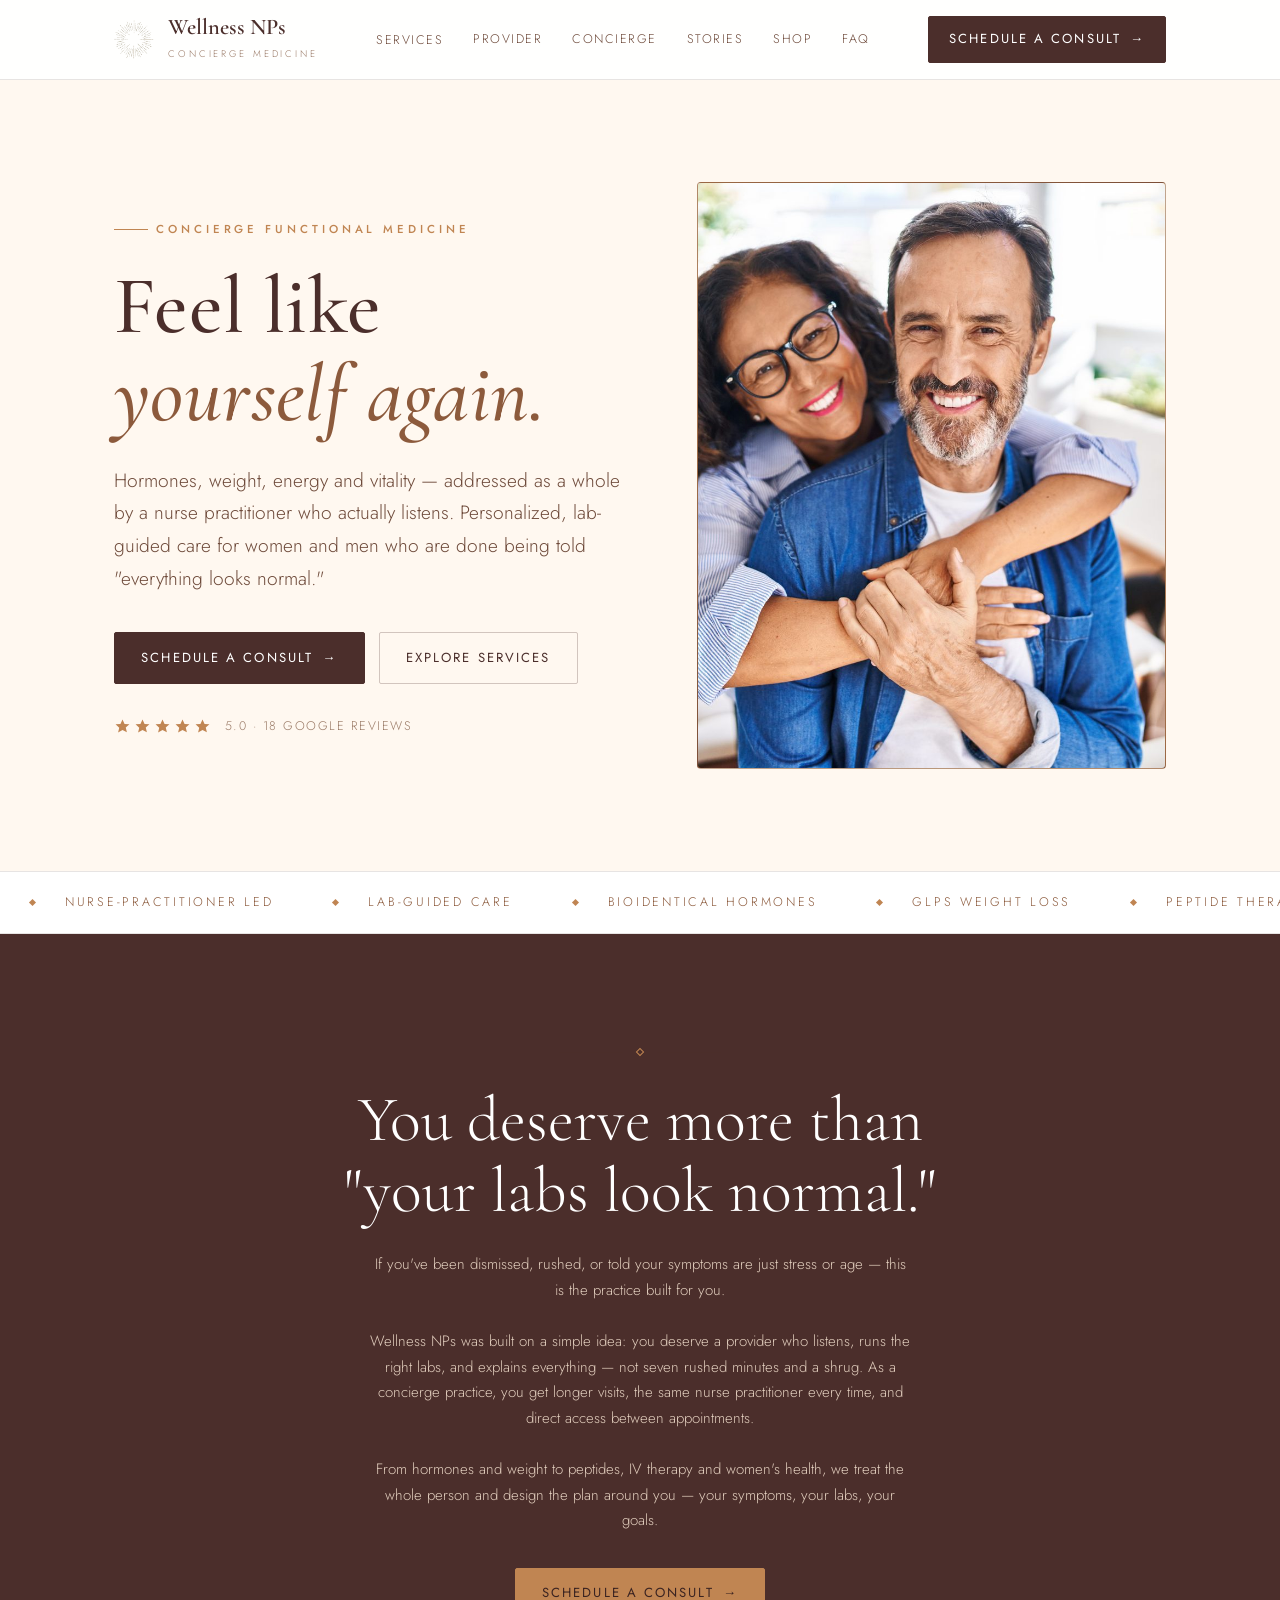
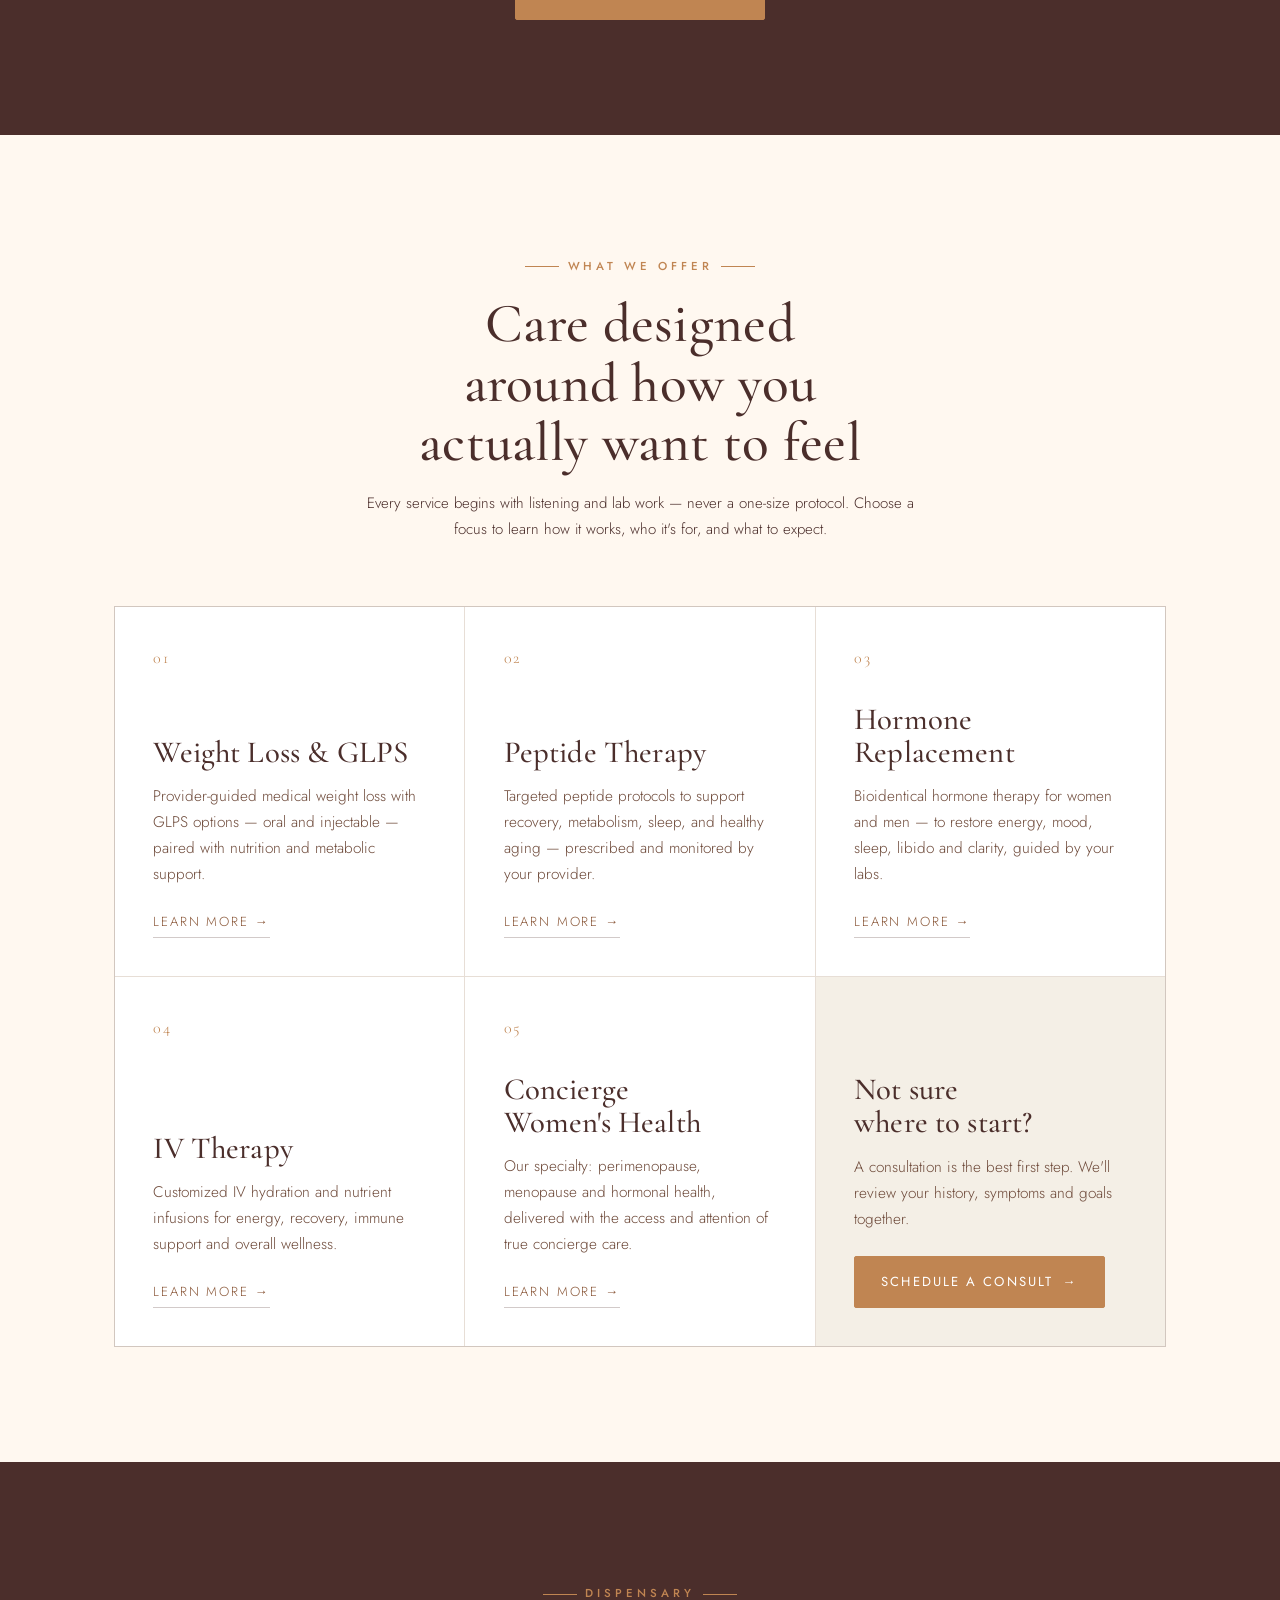
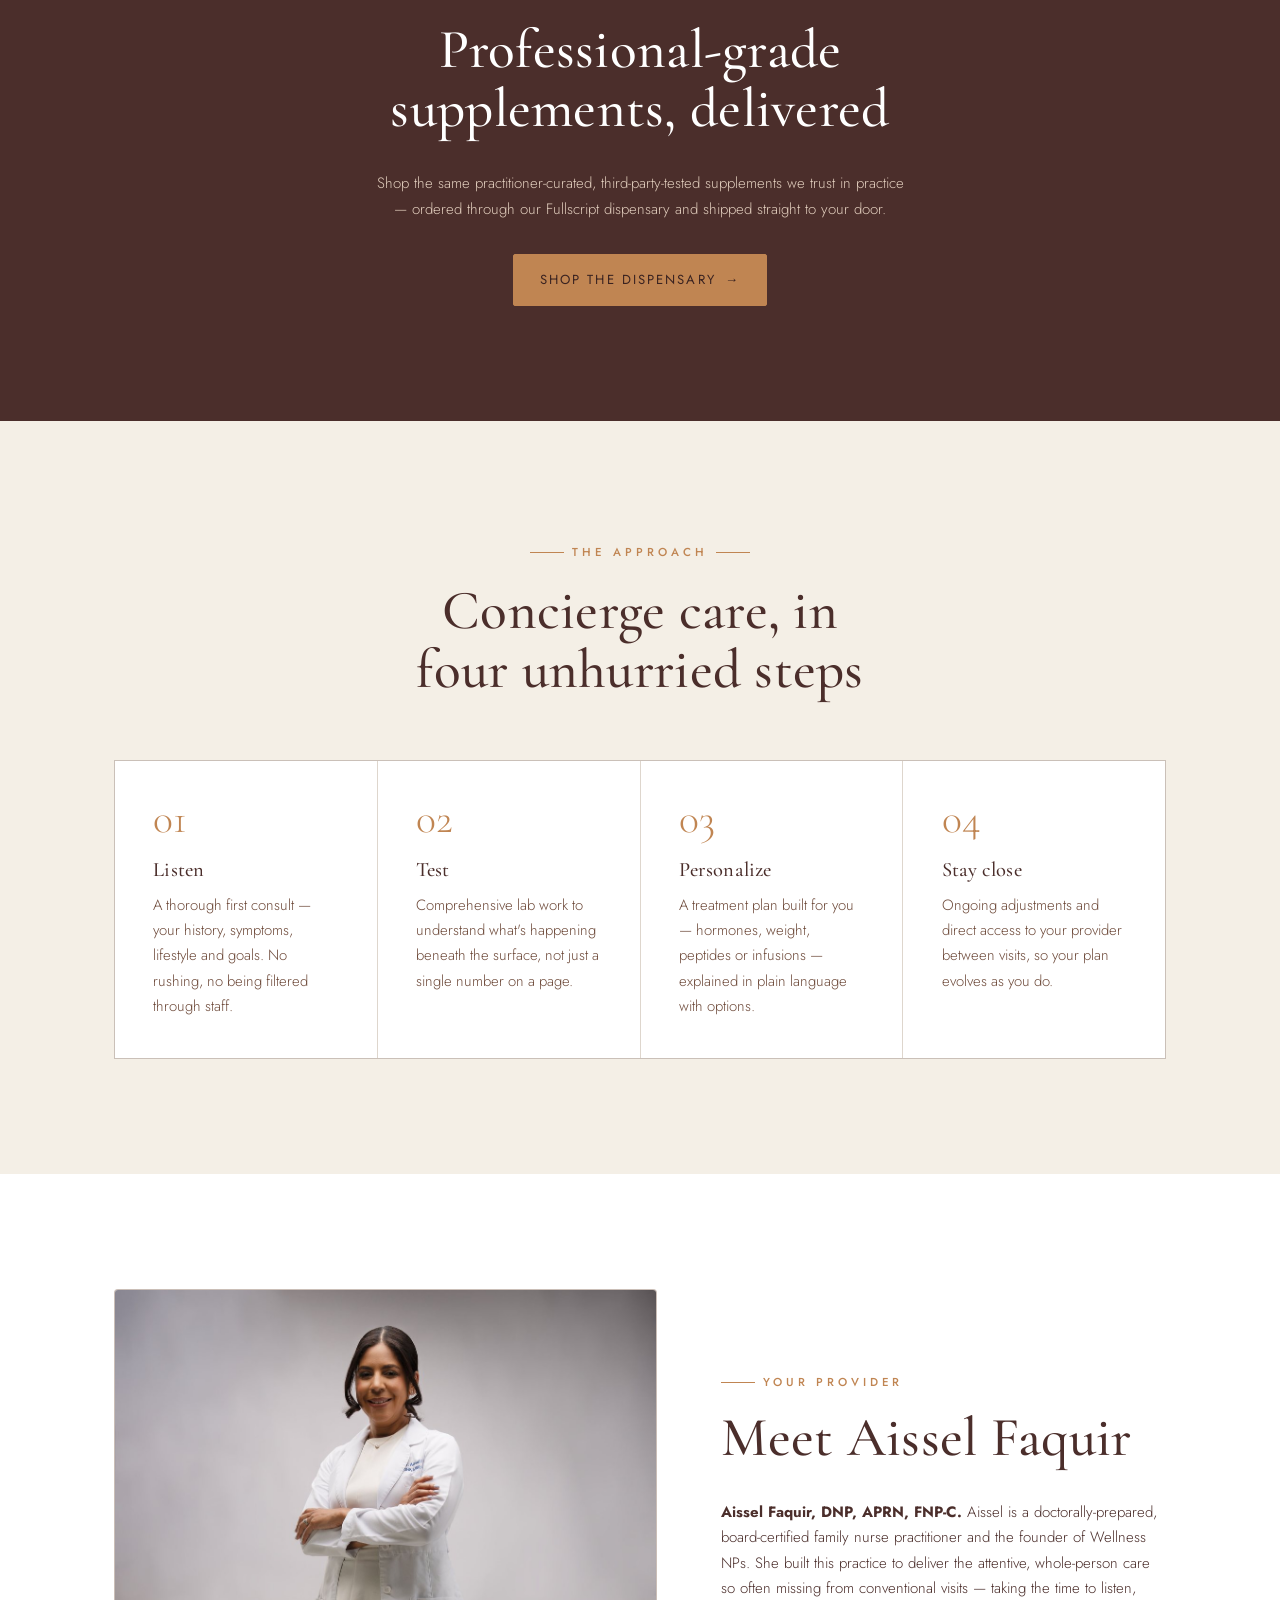
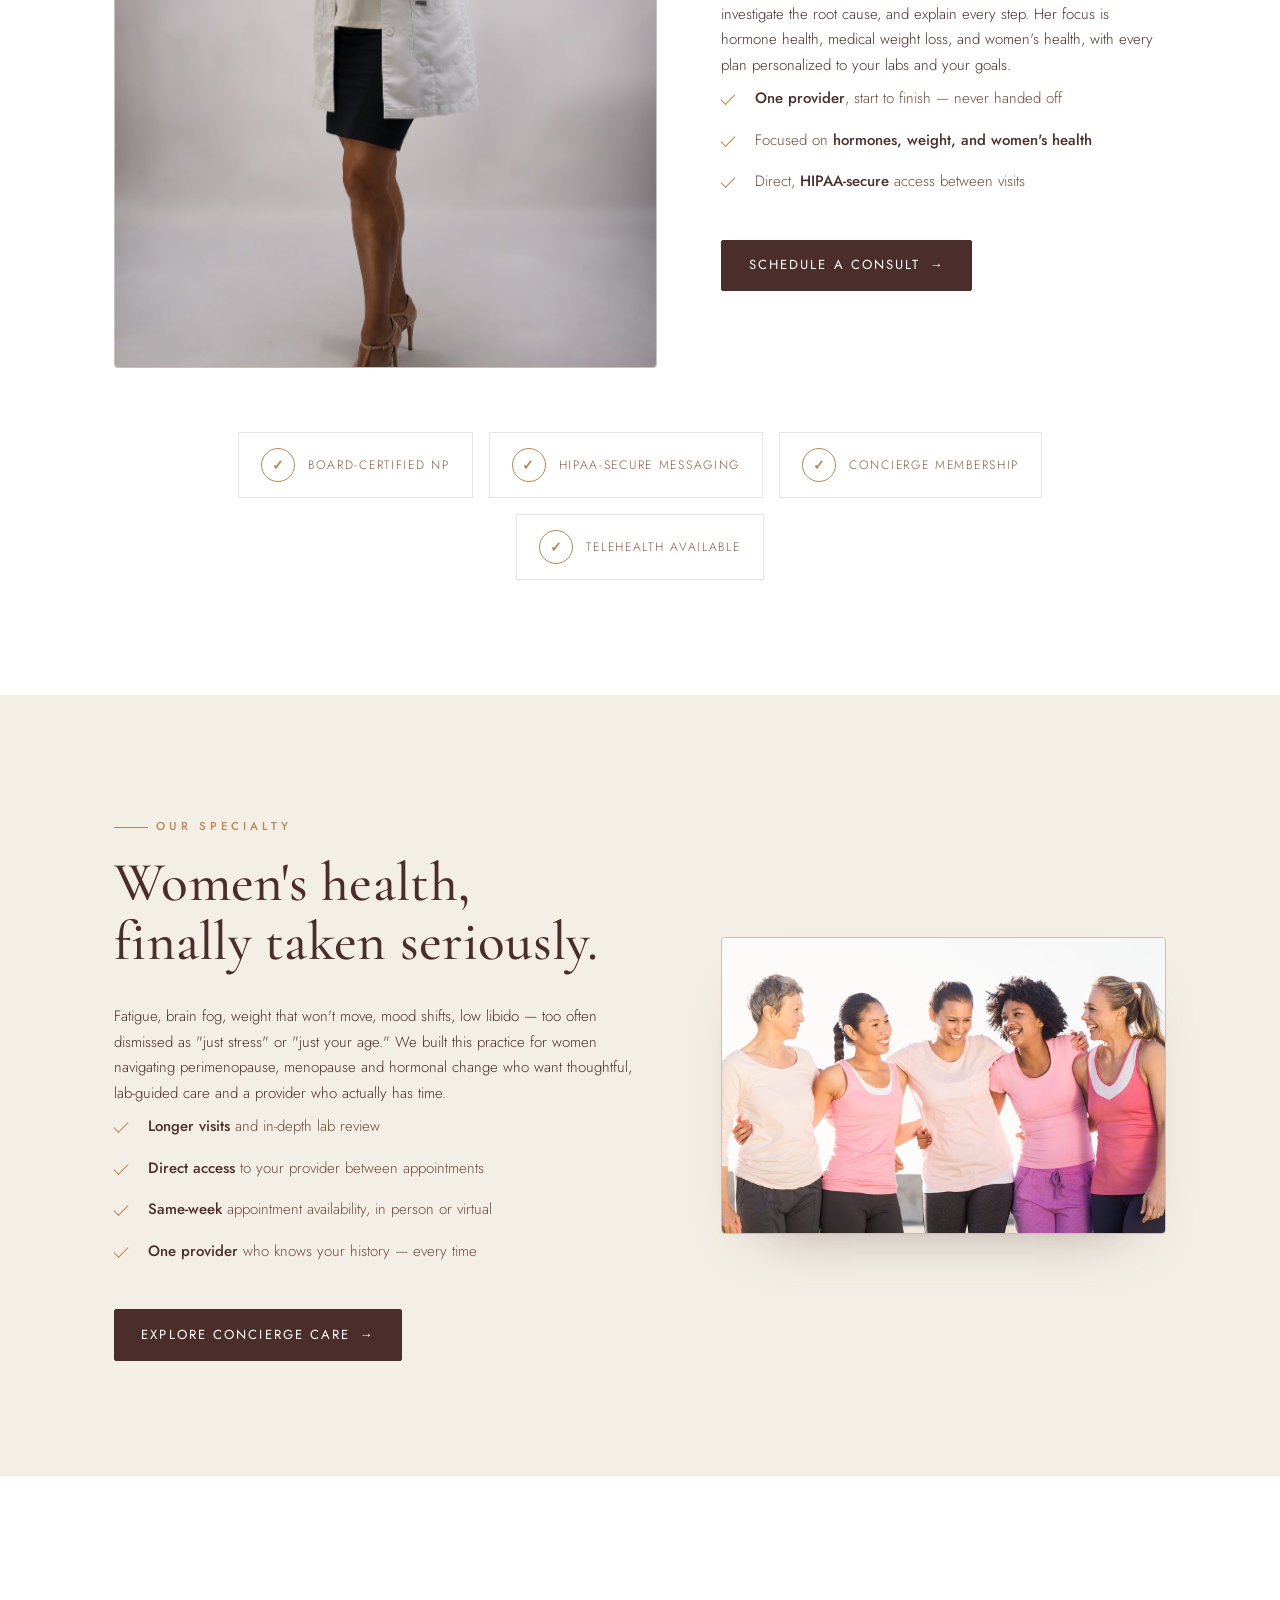
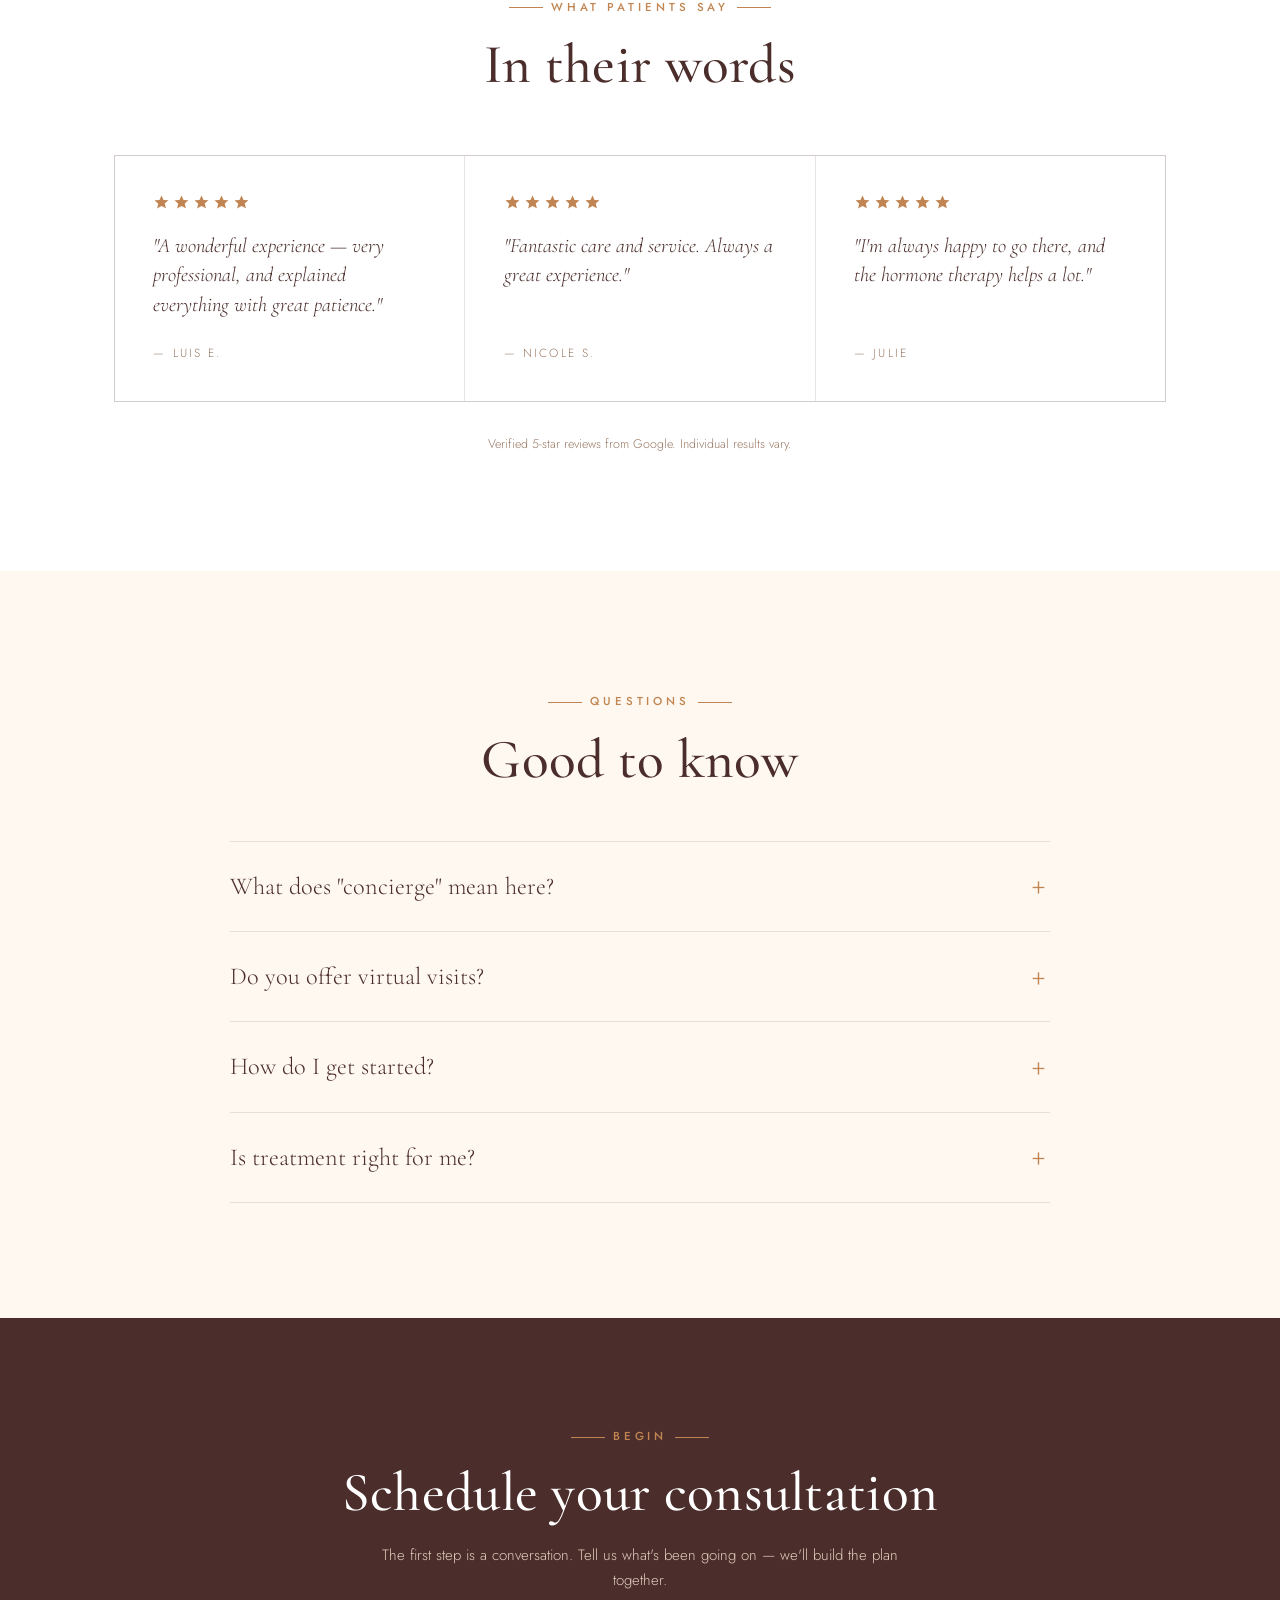
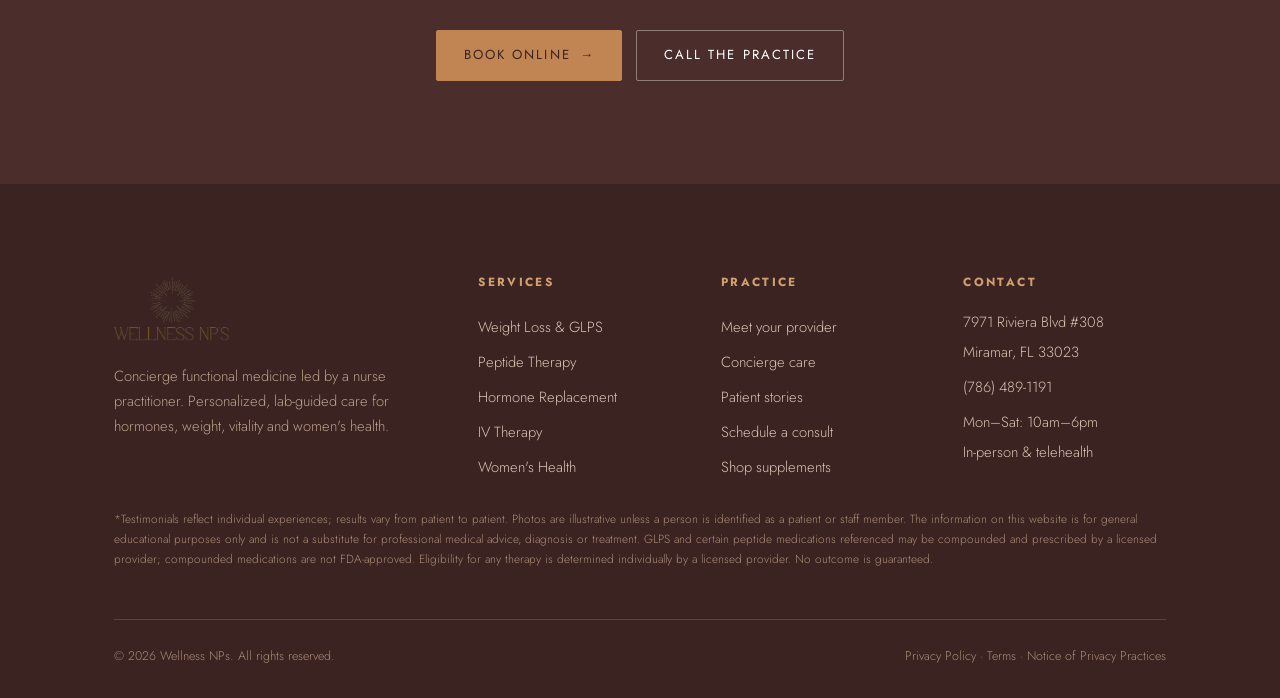
<file: index.html>
<!DOCTYPE html>
<html lang="en">
<head>
<meta charset="UTF-8" />
<meta name="viewport" content="width=device-width, initial-scale=1.0" />

<!-- ====== SEO ====== -->
<title>Wellness NPs | Concierge Hormone, Weight Loss & Women's Health Care</title>
<meta name="description" content="Wellness NPs is a concierge functional-medicine practice led by a nurse practitioner — hormone replacement, medical weight loss with GLPS (oral & injectable), peptide therapy, IV therapy, and women's health. Personalized, unrushed care." />
<meta name="keywords" content="concierge medicine, hormone replacement therapy, GLPS weight loss, semaglutide, tirzepatide, peptide therapy, IV therapy, women's health, perimenopause, menopause, functional medicine, nurse practitioner" />
<link rel="canonical" href="https://www.wellnessnps.com/" />
<meta name="robots" content="index,follow" />
<meta property="og:type" content="website" />
<meta property="og:title" content="Wellness NPs | Concierge Hormone, Weight Loss & Women's Health" />
<meta property="og:description" content="Personalized, unrushed concierge care: hormones, GLPS weight loss, peptides, IV therapy and women's health — led by a nurse practitioner." />
<meta property="og:url" content="https://www.wellnessnps.com/" />
<meta property="og:site_name" content="Wellness NPs" />
<meta name="twitter:card" content="summary_large_image" />

<link rel="icon" type="image/png" href="logo-mark.png" />
<link rel="preconnect" href="https://fonts.googleapis.com" />
<link rel="preconnect" href="https://fonts.gstatic.com" crossorigin />
<link href="https://fonts.googleapis.com/css2?family=Cormorant+Garamond:ital,wght@0,400;0,500;0,600;1,400;1,500&family=Jost:wght@300;400;500;600&display=swap" rel="stylesheet" />
<link rel="stylesheet" href="styles.css" />

<script type="application/ld+json">
{
  "@context":"https://schema.org",
  "@type":"MedicalClinic",
  "name":"Wellness NPs",
  "description":"Concierge functional-medicine practice led by a nurse practitioner, offering hormone replacement therapy, medical weight loss with GLPS medications, peptide therapy, IV therapy, and women's health care.",
  "url":"https://www.wellnessnps.com/",
  "logo":"https://www.wellnessnps.com/logo.png",
  "telephone":"(786) 489-1191",
  "priceRange":"$$$",
  "openingHours":"Mo-Sa 10:00-18:00",
  "image":"https://www.wellnessnps.com/og-image.jpg",
  "address":{"@type":"PostalAddress","streetAddress":"7971 Riviera Blvd #308","addressLocality":"Miramar","addressRegion":"FL","postalCode":"33023","addressCountry":"US"},
  "founder":{"@type":"Person","name":"Aissel Faquir","jobTitle":"DNP, APRN, FNP-C"},
  "aggregateRating":{"@type":"AggregateRating","ratingValue":"5.0","reviewCount":"18"},
  "medicalSpecialty":["Endocrine","PrimaryCare","Gynecologic"],
  "availableService":[
    {"@type":"MedicalProcedure","name":"Hormone Replacement Therapy"},
    {"@type":"MedicalProcedure","name":"Medical Weight Loss (GLPS)"},
    {"@type":"MedicalProcedure","name":"Peptide Therapy"},
    {"@type":"MedicalProcedure","name":"IV Therapy"},
    {"@type":"MedicalProcedure","name":"Concierge Women's Health"}
  ]
}
</script>
</head>
<body>

<!-- ============ HEADER ============ -->
<header class="site-header">
  <div class="container nav">
    <a class="brand" href="index.html" aria-label="Wellness NPs home">
      <img class="brand-logo-mark" src="logo-mark.png" alt="" />
      <span><span class="brand-name">Wellness NPs</span><span class="brand-sub">Concierge Medicine</span></span>
    </a>
    <nav class="nav-links" aria-label="Primary">
      <div class="has-sub">
        <a href="#services" aria-haspopup="true">Services</a>
        <div class="submenu" role="menu">
          <a href="weight-loss.html">Weight Loss &amp; GLPS</a>
          <a href="peptides.html">Peptide Therapy</a>
          <a href="hormone-replacement.html">Hormone Replacement</a>
          <a href="iv-therapy.html">IV Therapy</a>
          <a href="concierge-womens-health.html">Concierge Women's Health</a>
        </div>
      </div>
      <a href="#provider">Provider</a>
      <a href="#concierge">Concierge</a>
      <a href="#stories">Stories</a>
      <a href="#dispensary">Shop</a>
      <a href="#faq">FAQ</a>
    </nav>
    <div class="nav-cta">
      <a class="btn" href="#consult">Schedule a consult <span class="arrow">&rarr;</span></a>
      <button class="nav-toggle" aria-label="Menu" aria-expanded="false"><span></span><span></span><span></span></button>
    </div>
  </div>
</header>

<main>

<!-- ============ HERO ============ -->
<section class="hero">
  <div class="container hero-inner">
    <div class="reveal">
      <span class="eyebrow">Concierge Functional Medicine</span>
      <h1>Feel like<br><span class="serif-accent">yourself again.</span></h1>
      <p class="lede">Hormones, weight, energy and vitality — addressed as a whole by a nurse practitioner who actually listens. Personalized, lab-guided care for women and men who are done being told "everything looks normal."</p>
      <div class="btn-row">
        <a class="btn" href="#consult">Schedule a consult <span class="arrow">&rarr;</span></a>
        <a class="btn btn--ghost" href="#services">Explore services</a>
      </div>
      <div class="rating">
        <span class="stars" aria-hidden="true">
          <svg viewBox="0 0 24 24"><path d="M12 2l2.9 6.3 6.9.6-5.2 4.5 1.6 6.8L12 17l-6.2 3.5 1.6-6.8L2.2 8.9l6.9-.6z"/></svg>
          <svg viewBox="0 0 24 24"><path d="M12 2l2.9 6.3 6.9.6-5.2 4.5 1.6 6.8L12 17l-6.2 3.5 1.6-6.8L2.2 8.9l6.9-.6z"/></svg>
          <svg viewBox="0 0 24 24"><path d="M12 2l2.9 6.3 6.9.6-5.2 4.5 1.6 6.8L12 17l-6.2 3.5 1.6-6.8L2.2 8.9l6.9-.6z"/></svg>
          <svg viewBox="0 0 24 24"><path d="M12 2l2.9 6.3 6.9.6-5.2 4.5 1.6 6.8L12 17l-6.2 3.5 1.6-6.8L2.2 8.9l6.9-.6z"/></svg>
          <svg viewBox="0 0 24 24"><path d="M12 2l2.9 6.3 6.9.6-5.2 4.5 1.6 6.8L12 17l-6.2 3.5 1.6-6.8L2.2 8.9l6.9-.6z"/></svg>
        </span>
        <span class="rtext">5.0 &middot; 18 Google reviews</span>
      </div>
    </div>
    <div class="hero-figure reveal">
      <img class="ph-img" src="hero.jpg" alt="A happy mature couple embracing at home" style="object-position:50% 32%" />
    </div>
  </div>
</section>

<!-- ============ TRUST MARQUEE ============ -->
<section class="marquee" aria-label="What we offer">
  <div class="marquee-track">
    <span class="marquee-item">Nurse-Practitioner Led</span>
    <span class="marquee-item">Lab-Guided Care</span>
    <span class="marquee-item">Bioidentical Hormones</span>
    <span class="marquee-item">GLPS Weight Loss</span>
    <span class="marquee-item">Peptide Therapy</span>
    <span class="marquee-item">IV Therapy</span>
    <span class="marquee-item">HIPAA-Secure Messaging</span>
    <span class="marquee-item">Same-Week Appointments</span>
    <span class="marquee-item">Telehealth &amp; In-Person</span>
    <span class="marquee-item">Nurse-Practitioner Led</span>
    <span class="marquee-item">Lab-Guided Care</span>
    <span class="marquee-item">Bioidentical Hormones</span>
    <span class="marquee-item">GLPS Weight Loss</span>
    <span class="marquee-item">Peptide Therapy</span>
    <span class="marquee-item">IV Therapy</span>
    <span class="marquee-item">HIPAA-Secure Messaging</span>
    <span class="marquee-item">Same-Week Appointments</span>
    <span class="marquee-item">Telehealth &amp; In-Person</span>
  </div>
</section>

<!-- ============ STATEMENT ============ -->
<section class="section bg-dark">
  <div class="container statement reveal">
    <div class="rule" style="margin-bottom:30px"><span class="node"></span></div>
    <p class="big">You deserve more than<br>"your labs look normal."</p>
    <p class="measure">If you've been dismissed, rushed, or told your symptoms are just stress or age — this is the practice built for you.</p>
    <p class="measure">Wellness NPs was built on a simple idea: you deserve a provider who listens, runs the right labs, and explains everything — not seven rushed minutes and a shrug. As a concierge practice, you get longer visits, the same nurse practitioner every time, and direct access between appointments.</p>
    <p class="measure">From hormones and weight to peptides, IV therapy and women's health, we treat the whole person and design the plan around you — your symptoms, your labs, your goals.</p>
    <div class="btn-row" style="justify-content:center;margin-top:34px"><a class="btn btn--onDark" href="https://nzainadine.github.io/WellnessNPs/#consult">Schedule a consult <span class="arrow">&rarr;</span></a></div>
  </div>
</section>

<!-- ============ SERVICES ============ -->
<section class="section" id="services">
  <div class="container">
    <div class="sec-head center reveal">
      <span class="eyebrow center">What we offer</span>
      <h2>Care designed around how you actually want to feel</h2>
      <p>Every service begins with listening and lab work — never a one-size protocol. Choose a focus to learn how it works, who it's for, and what to expect.</p>
    </div>
    <div class="svc-grid">
      <a class="svc-card reveal" href="weight-loss.html"><span class="idx">01</span><h3>Weight Loss &amp; GLPS</h3><p>Provider-guided medical weight loss with GLPS options — oral and injectable — paired with nutrition and metabolic support.</p><span class="tlink">Learn more &rarr;</span></a>
      <a class="svc-card reveal" href="peptides.html"><span class="idx">02</span><h3>Peptide Therapy</h3><p>Targeted peptide protocols to support recovery, metabolism, sleep, and healthy aging — prescribed and monitored by your provider.</p><span class="tlink">Learn more &rarr;</span></a>
      <a class="svc-card reveal" href="hormone-replacement.html"><span class="idx">03</span><h3>Hormone Replacement</h3><p>Bioidentical hormone therapy for women and men — to restore energy, mood, sleep, libido and clarity, guided by your labs.</p><span class="tlink">Learn more &rarr;</span></a>
      <a class="svc-card reveal" href="iv-therapy.html"><span class="idx">04</span><h3>IV Therapy</h3><p>Customized IV hydration and nutrient infusions for energy, recovery, immune support and overall wellness.</p><span class="tlink">Learn more &rarr;</span></a>
      <a class="svc-card reveal" href="concierge-womens-health.html"><span class="idx">05</span><h3>Concierge Women's Health</h3><p>Our specialty: perimenopause, menopause and hormonal health, delivered with the access and attention of true concierge care.</p><span class="tlink">Learn more &rarr;</span></a>
      <div class="svc-card reveal" style="background:var(--cream-2);justify-content:center">
        <h3 style="padding-top:0">Not sure where to start?</h3>
        <p>A consultation is the best first step. We'll review your history, symptoms and goals together.</p>
        <a class="btn btn--gold" style="margin-top:24px;align-self:flex-start" href="#consult">Schedule a consult <span class="arrow">&rarr;</span></a>
      </div>
    </div>
  </div>
</section>

<!-- ============ DISPENSARY (FULLSCRIPT) ============ -->
<section class="section bg-dark" id="dispensary">
  <div class="container center">
    <div class="reveal" style="max-width:720px;margin-inline:auto">
      <span class="eyebrow center">Dispensary</span>
      <h2 class="mt-1">Professional-grade supplements, delivered</h2>
      <p class="measure mt-2" style="margin-inline:auto">Shop the same practitioner-curated, third-party-tested supplements we trust in practice — ordered through our Fullscript dispensary and shipped straight to your door.</p>
      <div class="btn-row" style="justify-content:center;margin-top:32px">
        <a class="btn btn--onDark" href="https://us.fullscript.com/welcome/afaquir" target="_blank" rel="noopener">Shop the dispensary <span class="arrow">&rarr;</span></a>
      </div>
    </div>
  </div>
</section>

<!-- ============ APPROACH ============ -->
<section class="section bg-cream2" id="approach">
  <div class="container">
    <div class="sec-head center reveal"><span class="eyebrow center">The approach</span><h2>Concierge care, in four unhurried steps</h2></div>
    <div class="steps">
      <div class="step reveal"><div class="s-no">01</div><h4>Listen</h4><p>A thorough first consult — your history, symptoms, lifestyle and goals. No rushing, no being filtered through staff.</p></div>
      <div class="step reveal"><div class="s-no">02</div><h4>Test</h4><p>Comprehensive lab work to understand what's happening beneath the surface, not just a single number on a page.</p></div>
      <div class="step reveal"><div class="s-no">03</div><h4>Personalize</h4><p>A treatment plan built for you — hormones, weight, peptides or infusions — explained in plain language with options.</p></div>
      <div class="step reveal"><div class="s-no">04</div><h4>Stay close</h4><p>Ongoing adjustments and direct access to your provider between visits, so your plan evolves as you do.</p></div>
    </div>
  </div>
</section>

<!-- ============ PROVIDER ============ -->
<section class="section bg-white" id="provider">
  <div class="container split split--narrow">
    <div class="provider-photo reveal">
      <img class="ph-img" src="provider.jpg" alt="Aissel Faquir, DNP, APRN, FNP-C — nurse practitioner and founder of Wellness NPs" />
    </div>
    <div class="reveal">
      <span class="eyebrow">Your provider</span>
      <h2 class="mt-1">Meet Aissel Faquir</h2>
      <p class="mt-2"><strong>Aissel Faquir, DNP, APRN, FNP-C.</strong> Aissel is a doctorally-prepared, board-certified family nurse practitioner and the founder of Wellness NPs. She built this practice to deliver the attentive, whole-person care so often missing from conventional visits — taking the time to listen, investigate the root cause, and explain every step. Her focus is hormone health, medical weight loss, and women's health, with every plan personalized to your labs and your goals.</p>
      <ul class="checks mt-2">
        <li><strong>One provider</strong>, start to finish &mdash; never handed off</li>
        <li>Focused on <strong>hormones, weight, and women's health</strong></li>
        <li>Direct, <strong>HIPAA-secure</strong> access between visits</li>
      </ul>
      <div class="btn-row mt-3"><a class="btn" href="#consult">Schedule a consult <span class="arrow">&rarr;</span></a></div>
    </div>
  </div>
  <div class="container">
    <div class="awards reveal" style="margin-top:clamp(40px,5vw,64px)">
      <div class="award"><span class="seal">&#10003;</span><span class="a-t">Board-Certified NP</span></div>
      <div class="award"><span class="seal">&#10003;</span><span class="a-t">HIPAA-Secure Messaging</span></div>
      <div class="award"><span class="seal">&#10003;</span><span class="a-t">Concierge Membership</span></div>
      <div class="award"><span class="seal">&#10003;</span><span class="a-t">Telehealth Available</span></div>
    </div>
  </div>
</section>

<!-- ============ CONCIERGE / WOMEN'S HEALTH ============ -->
<section class="section bg-cream2" id="concierge">
  <div class="container split split--narrow">
    <div class="reveal">
      <span class="eyebrow">Our specialty</span>
      <h2 class="mt-1">Women's health,<br>finally taken seriously.</h2>
      <p class="mt-2">Fatigue, brain fog, weight that won't move, mood shifts, low libido — too often dismissed as "just stress" or "just your age." We built this practice for women navigating perimenopause, menopause and hormonal change who want thoughtful, lab-guided care and a provider who actually has time.</p>
      <ul class="checks mt-2">
        <li><strong>Longer visits</strong> and in-depth lab review</li>
        <li><strong>Direct access</strong> to your provider between appointments</li>
        <li><strong>Same-week</strong> appointment availability, in person or virtual</li>
        <li><strong>One provider</strong> who knows your history — every time</li>
      </ul>
      <div class="btn-row mt-3"><a class="btn" href="concierge-womens-health.html">Explore concierge care <span class="arrow">&rarr;</span></a></div>
    </div>
    <div class="photo-frame reveal">
      <img src="womens-health.jpg" alt="Women's health and hormonal care at Wellness NPs" />
    </div>
  </div>
</section>

<!-- ============ STORIES / TESTIMONIALS ============ -->
<section class="section bg-white" id="stories">
  <div class="container">
    <div class="sec-head center reveal"><span class="eyebrow center">What patients say</span><h2>In their words</h2></div>
    <div class="tcards">
      <div class="tcard reveal">
        <span class="stars" aria-hidden="true">
          <svg viewBox="0 0 24 24"><path d="M12 2l2.9 6.3 6.9.6-5.2 4.5 1.6 6.8L12 17l-6.2 3.5 1.6-6.8L2.2 8.9l6.9-.6z"/></svg>
          <svg viewBox="0 0 24 24"><path d="M12 2l2.9 6.3 6.9.6-5.2 4.5 1.6 6.8L12 17l-6.2 3.5 1.6-6.8L2.2 8.9l6.9-.6z"/></svg>
          <svg viewBox="0 0 24 24"><path d="M12 2l2.9 6.3 6.9.6-5.2 4.5 1.6 6.8L12 17l-6.2 3.5 1.6-6.8L2.2 8.9l6.9-.6z"/></svg>
          <svg viewBox="0 0 24 24"><path d="M12 2l2.9 6.3 6.9.6-5.2 4.5 1.6 6.8L12 17l-6.2 3.5 1.6-6.8L2.2 8.9l6.9-.6z"/></svg>
          <svg viewBox="0 0 24 24"><path d="M12 2l2.9 6.3 6.9.6-5.2 4.5 1.6 6.8L12 17l-6.2 3.5 1.6-6.8L2.2 8.9l6.9-.6z"/></svg>
        </span>
        <blockquote>"A wonderful experience — very professional, and explained everything with great patience."</blockquote>
        <div class="who">&mdash; Luis E.</div>
      </div>
      <div class="tcard reveal">
        <span class="stars" aria-hidden="true">
          <svg viewBox="0 0 24 24"><path d="M12 2l2.9 6.3 6.9.6-5.2 4.5 1.6 6.8L12 17l-6.2 3.5 1.6-6.8L2.2 8.9l6.9-.6z"/></svg>
          <svg viewBox="0 0 24 24"><path d="M12 2l2.9 6.3 6.9.6-5.2 4.5 1.6 6.8L12 17l-6.2 3.5 1.6-6.8L2.2 8.9l6.9-.6z"/></svg>
          <svg viewBox="0 0 24 24"><path d="M12 2l2.9 6.3 6.9.6-5.2 4.5 1.6 6.8L12 17l-6.2 3.5 1.6-6.8L2.2 8.9l6.9-.6z"/></svg>
          <svg viewBox="0 0 24 24"><path d="M12 2l2.9 6.3 6.9.6-5.2 4.5 1.6 6.8L12 17l-6.2 3.5 1.6-6.8L2.2 8.9l6.9-.6z"/></svg>
          <svg viewBox="0 0 24 24"><path d="M12 2l2.9 6.3 6.9.6-5.2 4.5 1.6 6.8L12 17l-6.2 3.5 1.6-6.8L2.2 8.9l6.9-.6z"/></svg>
        </span>
        <blockquote>"Fantastic care and service. Always a great experience."</blockquote>
        <div class="who">&mdash; Nicole S.</div>
      </div>
      <div class="tcard reveal">
        <span class="stars" aria-hidden="true">
          <svg viewBox="0 0 24 24"><path d="M12 2l2.9 6.3 6.9.6-5.2 4.5 1.6 6.8L12 17l-6.2 3.5 1.6-6.8L2.2 8.9l6.9-.6z"/></svg>
          <svg viewBox="0 0 24 24"><path d="M12 2l2.9 6.3 6.9.6-5.2 4.5 1.6 6.8L12 17l-6.2 3.5 1.6-6.8L2.2 8.9l6.9-.6z"/></svg>
          <svg viewBox="0 0 24 24"><path d="M12 2l2.9 6.3 6.9.6-5.2 4.5 1.6 6.8L12 17l-6.2 3.5 1.6-6.8L2.2 8.9l6.9-.6z"/></svg>
          <svg viewBox="0 0 24 24"><path d="M12 2l2.9 6.3 6.9.6-5.2 4.5 1.6 6.8L12 17l-6.2 3.5 1.6-6.8L2.2 8.9l6.9-.6z"/></svg>
          <svg viewBox="0 0 24 24"><path d="M12 2l2.9 6.3 6.9.6-5.2 4.5 1.6 6.8L12 17l-6.2 3.5 1.6-6.8L2.2 8.9l6.9-.6z"/></svg>
        </span>
        <blockquote>"I'm always happy to go there, and the hormone therapy helps a lot."</blockquote>
        <div class="who">&mdash; Julie</div>
      </div>
    </div>
    <p class="center mt-2" style="font-size:.78rem;color:var(--text-muted);max-width:60ch;margin-inline:auto">Verified 5-star reviews from Google. Individual results vary.</p>
  </div>
</section>

<!-- ============ FAQ ============ -->
<section class="section" id="faq">
  <div class="container">
    <div class="sec-head center reveal"><span class="eyebrow center">Questions</span><h2>Good to know</h2></div>
    <div class="faq reveal">
      <details><summary>What does "concierge" mean here?</summary><div class="ans">It means time and access. You see the same provider each visit, your appointments aren't rushed, and you can message your provider directly between visits through a HIPAA-secure app.</div></details>
      <details><summary>Do you offer virtual visits?</summary><div class="ans">Yes. Many visits can be done virtually, with in-person options available. We'll confirm what's appropriate for your care and which states we're licensed to treat in during your consult.</div></details>
      <details><summary>How do I get started?</summary><div class="ans">Schedule a consultation. We'll review your symptoms, health history and goals, then order any labs needed to build your personalized plan.</div></details>
      <details><summary>Is treatment right for me?</summary><div class="ans">That's exactly what your consultation is for. Eligibility for any therapy is determined individually by a licensed provider based on your history, labs and goals.</div></details>
    </div>
  </div>
</section>

<!-- ============ CONSULT CTA ============ -->
<section class="consult" id="consult">
  <div class="container">
    <div class="reveal">
      <span class="eyebrow center">Begin</span>
      <h2 class="mt-1">Schedule your consultation</h2>
      <p class="measure">The first step is a conversation. Tell us what's been going on — we'll build the plan together.</p>
      <div class="btn-row">
        <a class="btn btn--onDark" href="https://wellnessnps.janeapp.com/locations/the-wellness-nps/book" target="_blank" rel="noopener">Book online <span class="arrow">&rarr;</span></a>
        <a class="btn btn--ghost" style="--fg:var(--ivory);--bd:rgba(251,246,238,.4)" href="tel:+17864891191">Call the practice</a>
      </div>
    </div>
  </div>
</section>

</main>

<!-- ============ FOOTER ============ -->
<footer class="site-footer">
  <div class="container">
    <div class="footer-grid">
      <div class="footer-about">
        <a href="index.html" aria-label="Wellness NPs home"><img class="footer-logo" src="logo.png" alt="Wellness NPs" /></a>
        <p>Concierge functional medicine led by a nurse practitioner. Personalized, lab-guided care for hormones, weight, vitality and women's health.</p>
      </div>
      <div>
        <h5>Services</h5>
        <a href="weight-loss.html">Weight Loss &amp; GLPS</a>
        <a href="peptides.html">Peptide Therapy</a>
        <a href="hormone-replacement.html">Hormone Replacement</a>
        <a href="iv-therapy.html">IV Therapy</a>
        <a href="concierge-womens-health.html">Women's Health</a>
      </div>
      <div>
        <h5>Practice</h5>
        <a href="#provider">Meet your provider</a>
        <a href="#concierge">Concierge care</a>
        <a href="#stories">Patient stories</a>
        <a href="#consult">Schedule a consult</a>
        <a href="https://us.fullscript.com/welcome/afaquir" target="_blank" rel="noopener">Shop supplements</a>
      </div>
      <div class="footer-contact">
        <h5>Contact</h5>
        <p>7971 Riviera Blvd #308</p>
        <p>Miramar, FL 33023</p>
        <p><a href="tel:+17864891191">(786) 489-1191</a></p>
        <p>Mon&ndash;Sat: 10am&ndash;6pm</p>
        <p>In-person &amp; telehealth</p>
      </div>
    </div>
    <p class="disclaimer">
      *Testimonials reflect individual experiences; results vary from patient to patient. Photos are illustrative unless a person is identified as a patient or staff member. The information on this website is for general educational purposes only and is not a substitute for professional medical advice, diagnosis or treatment. GLPS and certain peptide medications referenced may be compounded and prescribed by a licensed provider; compounded medications are not FDA-approved. Eligibility for any therapy is determined individually by a licensed provider. No outcome is guaranteed.
    </p>
    <div class="footer-bottom">
      <span>&copy; <span id="yr">2026</span> Wellness NPs. All rights reserved.</span>
      <span>Privacy Policy &middot; Terms &middot; Notice of Privacy Practices</span>
    </div>
  </div>
</footer>

<script src="main.js"></script>
</body>
</html>
</file>
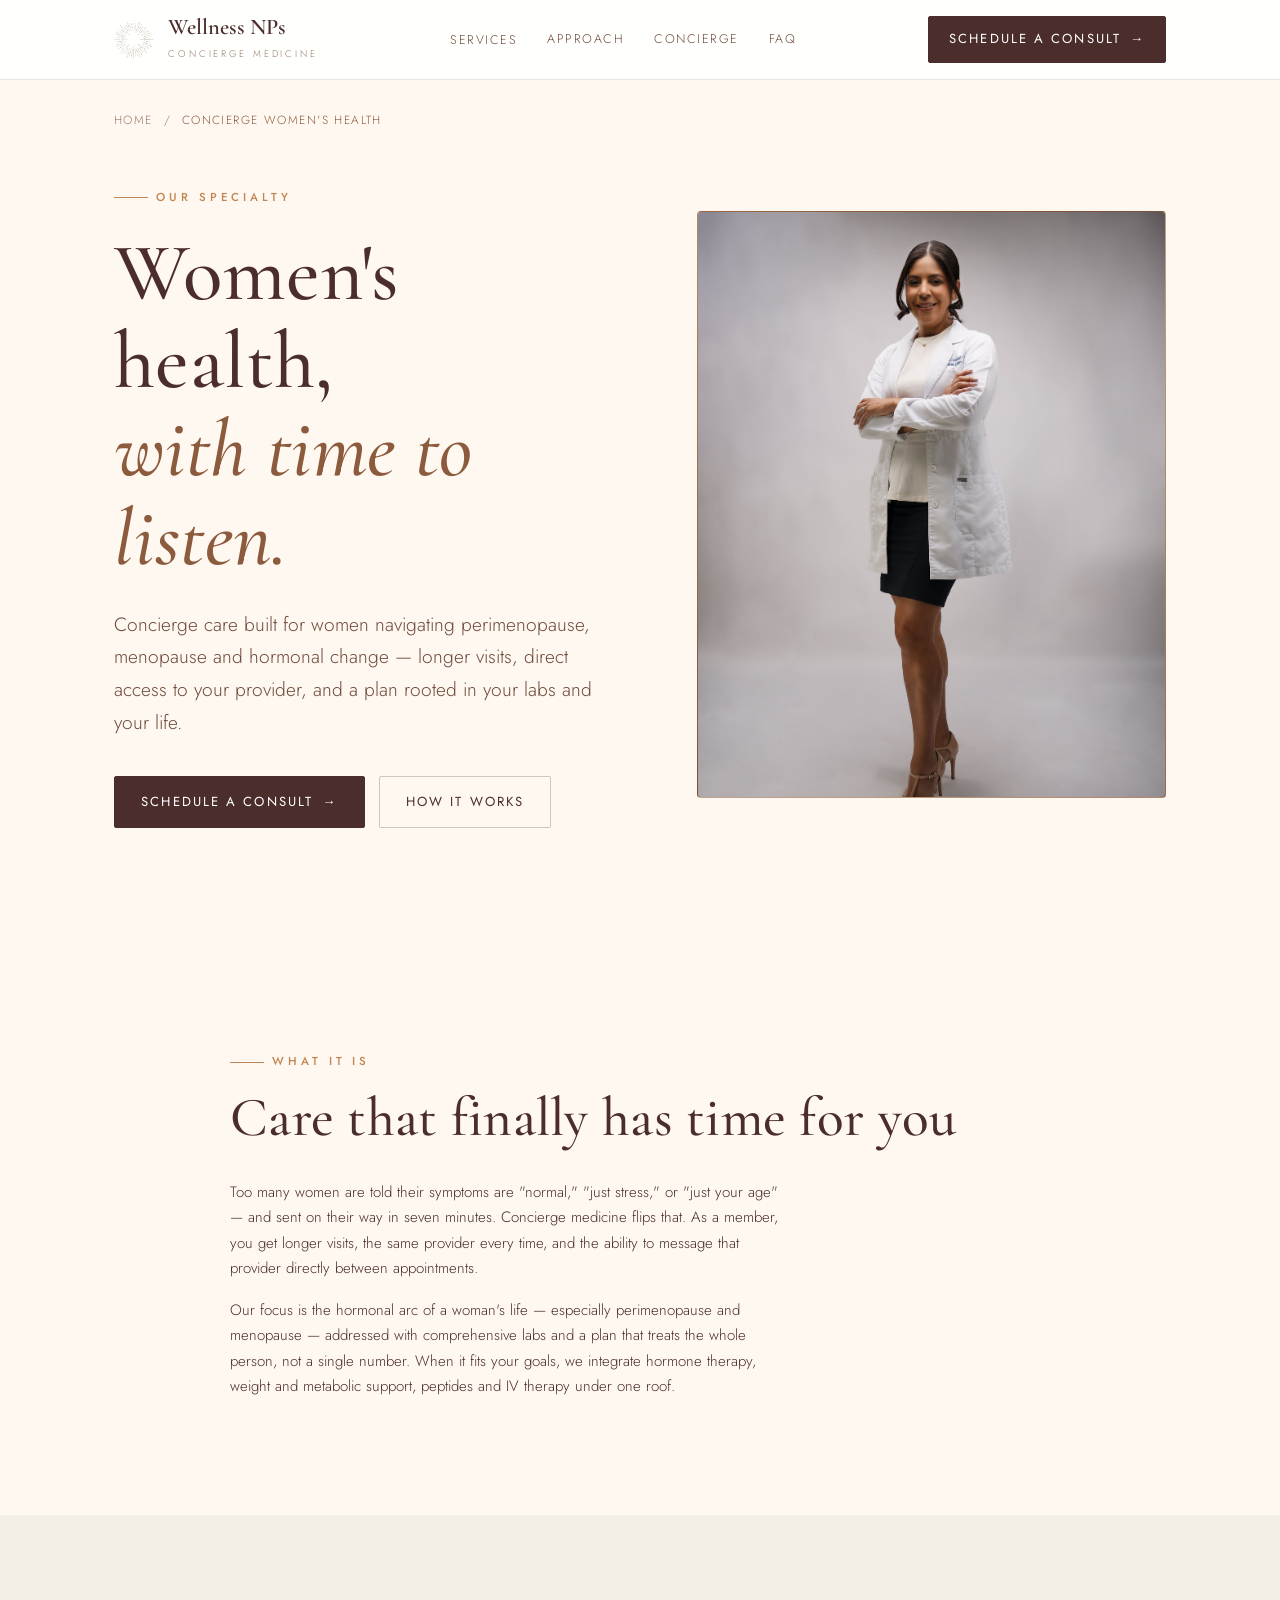
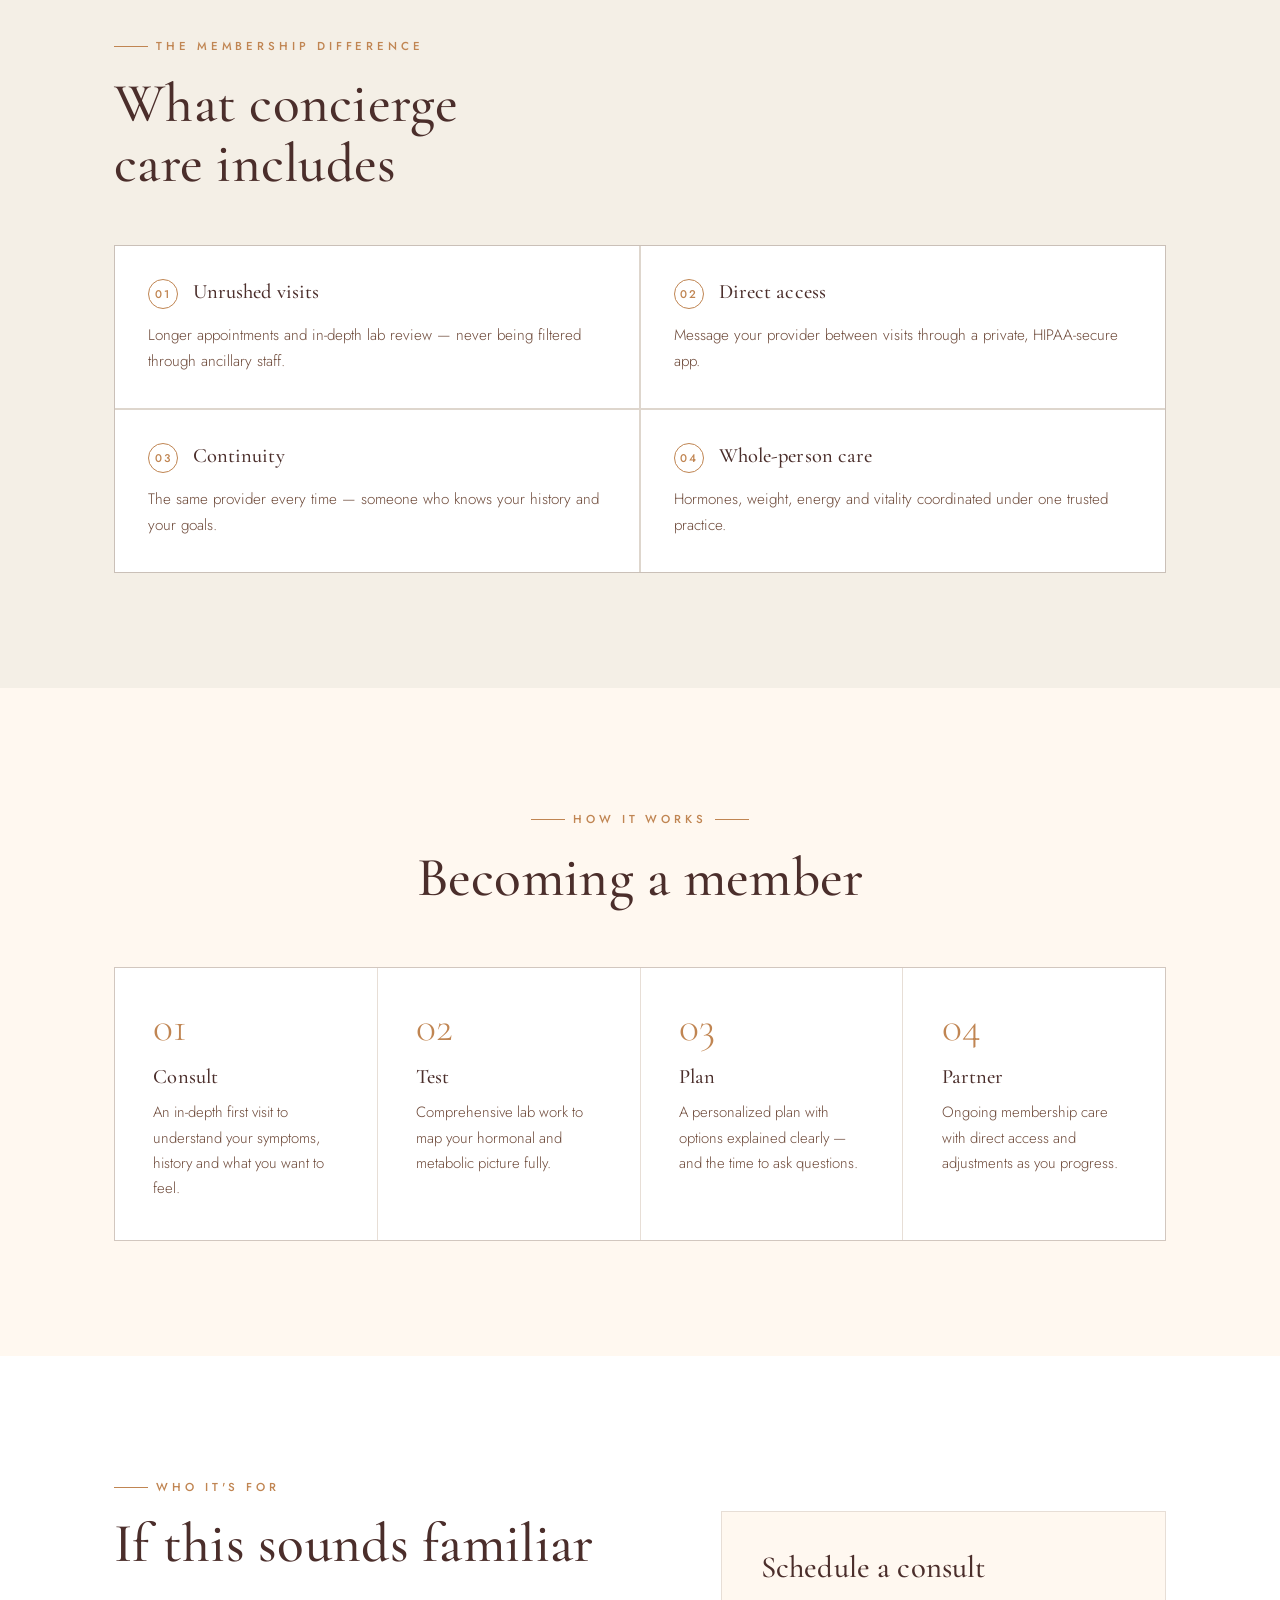
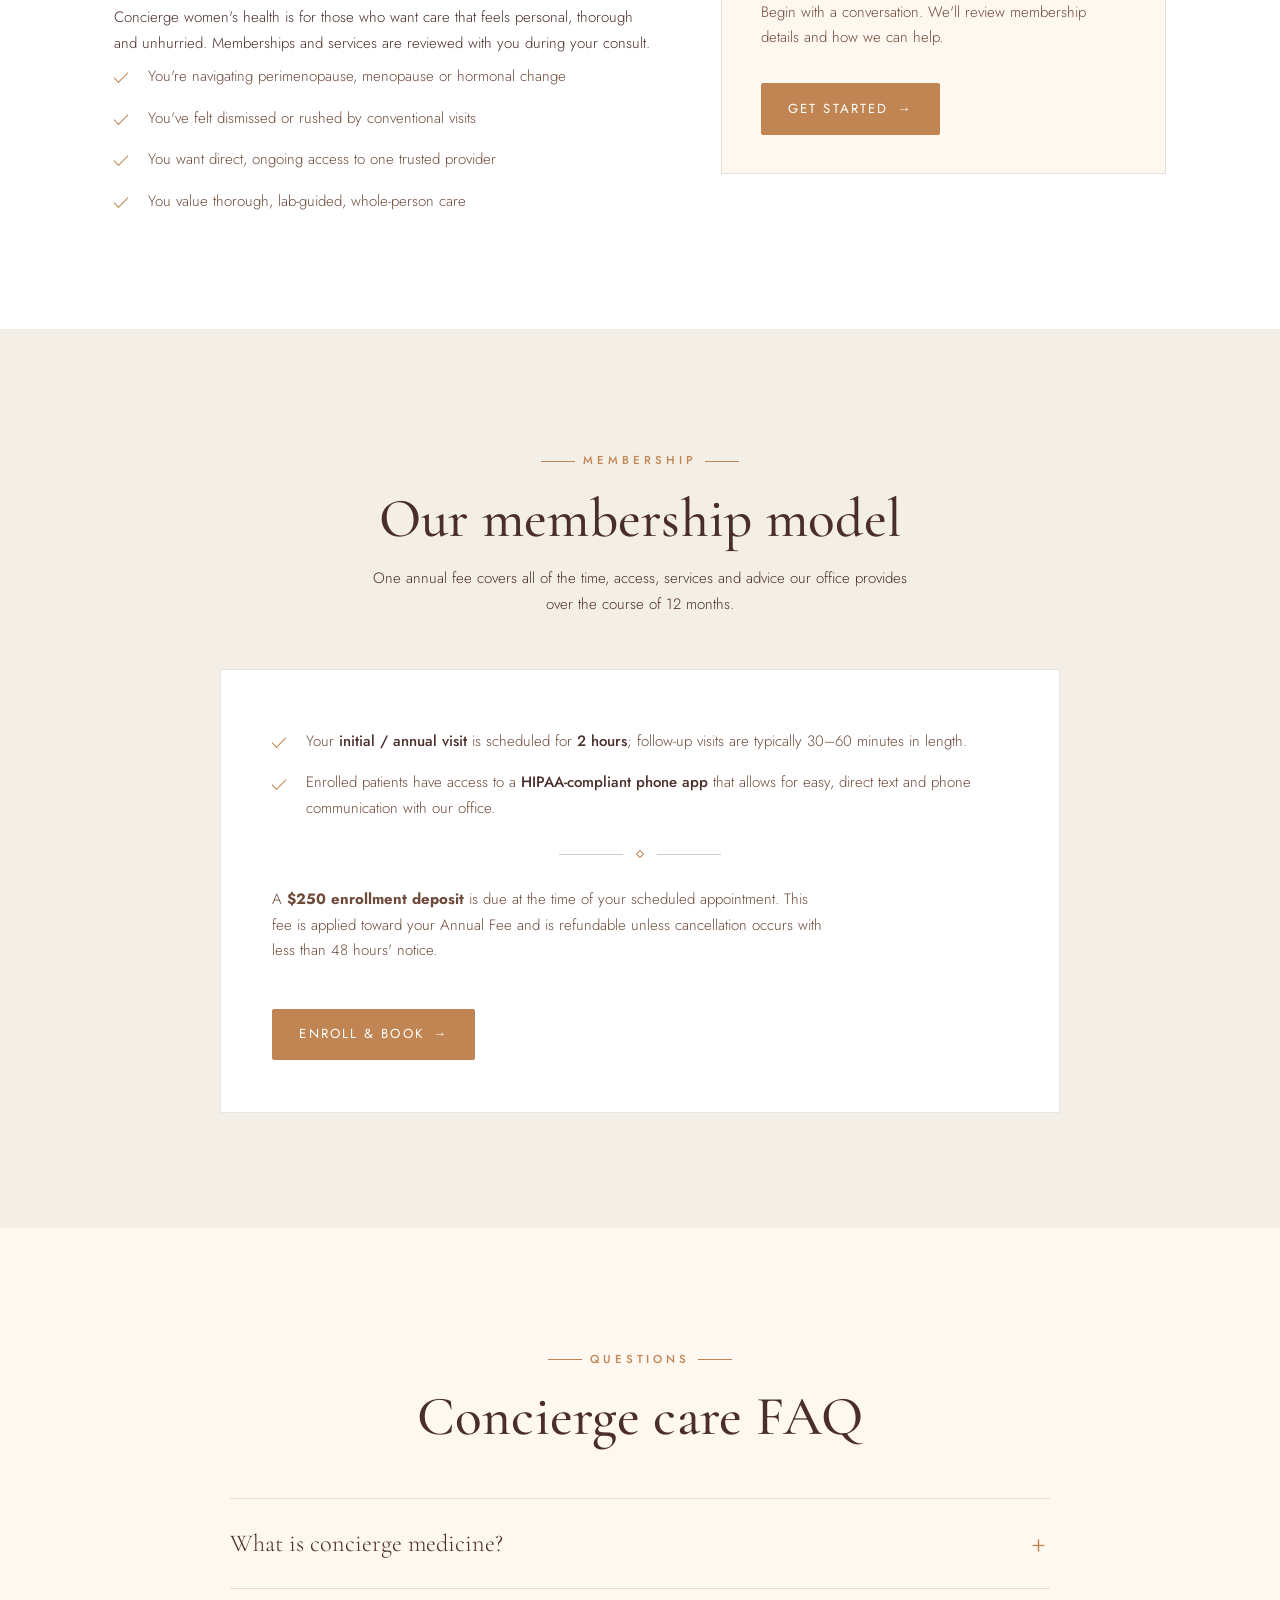
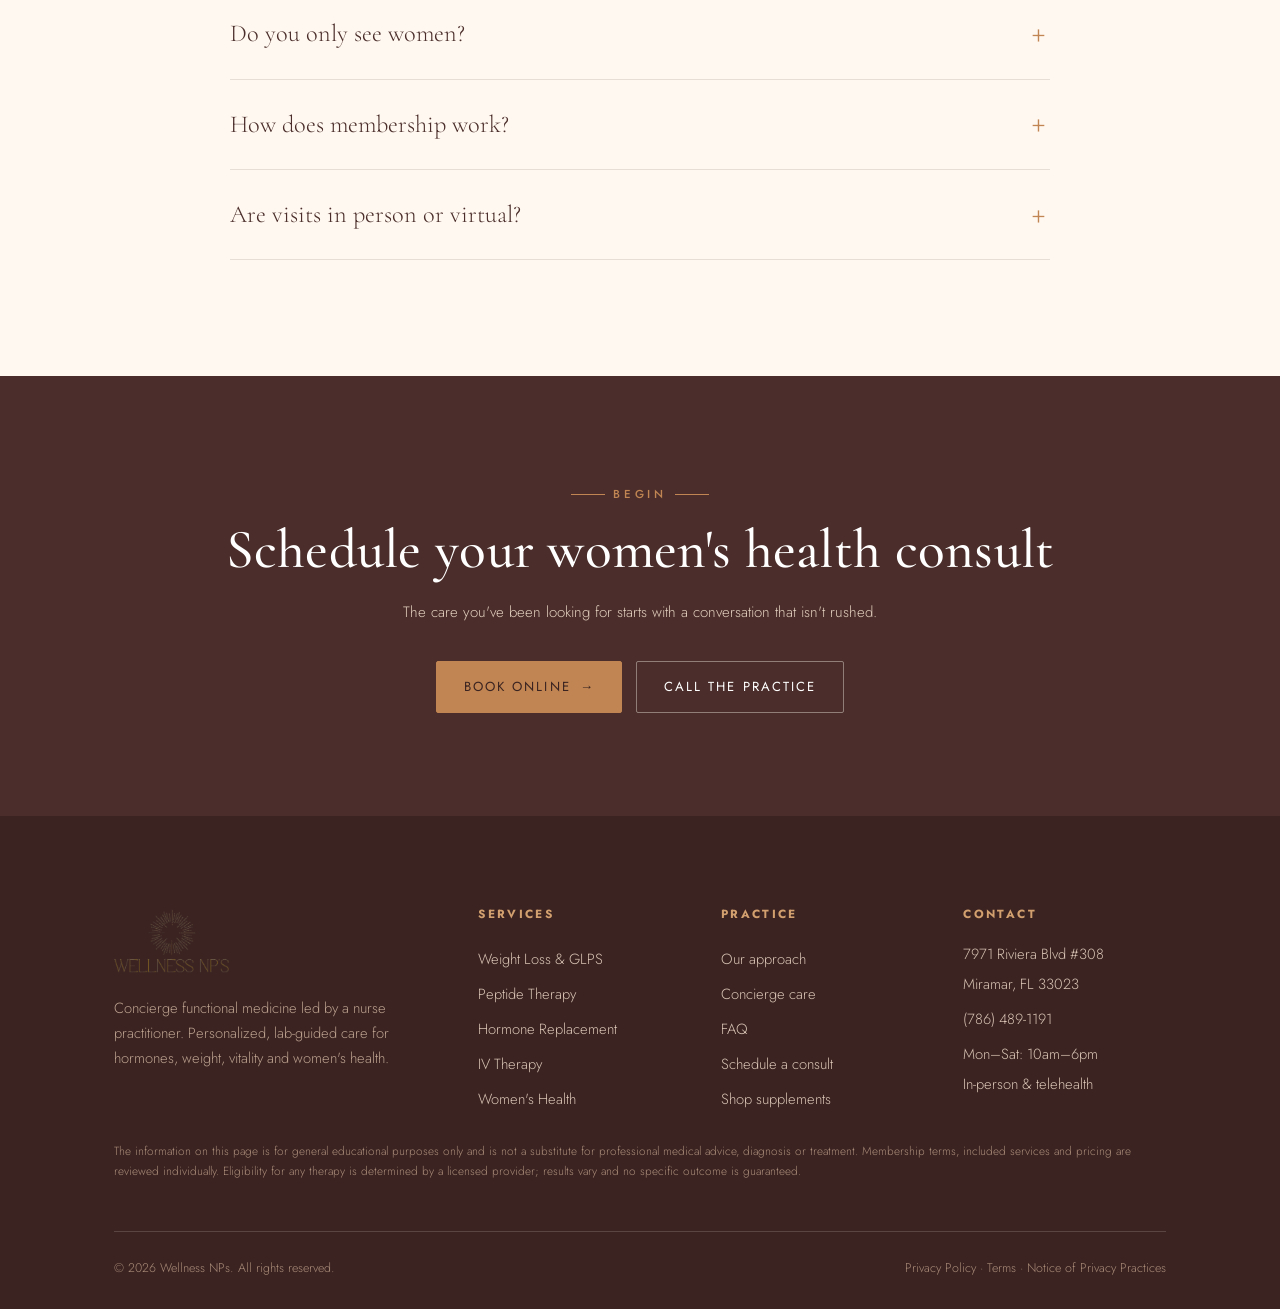
<file: concierge-womens-health.html>
<!DOCTYPE html>
<html lang="en">
<head>
<meta charset="UTF-8" />
<meta name="viewport" content="width=device-width, initial-scale=1.0" />

<title>Concierge Medicine for Women's Health | Perimenopause &amp; Menopause | Wellness NPs</title>
<meta name="description" content="Concierge medicine specializing in women's health — perimenopause, menopause and hormonal change — with longer visits, direct provider access and lab-guided, personalized care. Schedule a consult." />
<meta name="keywords" content="concierge medicine, women's health, perimenopause, menopause, hormonal health, concierge women's health, female hormone care, nurse practitioner women's health, membership medicine" />
<link rel="canonical" href="https://www.wellnessnps.com/concierge-womens-health.html" />
<meta property="og:type" content="article" />
<meta property="og:title" content="Concierge Women's Health | Wellness NPs" />
<meta property="og:description" content="Concierge medicine specializing in women's health — perimenopause, menopause and hormonal change, with time and access." />
<meta property="og:url" content="https://www.wellnessnps.com/concierge-womens-health.html" />

<link rel="preconnect" href="https://fonts.googleapis.com" />
<link rel="preconnect" href="https://fonts.gstatic.com" crossorigin />
<link href="https://fonts.googleapis.com/css2?family=Cormorant+Garamond:ital,wght@0,400;0,500;0,600;1,400;1,500&family=Jost:wght@300;400;500;600&display=swap" rel="stylesheet" />
<link rel="icon" type="image/png" href="logo-mark.png" />
<link rel="stylesheet" href="styles.css" />

<script type="application/ld+json">
{"@context":"https://schema.org","@type":"MedicalBusiness","name":"Wellness NPs — Concierge Women's Health","description":"Concierge medicine specializing in women's health, including perimenopause and menopause, with longer visits and direct provider access.","url":"https://www.wellnessnps.com/concierge-womens-health.html","medicalSpecialty":"Gynecologic","provider":{"@type":"MedicalClinic","name":"Wellness NPs"}}
</script>
<script type="application/ld+json">
{"@context":"https://schema.org","@type":"BreadcrumbList","itemListElement":[
{"@type":"ListItem","position":1,"name":"Home","item":"https://www.wellnessnps.com/"},
{"@type":"ListItem","position":2,"name":"Concierge Women's Health","item":"https://www.wellnessnps.com/concierge-womens-health.html"}]}
</script>
<script type="application/ld+json">
{"@context":"https://schema.org","@type":"FAQPage","mainEntity":[
{"@type":"Question","name":"What is concierge medicine?","acceptedAnswer":{"@type":"Answer","text":"Concierge medicine is a membership-based model offering longer, unrushed visits, the same provider each time, and direct access between appointments."}},
{"@type":"Question","name":"Do you specialize in women's health?","acceptedAnswer":{"@type":"Answer","text":"Yes. Women's health is our specialty, with particular focus on perimenopause, menopause and hormonal change, supported by comprehensive lab work."}}]}
</script>
</head>
<body>

<header class="site-header">
  <div class="container nav">
    <a class="brand" href="index.html" aria-label="Wellness NPs home"><img class="brand-logo-mark" src="logo-mark.png" alt="" /><span><span class="brand-name">Wellness NPs</span><span class="brand-sub">Concierge Medicine</span></span></a>
    <nav class="nav-links" aria-label="Primary">
      <div class="has-sub"><a href="index.html#services" aria-haspopup="true">Services</a>
        <div class="submenu" role="menu">
          <a href="weight-loss.html">Weight Loss &amp; GLPS</a>
          <a href="peptides.html">Peptide Therapy</a>
          <a href="hormone-replacement.html">Hormone Replacement</a>
          <a href="iv-therapy.html">IV Therapy</a>
          <a href="concierge-womens-health.html" aria-current="page">Concierge Women's Health</a>
        </div></div>
      <a href="index.html#approach">Approach</a><a href="index.html#concierge">Concierge</a><a href="index.html#faq">FAQ</a>
    </nav>
    <div class="nav-cta"><a class="btn" href="#consult">Schedule a consult <span class="arrow">&rarr;</span></a>
      <button class="nav-toggle" aria-label="Menu" aria-expanded="false"><span></span><span></span><span></span></button></div>
  </div>
</header>

<main>

<section class="hero">
  <div class="container"><nav class="crumb" aria-label="Breadcrumb"><a href="index.html">Home</a> &nbsp;/&nbsp; <span>Concierge Women's Health</span></nav></div>
  <div class="container hero-inner" style="padding-top:clamp(28px,4vw,52px)">
    <div class="reveal">
      <span class="eyebrow">Our Specialty</span>
      <h1>Women's health,<br><span class="serif-accent">with time to listen.</span></h1>
      <p class="lede">Concierge care built for women navigating perimenopause, menopause and hormonal change — longer visits, direct access to your provider, and a plan rooted in your labs and your life.</p>
      <div class="btn-row"><a class="btn" href="#consult">Schedule a consult <span class="arrow">&rarr;</span></a><a class="btn btn--ghost" href="#how">How it works</a></div>
    </div>
    <div class="hero-figure reveal">
      <img class="ph-img" src="provider.jpg" alt="Aissel Faquir, nurse practitioner specializing in women's health at Wellness NPs" />
    </div>
  </div>
</section>

<section class="section">
  <div class="container split solo">
    <div class="reveal">
      <span class="eyebrow">What it is</span>
      <h2 class="mt-1">Care that finally has time for you</h2>
      <p class="mt-2">Too many women are told their symptoms are "normal," "just stress," or "just your age" — and sent on their way in seven minutes. Concierge medicine flips that. As a member, you get longer visits, the same provider every time, and the ability to message that provider directly between appointments.</p>
      <p class="mt-1">Our focus is the hormonal arc of a woman's life — especially perimenopause and menopause — addressed with comprehensive labs and a plan that treats the whole person, not a single number. When it fits your goals, we integrate hormone therapy, weight and metabolic support, peptides and IV therapy under one roof.</p>
    </div>
  </div>
</section>

<section class="section bg-cream2">
  <div class="container">
    <div class="sec-head reveal"><span class="eyebrow">The membership difference</span><h2>What concierge care includes</h2></div>
    <div class="benefits">
      <div class="benefit reveal"><h4><span class="b-no">01</span>Unrushed visits</h4><p>Longer appointments and in-depth lab review — never being filtered through ancillary staff.</p></div>
      <div class="benefit reveal"><h4><span class="b-no">02</span>Direct access</h4><p>Message your provider between visits through a private, HIPAA-secure app.</p></div>
      <div class="benefit reveal"><h4><span class="b-no">03</span>Continuity</h4><p>The same provider every time — someone who knows your history and your goals.</p></div>
      <div class="benefit reveal"><h4><span class="b-no">04</span>Whole-person care</h4><p>Hormones, weight, energy and vitality coordinated under one trusted practice.</p></div>
    </div>
  </div>
</section>

<section class="section" id="how">
  <div class="container">
    <div class="sec-head center reveal"><span class="eyebrow center">How it works</span><h2>Becoming a member</h2></div>
    <div class="steps">
      <div class="step reveal"><div class="s-no">01</div><h4>Consult</h4><p>An in-depth first visit to understand your symptoms, history and what you want to feel.</p></div>
      <div class="step reveal"><div class="s-no">02</div><h4>Test</h4><p>Comprehensive lab work to map your hormonal and metabolic picture fully.</p></div>
      <div class="step reveal"><div class="s-no">03</div><h4>Plan</h4><p>A personalized plan with options explained clearly — and the time to ask questions.</p></div>
      <div class="step reveal"><div class="s-no">04</div><h4>Partner</h4><p>Ongoing membership care with direct access and adjustments as you progress.</p></div>
    </div>
  </div>
</section>

<section class="section bg-ivory">
  <div class="container split split--narrow">
    <div class="reveal">
      <span class="eyebrow">Who it's for</span>
      <h2 class="mt-1">If this sounds familiar</h2>
      <p class="mt-2">Concierge women's health is for those who want care that feels personal, thorough and unhurried. Memberships and services are reviewed with you during your consult.</p>
      <ul class="checks mt-2">
        <li>You're navigating perimenopause, menopause or hormonal change</li>
        <li>You've felt dismissed or rushed by conventional visits</li>
        <li>You want direct, ongoing access to one trusted provider</li>
        <li>You value thorough, lab-guided, whole-person care</li>
      </ul>
    </div>
    <div class="reveal" style="border:1px solid var(--line);background:var(--cream);padding:clamp(28px,3vw,44px)">
      <h3>Schedule a consult</h3>
      <p class="mt-1" style="color:var(--text-soft)">Begin with a conversation. We'll review membership details and how we can help.</p>
      <div class="btn-row mt-2"><a class="btn btn--gold" href="#consult">Get started <span class="arrow">&rarr;</span></a></div>
    </div>
  </div>
</section>

<section class="section bg-cream2" id="membership">
  <div class="container">
    <div class="sec-head center reveal">
      <span class="eyebrow center">Membership</span>
      <h2>Our membership model</h2>
      <p>One annual fee covers all of the time, access, services and advice our office provides over the course of 12 months.</p>
    </div>
    <div class="reveal" style="max-width:840px;margin:clamp(36px,4vw,54px) auto 0;background:var(--white);border:1px solid var(--line);padding:clamp(30px,4vw,54px)">
      <ul class="checks">
        <li>Your <strong>initial / annual visit</strong> is scheduled for <strong>2 hours</strong>; follow-up visits are typically 30&ndash;60 minutes in length.</li>
        <li>Enrolled patients have access to a <strong>HIPAA-compliant phone app</strong> that allows for easy, direct text and phone communication with our office.</li>
      </ul>
      <div class="rule" style="margin:30px 0"><span class="node"></span></div>
      <p style="color:var(--text-soft)">A <strong>$250 enrollment deposit</strong> is due at the time of your scheduled appointment. This fee is applied toward your Annual Fee and is refundable unless cancellation occurs with less than 48 hours' notice.</p>
      <div class="btn-row mt-3"><a class="btn btn--gold" href="https://wellnessnps.janeapp.com/locations/the-wellness-nps/book" target="_blank" rel="noopener">Enroll &amp; book <span class="arrow">&rarr;</span></a></div>
    </div>
  </div>
</section>

<section class="section">
  <div class="container">
    <div class="sec-head center reveal"><span class="eyebrow center">Questions</span><h2>Concierge care FAQ</h2></div>
    <div class="faq reveal">
      <details><summary>What is concierge medicine?</summary><div class="ans">A membership-based model offering longer, unrushed visits, the same provider each time, and direct access between appointments — care designed around you.</div></details>
      <details><summary>Do you only see women?</summary><div class="ans">Women's health is our specialty, with deep focus on perimenopause and menopause. We also care for men seeking hormone and wellness support.</div></details>
      <details><summary>How does membership work?</summary><div class="ans">One annual fee covers your visits, services and direct access for 12 months. A $250 enrollment deposit is collected at your first appointment and applied toward your annual fee (refundable unless you cancel with less than 48 hours' notice).</div></details>
      <details><summary>Are visits in person or virtual?</summary><div class="ans">Both. Many visits can be virtual, with in-person options available. We'll confirm what's appropriate and which states we're licensed to treat in.</div></details>
    </div>
  </div>
</section>

<section class="consult" id="consult">
  <div class="container"><div class="reveal">
    <span class="eyebrow center">Begin</span>
    <h2 class="mt-1">Schedule your women's health consult</h2>
    <p class="measure">The care you've been looking for starts with a conversation that isn't rushed.</p>
    <div class="btn-row">
      <a class="btn btn--onDark" href="https://wellnessnps.janeapp.com/locations/the-wellness-nps/book" target="_blank" rel="noopener">Book online <span class="arrow">&rarr;</span></a>
      <a class="btn btn--ghost" style="--fg:var(--ivory);--bd:rgba(251,246,238,.4)" href="tel:+17864891191">Call the practice</a>
    </div>
  </div></div>
</section>

</main>

<footer class="site-footer">
  <div class="container">
    <div class="footer-grid">
      <div class="footer-about"><a class="brand" href="index.html" aria-label="Wellness NPs home"><img class="footer-logo" src="logo.png" alt="Wellness NPs" /></a>
        <p>Concierge functional medicine led by a nurse practitioner. Personalized, lab-guided care for hormones, weight, vitality and women's health.</p></div>
      <div><h5>Services</h5><a href="weight-loss.html">Weight Loss &amp; GLPS</a><a href="peptides.html">Peptide Therapy</a>
        <a href="hormone-replacement.html">Hormone Replacement</a><a href="iv-therapy.html">IV Therapy</a><a href="concierge-womens-health.html">Women's Health</a></div>
      <div><h5>Practice</h5><a href="index.html#approach">Our approach</a><a href="index.html#concierge">Concierge care</a>
        <a href="index.html#faq">FAQ</a><a href="#consult">Schedule a consult</a>
        <a href="https://us.fullscript.com/welcome/afaquir" target="_blank" rel="noopener">Shop supplements</a></div>
      <div class="footer-contact"><h5>Contact</h5><p>7971 Riviera Blvd #308</p><p>Miramar, FL 33023</p>
        <p><a href="tel:+17864891191">(786) 489-1191</a></p><p>Mon&ndash;Sat: 10am&ndash;6pm</p>
        <p>In-person &amp; telehealth</p></div>
    </div>
    <p class="disclaimer">The information on this page is for general educational purposes only and is not a substitute for professional medical advice, diagnosis or treatment. Membership terms, included services and pricing are reviewed individually. Eligibility for any therapy is determined by a licensed provider; results vary and no specific outcome is guaranteed.</p>
    <div class="footer-bottom"><span>&copy; <span id="yr">2026</span> Wellness NPs. All rights reserved.</span><span>Privacy Policy &middot; Terms &middot; Notice of Privacy Practices</span></div>
  </div>
</footer>

<script src="main.js"></script>
</body>
</html>
</file>
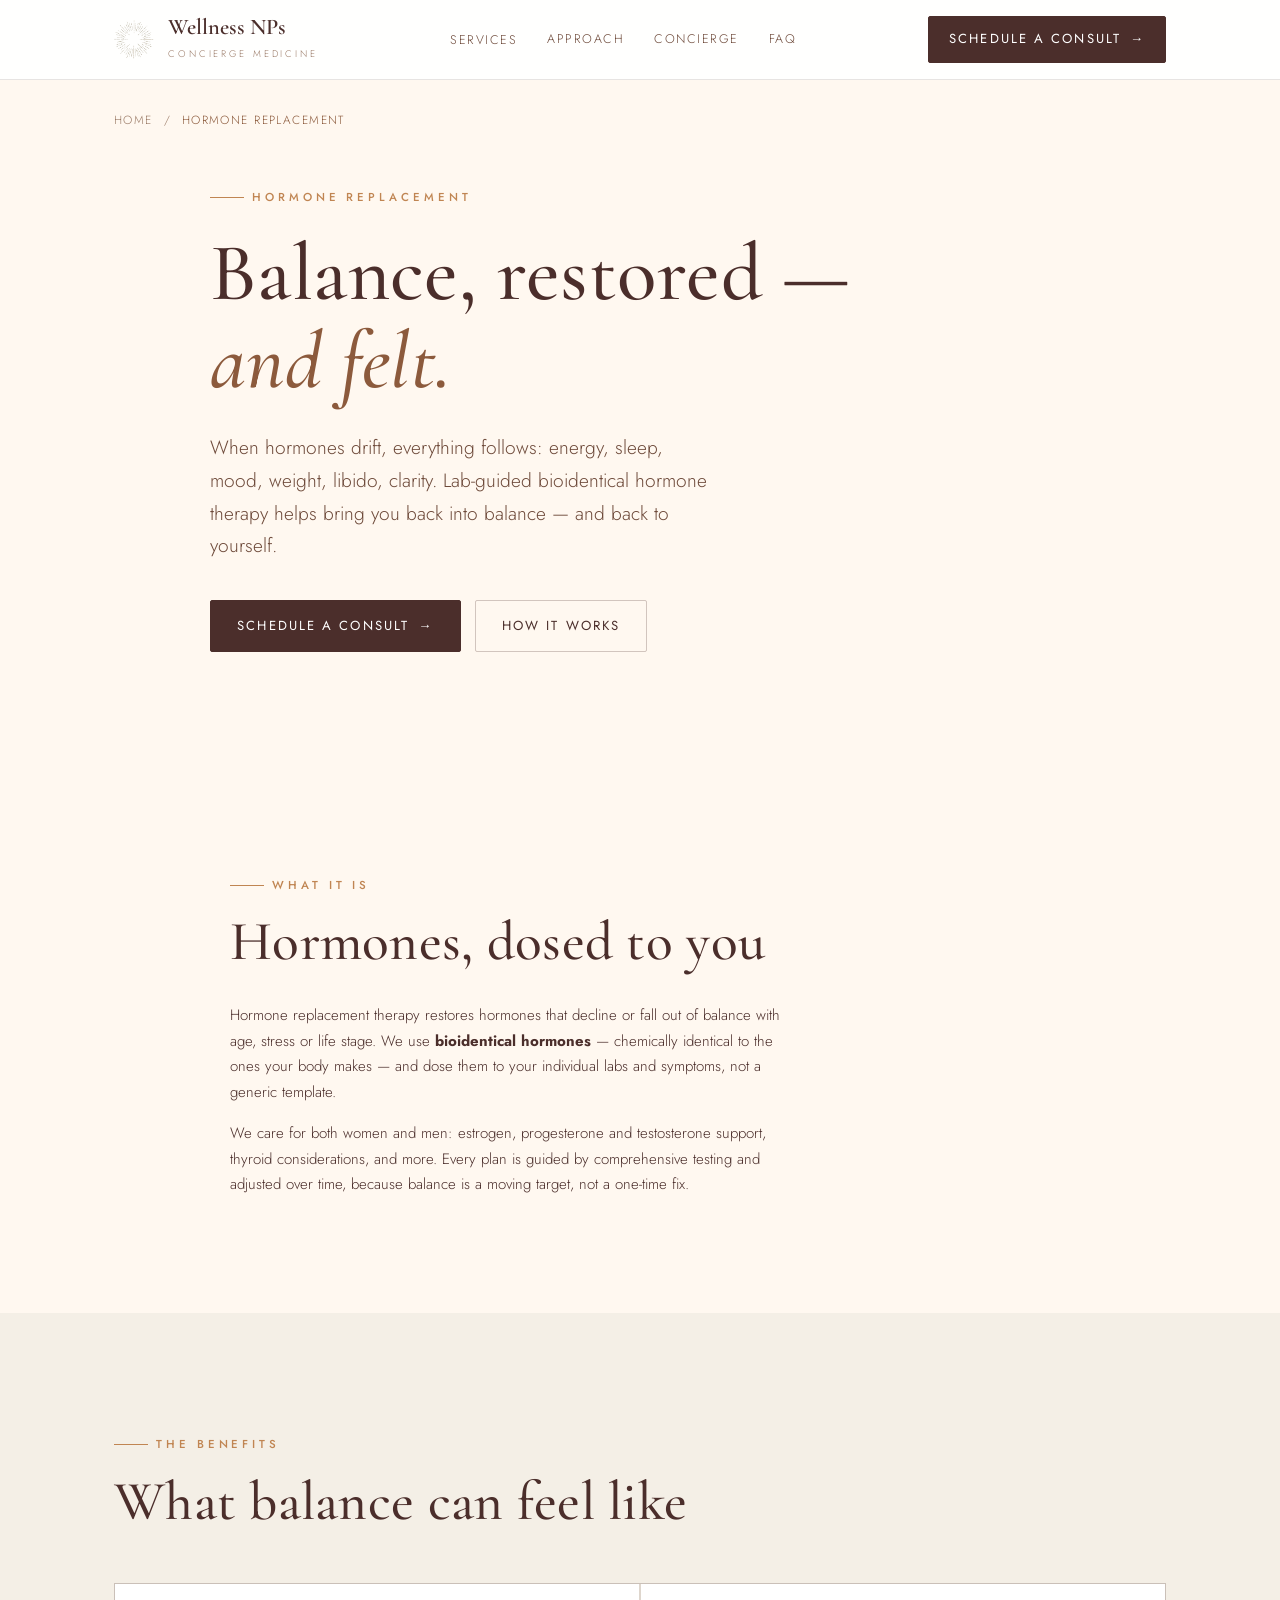
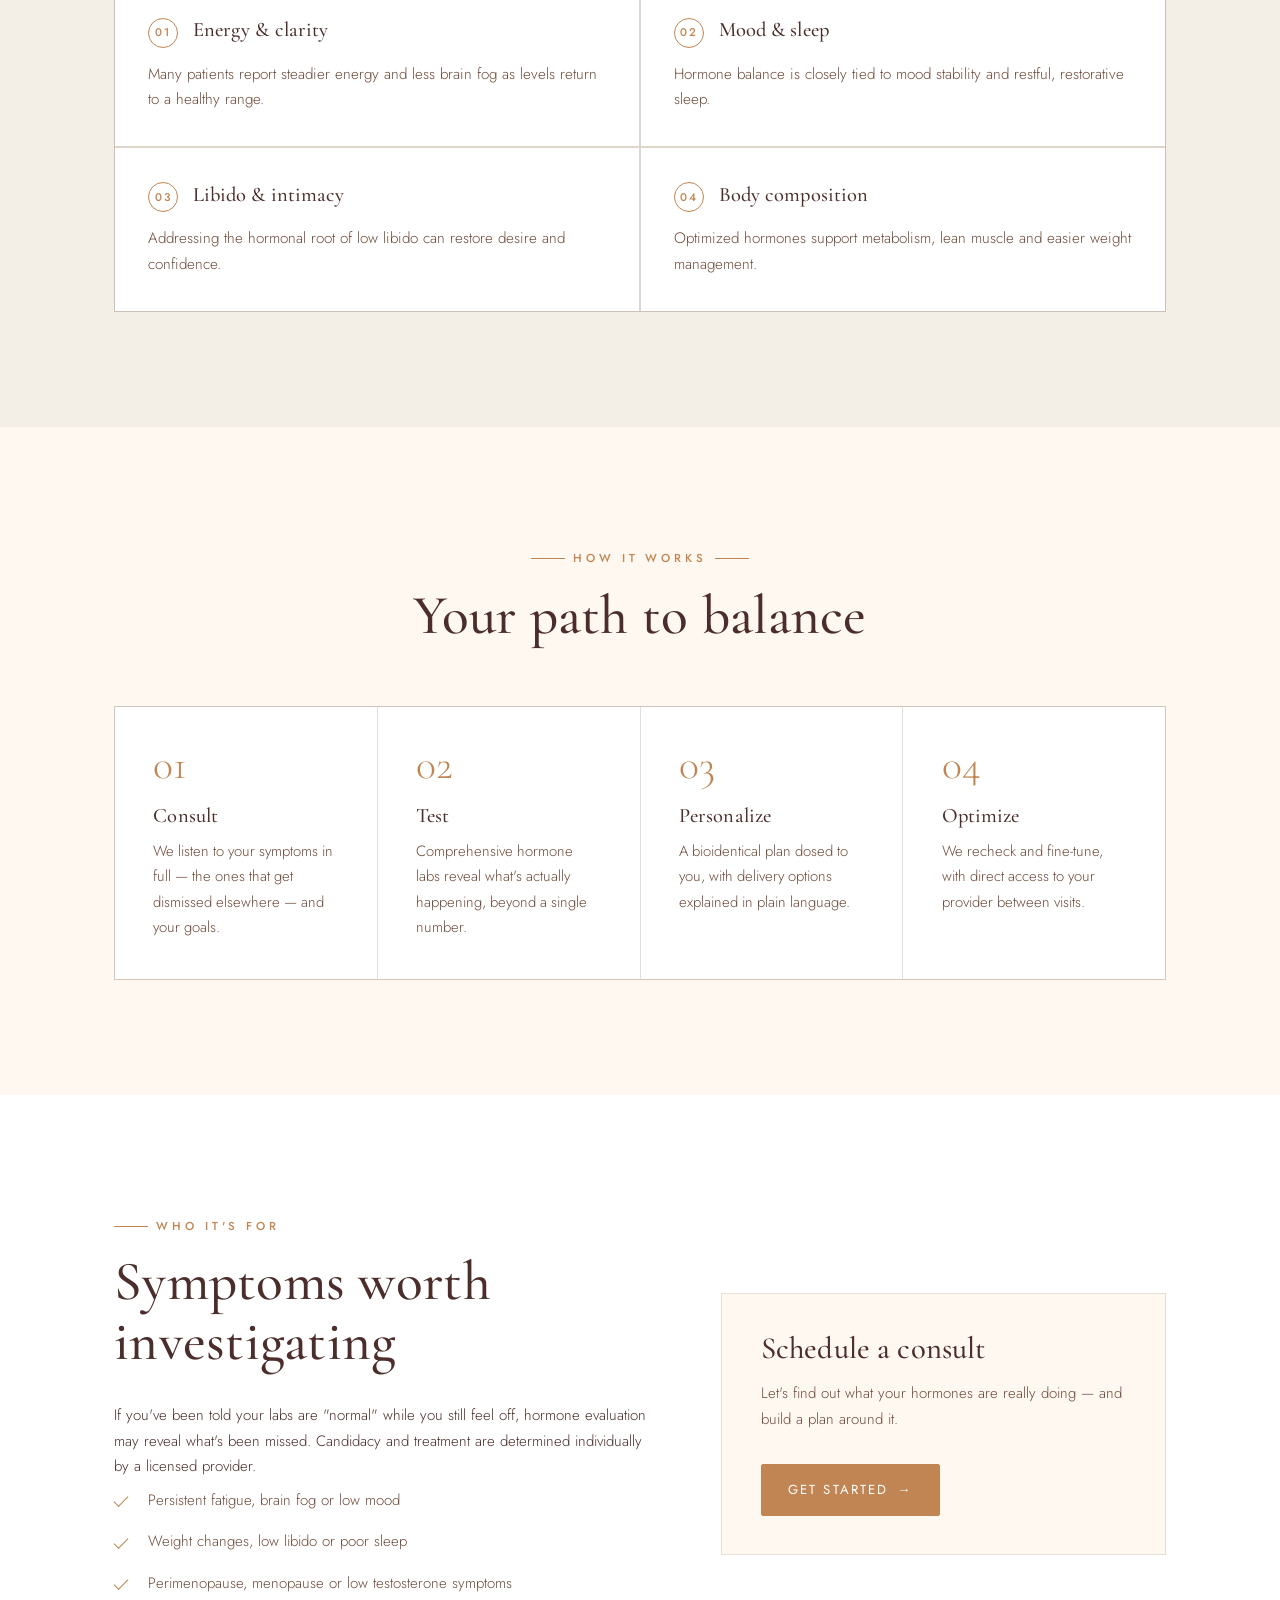
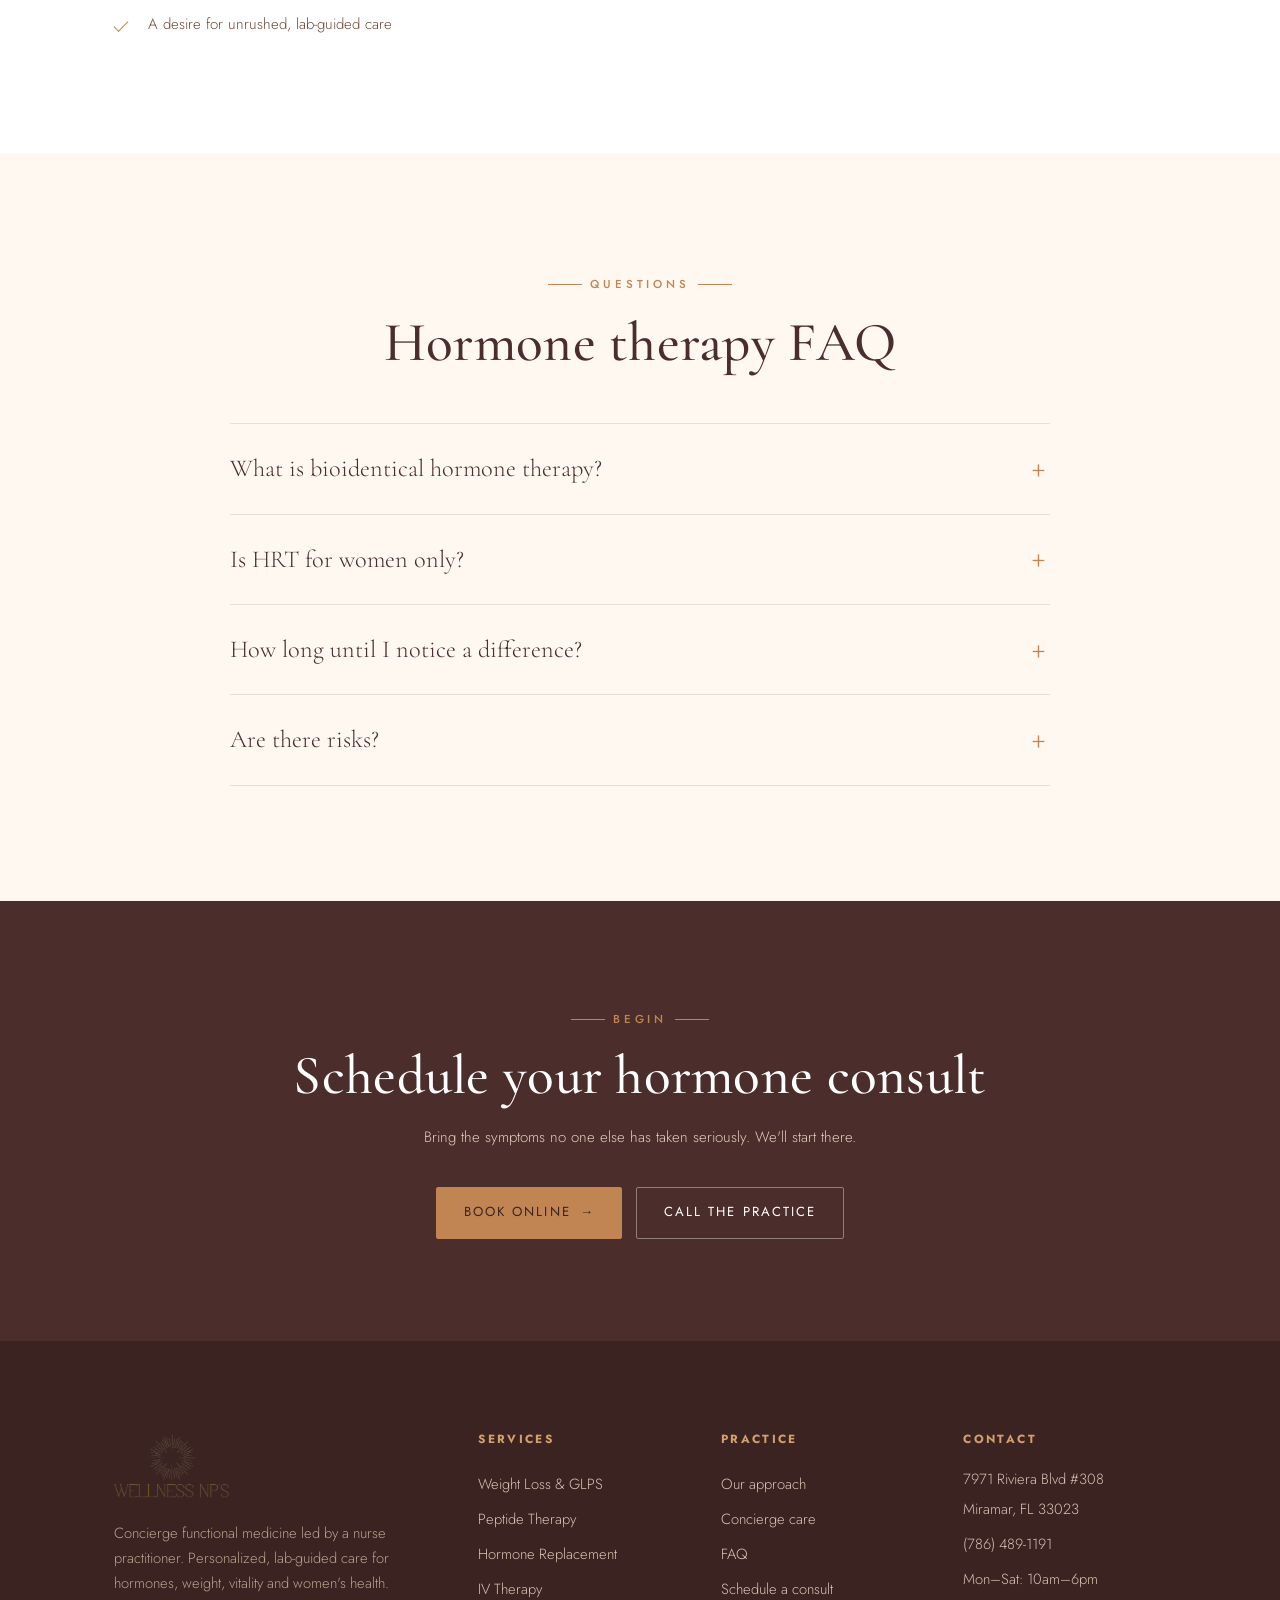
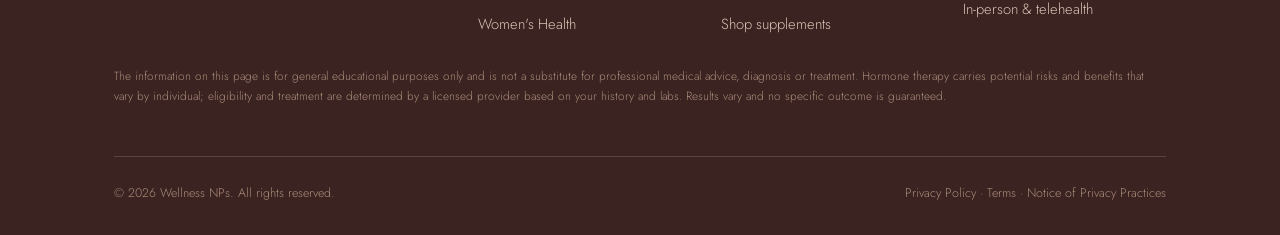
<file: hormone-replacement.html>
<!DOCTYPE html>
<html lang="en">
<head>
<meta charset="UTF-8" />
<meta name="viewport" content="width=device-width, initial-scale=1.0" />

<title>Hormone Replacement Therapy (BHRT) for Women &amp; Men | Wellness NPs</title>
<meta name="description" content="Bioidentical hormone replacement therapy for women and men — restore energy, mood, sleep, libido and clarity. Lab-guided, personalized HRT from a concierge nurse-practitioner practice. Schedule a consult." />
<meta name="keywords" content="hormone replacement therapy, HRT, BHRT, bioidentical hormones, testosterone therapy, estrogen, progesterone, perimenopause, menopause, low testosterone, thyroid, concierge hormone care" />
<link rel="canonical" href="https://www.wellnessnps.com/hormone-replacement.html" />
<meta property="og:type" content="article" />
<meta property="og:title" content="Hormone Replacement Therapy (BHRT) | Wellness NPs" />
<meta property="og:description" content="Lab-guided bioidentical hormone therapy for women and men — energy, mood, sleep, libido and clarity." />
<meta property="og:url" content="https://www.wellnessnps.com/hormone-replacement.html" />

<link rel="preconnect" href="https://fonts.googleapis.com" />
<link rel="preconnect" href="https://fonts.gstatic.com" crossorigin />
<link href="https://fonts.googleapis.com/css2?family=Cormorant+Garamond:ital,wght@0,400;0,500;0,600;1,400;1,500&family=Jost:wght@300;400;500;600&display=swap" rel="stylesheet" />
<link rel="icon" type="image/png" href="logo-mark.png" />
<link rel="stylesheet" href="styles.css" />

<script type="application/ld+json">
{"@context":"https://schema.org","@type":"MedicalProcedure","name":"Hormone Replacement Therapy","procedureType":"https://schema.org/TherapeuticProcedure","howPerformed":"Lab-guided bioidentical hormone replacement therapy for women and men, prescribed and monitored by a licensed provider.","provider":{"@type":"MedicalClinic","name":"Wellness NPs","url":"https://www.wellnessnps.com/"}}
</script>
<script type="application/ld+json">
{"@context":"https://schema.org","@type":"BreadcrumbList","itemListElement":[
{"@type":"ListItem","position":1,"name":"Home","item":"https://www.wellnessnps.com/"},
{"@type":"ListItem","position":2,"name":"Hormone Replacement","item":"https://www.wellnessnps.com/hormone-replacement.html"}]}
</script>
<script type="application/ld+json">
{"@context":"https://schema.org","@type":"FAQPage","mainEntity":[
{"@type":"Question","name":"What is bioidentical hormone replacement therapy?","acceptedAnswer":{"@type":"Answer","text":"BHRT uses hormones that are chemically identical to those your body produces, dosed to your individual labs and symptoms and monitored by a licensed provider."}},
{"@type":"Question","name":"Is hormone therapy for women only?","acceptedAnswer":{"@type":"Answer","text":"No. We provide hormone optimization for both women and men, including testosterone therapy for men with appropriate symptoms and labs."}}]}
</script>
</head>
<body>

<header class="site-header">
  <div class="container nav">
    <a class="brand" href="index.html" aria-label="Wellness NPs home"><img class="brand-logo-mark" src="logo-mark.png" alt="" /><span><span class="brand-name">Wellness NPs</span><span class="brand-sub">Concierge Medicine</span></span></a>
    <nav class="nav-links" aria-label="Primary">
      <div class="has-sub"><a href="index.html#services" aria-haspopup="true">Services</a>
        <div class="submenu" role="menu">
          <a href="weight-loss.html">Weight Loss &amp; GLPS</a>
          <a href="peptides.html">Peptide Therapy</a>
          <a href="hormone-replacement.html" aria-current="page">Hormone Replacement</a>
          <a href="iv-therapy.html">IV Therapy</a>
          <a href="concierge-womens-health.html">Concierge Women's Health</a>
        </div></div>
      <a href="index.html#approach">Approach</a><a href="index.html#concierge">Concierge</a><a href="index.html#faq">FAQ</a>
    </nav>
    <div class="nav-cta"><a class="btn" href="#consult">Schedule a consult <span class="arrow">&rarr;</span></a>
      <button class="nav-toggle" aria-label="Menu" aria-expanded="false"><span></span><span></span><span></span></button></div>
  </div>
</header>

<main>

<section class="hero">
  <div class="container"><nav class="crumb" aria-label="Breadcrumb"><a href="index.html">Home</a> &nbsp;/&nbsp; <span>Hormone Replacement</span></nav></div>
  <div class="container hero-inner solo" style="padding-top:clamp(28px,4vw,52px)">
    <div class="reveal">
      <span class="eyebrow">Hormone Replacement</span>
      <h1>Balance, restored —<br><span class="serif-accent">and felt.</span></h1>
      <p class="lede">When hormones drift, everything follows: energy, sleep, mood, weight, libido, clarity. Lab-guided bioidentical hormone therapy helps bring you back into balance — and back to yourself.</p>
      <div class="btn-row"><a class="btn" href="#consult">Schedule a consult <span class="arrow">&rarr;</span></a><a class="btn btn--ghost" href="#how">How it works</a></div>
    </div>
  </div>
</section>

<section class="section">
  <div class="container split solo">
    <div class="reveal">
      <span class="eyebrow">What it is</span>
      <h2 class="mt-1">Hormones, dosed to you</h2>
      <p class="mt-2">Hormone replacement therapy restores hormones that decline or fall out of balance with age, stress or life stage. We use <strong>bioidentical hormones</strong> — chemically identical to the ones your body makes — and dose them to your individual labs and symptoms, not a generic template.</p>
      <p class="mt-1">We care for both women and men: estrogen, progesterone and testosterone support, thyroid considerations, and more. Every plan is guided by comprehensive testing and adjusted over time, because balance is a moving target, not a one-time fix.</p>
    </div>
  </div>
</section>

<section class="section bg-cream2">
  <div class="container">
    <div class="sec-head reveal"><span class="eyebrow">The benefits</span><h2>What balance can feel like</h2></div>
    <div class="benefits">
      <div class="benefit reveal"><h4><span class="b-no">01</span>Energy &amp; clarity</h4><p>Many patients report steadier energy and less brain fog as levels return to a healthy range.</p></div>
      <div class="benefit reveal"><h4><span class="b-no">02</span>Mood &amp; sleep</h4><p>Hormone balance is closely tied to mood stability and restful, restorative sleep.</p></div>
      <div class="benefit reveal"><h4><span class="b-no">03</span>Libido &amp; intimacy</h4><p>Addressing the hormonal root of low libido can restore desire and confidence.</p></div>
      <div class="benefit reveal"><h4><span class="b-no">04</span>Body composition</h4><p>Optimized hormones support metabolism, lean muscle and easier weight management.</p></div>
    </div>
  </div>
</section>

<section class="section" id="how">
  <div class="container">
    <div class="sec-head center reveal"><span class="eyebrow center">How it works</span><h2>Your path to balance</h2></div>
    <div class="steps">
      <div class="step reveal"><div class="s-no">01</div><h4>Consult</h4><p>We listen to your symptoms in full — the ones that get dismissed elsewhere — and your goals.</p></div>
      <div class="step reveal"><div class="s-no">02</div><h4>Test</h4><p>Comprehensive hormone labs reveal what's actually happening, beyond a single number.</p></div>
      <div class="step reveal"><div class="s-no">03</div><h4>Personalize</h4><p>A bioidentical plan dosed to you, with delivery options explained in plain language.</p></div>
      <div class="step reveal"><div class="s-no">04</div><h4>Optimize</h4><p>We recheck and fine-tune, with direct access to your provider between visits.</p></div>
    </div>
  </div>
</section>

<section class="section bg-ivory">
  <div class="container split split--narrow">
    <div class="reveal">
      <span class="eyebrow">Who it's for</span>
      <h2 class="mt-1">Symptoms worth investigating</h2>
      <p class="mt-2">If you've been told your labs are "normal" while you still feel off, hormone evaluation may reveal what's been missed. Candidacy and treatment are determined individually by a licensed provider.</p>
      <ul class="checks mt-2">
        <li>Persistent fatigue, brain fog or low mood</li>
        <li>Weight changes, low libido or poor sleep</li>
        <li>Perimenopause, menopause or low testosterone symptoms</li>
        <li>A desire for unrushed, lab-guided care</li>
      </ul>
    </div>
    <div class="reveal" style="border:1px solid var(--line);background:var(--cream);padding:clamp(28px,3vw,44px)">
      <h3>Schedule a consult</h3>
      <p class="mt-1" style="color:var(--text-soft)">Let's find out what your hormones are really doing — and build a plan around it.</p>
      <div class="btn-row mt-2"><a class="btn btn--gold" href="#consult">Get started <span class="arrow">&rarr;</span></a></div>
    </div>
  </div>
</section>

<section class="section">
  <div class="container">
    <div class="sec-head center reveal"><span class="eyebrow center">Questions</span><h2>Hormone therapy FAQ</h2></div>
    <div class="faq reveal">
      <details><summary>What is bioidentical hormone therapy?</summary><div class="ans">BHRT uses hormones chemically identical to those your body produces, dosed to your individual labs and symptoms and monitored by a licensed provider.</div></details>
      <details><summary>Is HRT for women only?</summary><div class="ans">No. We provide hormone optimization for both women and men, including testosterone therapy for men with appropriate symptoms and labs.</div></details>
      <details><summary>How long until I notice a difference?</summary><div class="ans">It varies. Some changes appear within weeks; others take longer as levels stabilize. Your provider sets expectations and adjusts based on follow-up labs and how you feel.</div></details>
      <details><summary>Are there risks?</summary><div class="ans">As with any therapy, hormone treatment has potential risks and benefits that depend on your health profile. Your provider reviews these with you so you can make an informed decision.</div></details>
    </div>
  </div>
</section>

<section class="consult" id="consult">
  <div class="container"><div class="reveal">
    <span class="eyebrow center">Begin</span>
    <h2 class="mt-1">Schedule your hormone consult</h2>
    <p class="measure">Bring the symptoms no one else has taken seriously. We'll start there.</p>
    <div class="btn-row">
      <a class="btn btn--onDark" href="https://wellnessnps.janeapp.com/locations/the-wellness-nps/book" target="_blank" rel="noopener">Book online <span class="arrow">&rarr;</span></a>
      <a class="btn btn--ghost" style="--fg:var(--ivory);--bd:rgba(251,246,238,.4)" href="tel:+17864891191">Call the practice</a>
    </div>
  </div></div>
</section>

</main>

<footer class="site-footer">
  <div class="container">
    <div class="footer-grid">
      <div class="footer-about"><a class="brand" href="index.html" aria-label="Wellness NPs home"><img class="footer-logo" src="logo.png" alt="Wellness NPs" /></a>
        <p>Concierge functional medicine led by a nurse practitioner. Personalized, lab-guided care for hormones, weight, vitality and women's health.</p></div>
      <div><h5>Services</h5><a href="weight-loss.html">Weight Loss &amp; GLPS</a><a href="peptides.html">Peptide Therapy</a>
        <a href="hormone-replacement.html">Hormone Replacement</a><a href="iv-therapy.html">IV Therapy</a><a href="concierge-womens-health.html">Women's Health</a></div>
      <div><h5>Practice</h5><a href="index.html#approach">Our approach</a><a href="index.html#concierge">Concierge care</a>
        <a href="index.html#faq">FAQ</a><a href="#consult">Schedule a consult</a>
        <a href="https://us.fullscript.com/welcome/afaquir" target="_blank" rel="noopener">Shop supplements</a></div>
      <div class="footer-contact"><h5>Contact</h5><p>7971 Riviera Blvd #308</p><p>Miramar, FL 33023</p>
        <p><a href="tel:+17864891191">(786) 489-1191</a></p><p>Mon&ndash;Sat: 10am&ndash;6pm</p>
        <p>In-person &amp; telehealth</p></div>
    </div>
    <p class="disclaimer">The information on this page is for general educational purposes only and is not a substitute for professional medical advice, diagnosis or treatment. Hormone therapy carries potential risks and benefits that vary by individual; eligibility and treatment are determined by a licensed provider based on your history and labs. Results vary and no specific outcome is guaranteed.</p>
    <div class="footer-bottom"><span>&copy; <span id="yr">2026</span> Wellness NPs. All rights reserved.</span><span>Privacy Policy &middot; Terms &middot; Notice of Privacy Practices</span></div>
  </div>
</footer>

<script src="main.js"></script>
</body>
</html>
</file>
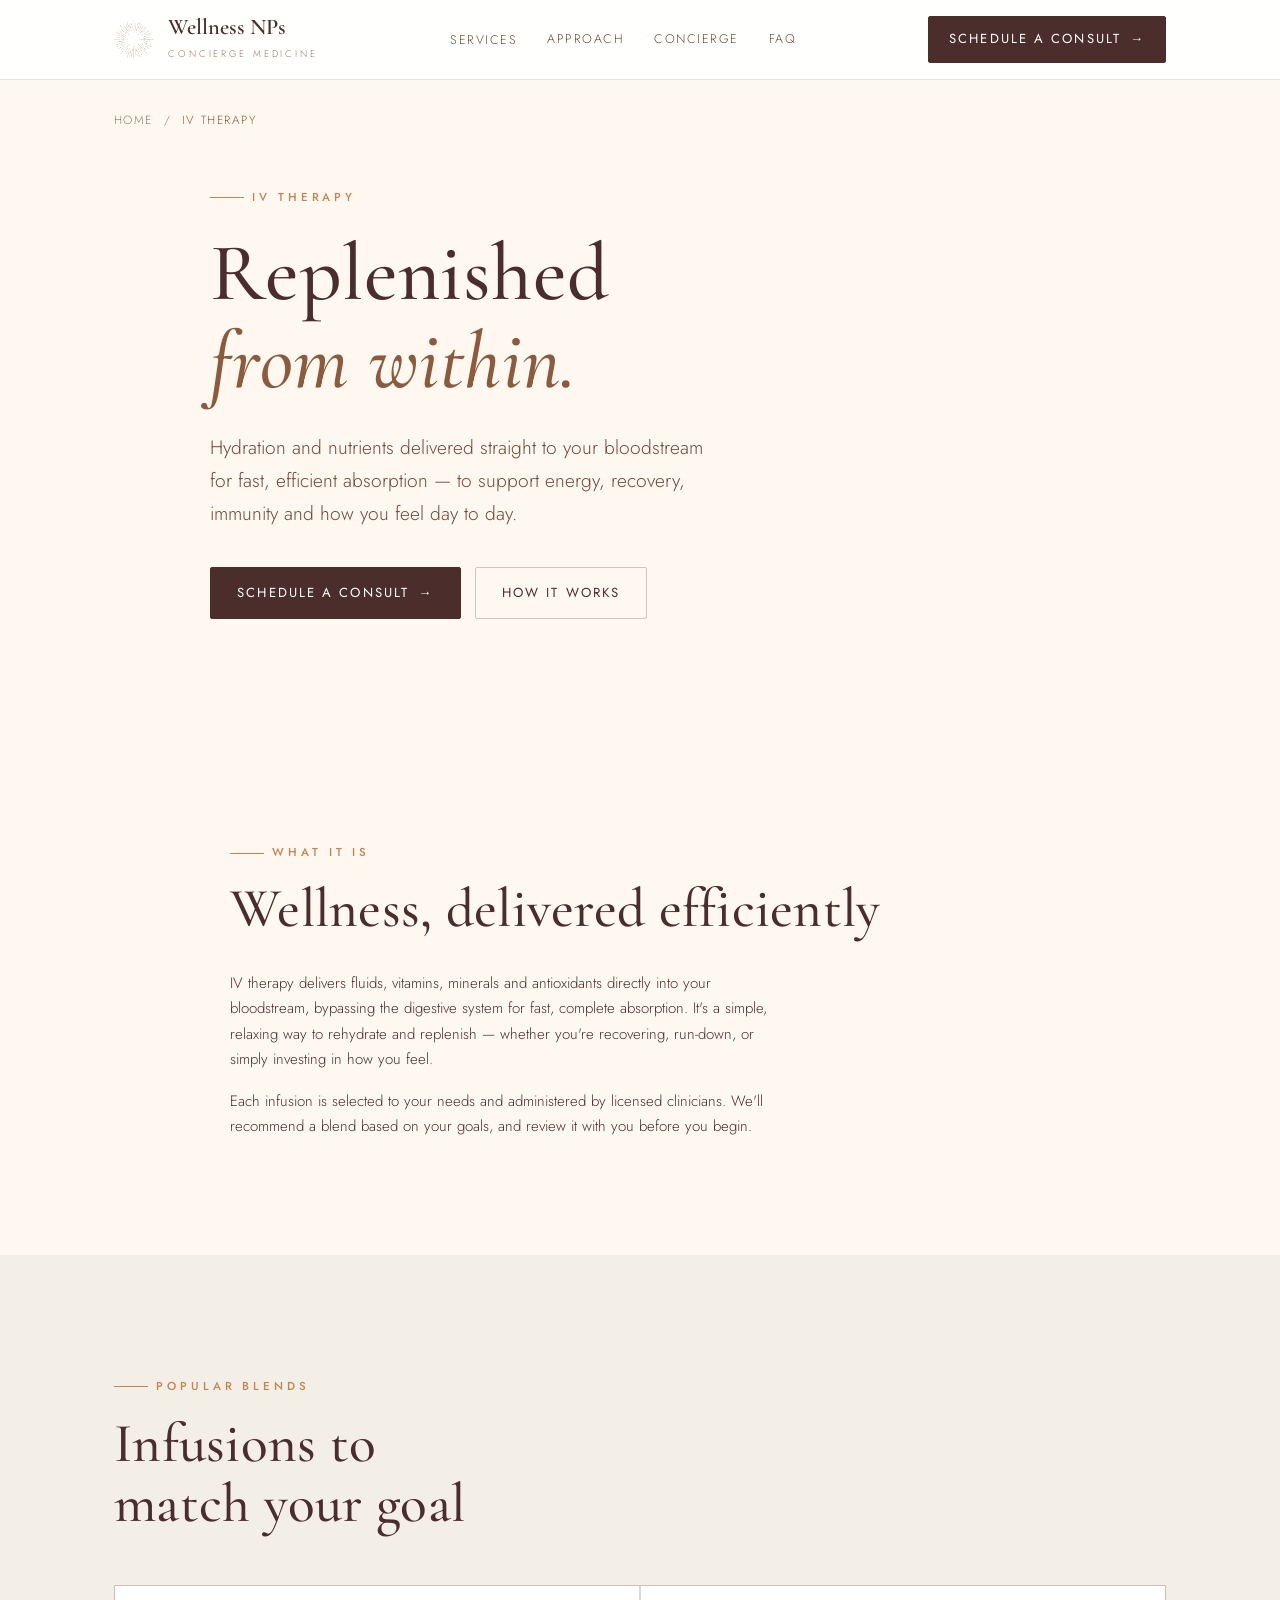
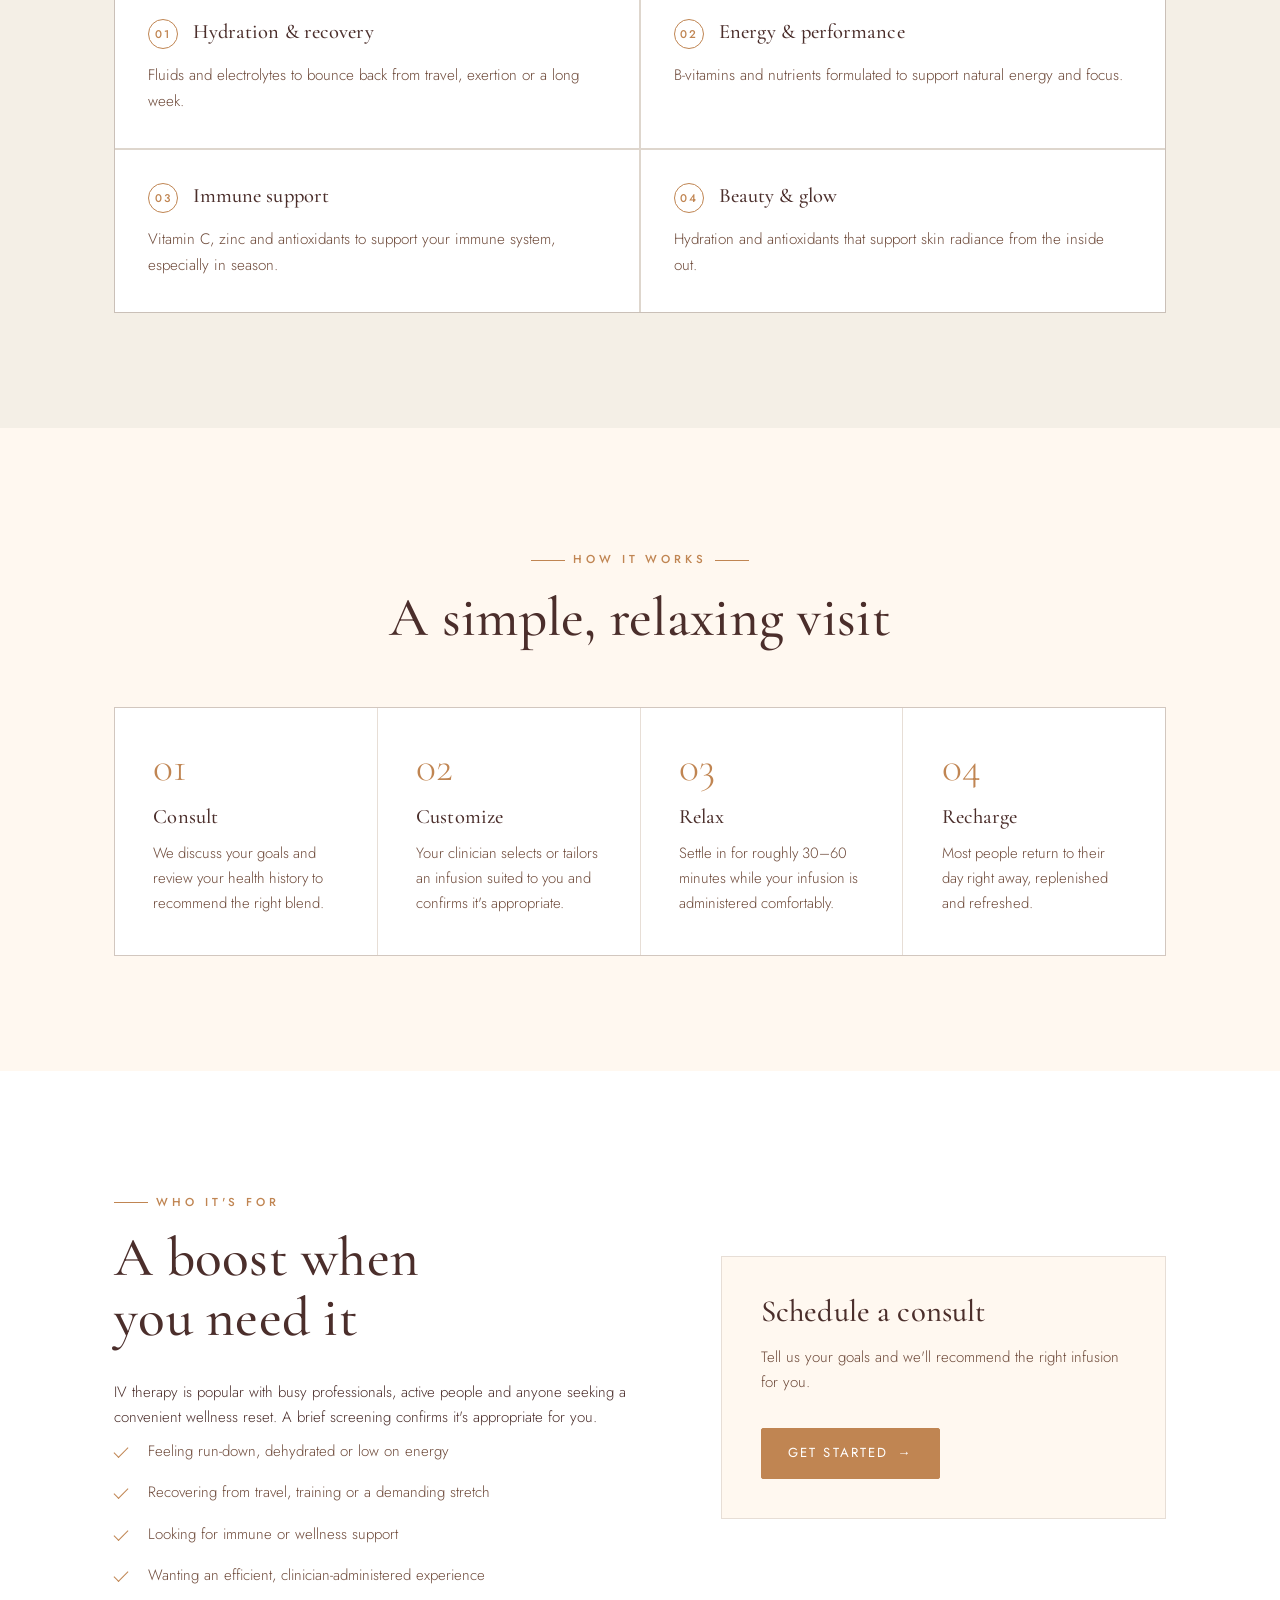
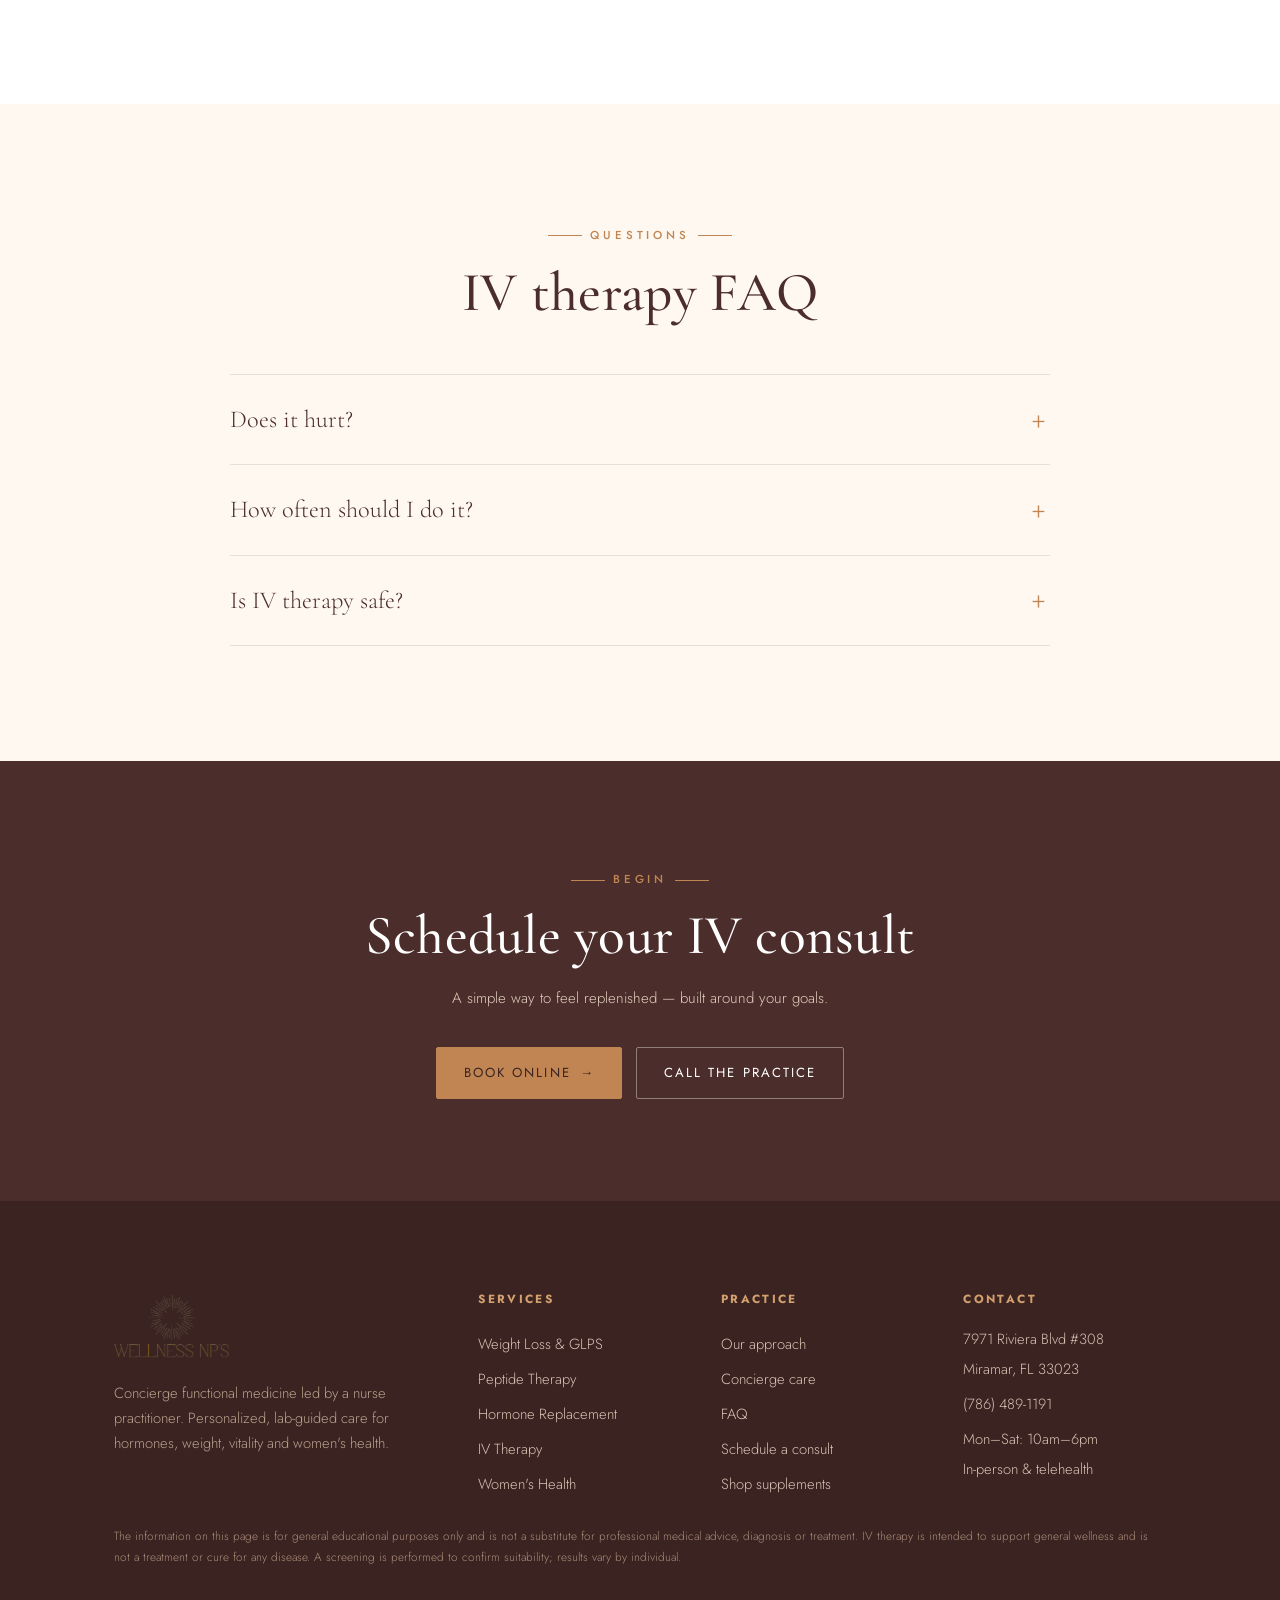
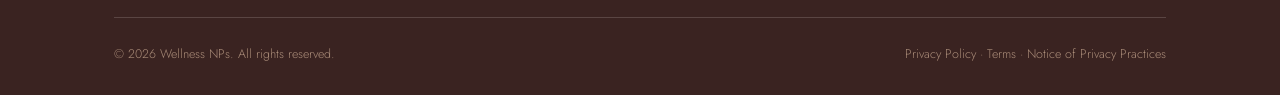
<file: iv-therapy.html>
<!DOCTYPE html>
<html lang="en">
<head>
<meta charset="UTF-8" />
<meta name="viewport" content="width=device-width, initial-scale=1.0" />

<title>IV Therapy &amp; Nutrient Infusions for Energy &amp; Recovery | Wellness NPs</title>
<meta name="description" content="Customized IV therapy and nutrient infusions for hydration, energy, recovery, immune support and overall wellness — administered by licensed clinicians at a concierge nurse-practitioner practice. Schedule a consult." />
<meta name="keywords" content="IV therapy, IV hydration, nutrient infusion, vitamin drip, NAD+, immune support IV, energy IV, recovery IV, concierge IV therapy" />
<link rel="canonical" href="https://www.wellnessnps.com/iv-therapy.html" />
<meta property="og:type" content="article" />
<meta property="og:title" content="IV Therapy & Nutrient Infusions | Wellness NPs" />
<meta property="og:description" content="Customized IV hydration and nutrient infusions for energy, recovery, immune support and wellness." />
<meta property="og:url" content="https://www.wellnessnps.com/iv-therapy.html" />

<link rel="preconnect" href="https://fonts.googleapis.com" />
<link rel="preconnect" href="https://fonts.gstatic.com" crossorigin />
<link href="https://fonts.googleapis.com/css2?family=Cormorant+Garamond:ital,wght@0,400;0,500;0,600;1,400;1,500&family=Jost:wght@300;400;500;600&display=swap" rel="stylesheet" />
<link rel="icon" type="image/png" href="logo-mark.png" />
<link rel="stylesheet" href="styles.css" />

<script type="application/ld+json">
{"@context":"https://schema.org","@type":"MedicalProcedure","name":"IV Therapy","procedureType":"https://schema.org/TherapeuticProcedure","howPerformed":"Customized intravenous hydration and nutrient infusions administered by licensed clinicians to support hydration, energy, recovery and wellness.","provider":{"@type":"MedicalClinic","name":"Wellness NPs","url":"https://www.wellnessnps.com/"}}
</script>
<script type="application/ld+json">
{"@context":"https://schema.org","@type":"BreadcrumbList","itemListElement":[
{"@type":"ListItem","position":1,"name":"Home","item":"https://www.wellnessnps.com/"},
{"@type":"ListItem","position":2,"name":"IV Therapy","item":"https://www.wellnessnps.com/iv-therapy.html"}]}
</script>
<script type="application/ld+json">
{"@context":"https://schema.org","@type":"FAQPage","mainEntity":[
{"@type":"Question","name":"What is IV therapy?","acceptedAnswer":{"@type":"Answer","text":"IV therapy delivers fluids, vitamins and nutrients directly into the bloodstream for efficient absorption, supporting hydration, energy and recovery."}},
{"@type":"Question","name":"How long does an IV session take?","acceptedAnswer":{"@type":"Answer","text":"Most infusions take about 30 to 60 minutes. Your clinician confirms timing based on the blend selected for you."}}]}
</script>
</head>
<body>

<header class="site-header">
  <div class="container nav">
    <a class="brand" href="index.html" aria-label="Wellness NPs home"><img class="brand-logo-mark" src="logo-mark.png" alt="" /><span><span class="brand-name">Wellness NPs</span><span class="brand-sub">Concierge Medicine</span></span></a>
    <nav class="nav-links" aria-label="Primary">
      <div class="has-sub"><a href="index.html#services" aria-haspopup="true">Services</a>
        <div class="submenu" role="menu">
          <a href="weight-loss.html">Weight Loss &amp; GLPS</a>
          <a href="peptides.html">Peptide Therapy</a>
          <a href="hormone-replacement.html">Hormone Replacement</a>
          <a href="iv-therapy.html" aria-current="page">IV Therapy</a>
          <a href="concierge-womens-health.html">Concierge Women's Health</a>
        </div></div>
      <a href="index.html#approach">Approach</a><a href="index.html#concierge">Concierge</a><a href="index.html#faq">FAQ</a>
    </nav>
    <div class="nav-cta"><a class="btn" href="#consult">Schedule a consult <span class="arrow">&rarr;</span></a>
      <button class="nav-toggle" aria-label="Menu" aria-expanded="false"><span></span><span></span><span></span></button></div>
  </div>
</header>

<main>

<section class="hero">
  <div class="container"><nav class="crumb" aria-label="Breadcrumb"><a href="index.html">Home</a> &nbsp;/&nbsp; <span>IV Therapy</span></nav></div>
  <div class="container hero-inner solo" style="padding-top:clamp(28px,4vw,52px)">
    <div class="reveal">
      <span class="eyebrow">IV Therapy</span>
      <h1>Replenished<br><span class="serif-accent">from within.</span></h1>
      <p class="lede">Hydration and nutrients delivered straight to your bloodstream for fast, efficient absorption — to support energy, recovery, immunity and how you feel day to day.</p>
      <div class="btn-row"><a class="btn" href="#consult">Schedule a consult <span class="arrow">&rarr;</span></a><a class="btn btn--ghost" href="#how">How it works</a></div>
    </div>
  </div>
</section>

<section class="section">
  <div class="container split solo">
    <div class="reveal">
      <span class="eyebrow">What it is</span>
      <h2 class="mt-1">Wellness, delivered efficiently</h2>
      <p class="mt-2">IV therapy delivers fluids, vitamins, minerals and antioxidants directly into your bloodstream, bypassing the digestive system for fast, complete absorption. It's a simple, relaxing way to rehydrate and replenish — whether you're recovering, run-down, or simply investing in how you feel.</p>
      <p class="mt-1">Each infusion is selected to your needs and administered by licensed clinicians. We'll recommend a blend based on your goals, and review it with you before you begin.</p>
    </div>
  </div>
</section>

<section class="section bg-cream2">
  <div class="container">
    <div class="sec-head reveal"><span class="eyebrow">Popular blends</span><h2>Infusions to match your goal</h2></div>
    <div class="benefits">
      <div class="benefit reveal"><h4><span class="b-no">01</span>Hydration &amp; recovery</h4><p>Fluids and electrolytes to bounce back from travel, exertion or a long week.</p></div>
      <div class="benefit reveal"><h4><span class="b-no">02</span>Energy &amp; performance</h4><p>B-vitamins and nutrients formulated to support natural energy and focus.</p></div>
      <div class="benefit reveal"><h4><span class="b-no">03</span>Immune support</h4><p>Vitamin C, zinc and antioxidants to support your immune system, especially in season.</p></div>
      <div class="benefit reveal"><h4><span class="b-no">04</span>Beauty &amp; glow</h4><p>Hydration and antioxidants that support skin radiance from the inside out.</p></div>
    </div>
  </div>
</section>

<section class="section" id="how">
  <div class="container">
    <div class="sec-head center reveal"><span class="eyebrow center">How it works</span><h2>A simple, relaxing visit</h2></div>
    <div class="steps">
      <div class="step reveal"><div class="s-no">01</div><h4>Consult</h4><p>We discuss your goals and review your health history to recommend the right blend.</p></div>
      <div class="step reveal"><div class="s-no">02</div><h4>Customize</h4><p>Your clinician selects or tailors an infusion suited to you and confirms it's appropriate.</p></div>
      <div class="step reveal"><div class="s-no">03</div><h4>Relax</h4><p>Settle in for roughly 30–60 minutes while your infusion is administered comfortably.</p></div>
      <div class="step reveal"><div class="s-no">04</div><h4>Recharge</h4><p>Most people return to their day right away, replenished and refreshed.</p></div>
    </div>
  </div>
</section>

<section class="section bg-ivory">
  <div class="container split split--narrow">
    <div class="reveal">
      <span class="eyebrow">Who it's for</span>
      <h2 class="mt-1">A boost when you need it</h2>
      <p class="mt-2">IV therapy is popular with busy professionals, active people and anyone seeking a convenient wellness reset. A brief screening confirms it's appropriate for you.</p>
      <ul class="checks mt-2">
        <li>Feeling run-down, dehydrated or low on energy</li>
        <li>Recovering from travel, training or a demanding stretch</li>
        <li>Looking for immune or wellness support</li>
        <li>Wanting an efficient, clinician-administered experience</li>
      </ul>
    </div>
    <div class="reveal" style="border:1px solid var(--line);background:var(--cream);padding:clamp(28px,3vw,44px)">
      <h3>Schedule a consult</h3>
      <p class="mt-1" style="color:var(--text-soft)">Tell us your goals and we'll recommend the right infusion for you.</p>
      <div class="btn-row mt-2"><a class="btn btn--gold" href="#consult">Get started <span class="arrow">&rarr;</span></a></div>
    </div>
  </div>
</section>

<section class="section">
  <div class="container">
    <div class="sec-head center reveal"><span class="eyebrow center">Questions</span><h2>IV therapy FAQ</h2></div>
    <div class="faq reveal">
      <details><summary>Does it hurt?</summary><div class="ans">Most people feel only a brief pinch when the IV is placed, then relax comfortably for the rest of the session.</div></details>
      <details><summary>How often should I do it?</summary><div class="ans">It depends on your goals. Some come occasionally for a reset; others on a regular schedule. Your clinician will advise what makes sense for you.</div></details>
      <details><summary>Is IV therapy safe?</summary><div class="ans">When administered by licensed clinicians after appropriate screening, IV therapy is generally well tolerated. We review your history first to confirm it's appropriate.</div></details>
    </div>
  </div>
</section>

<section class="consult" id="consult">
  <div class="container"><div class="reveal">
    <span class="eyebrow center">Begin</span>
    <h2 class="mt-1">Schedule your IV consult</h2>
    <p class="measure">A simple way to feel replenished — built around your goals.</p>
    <div class="btn-row">
      <a class="btn btn--onDark" href="https://wellnessnps.janeapp.com/locations/the-wellness-nps/book" target="_blank" rel="noopener">Book online <span class="arrow">&rarr;</span></a>
      <a class="btn btn--ghost" style="--fg:var(--ivory);--bd:rgba(251,246,238,.4)" href="tel:+17864891191">Call the practice</a>
    </div>
  </div></div>
</section>

</main>

<footer class="site-footer">
  <div class="container">
    <div class="footer-grid">
      <div class="footer-about"><a class="brand" href="index.html" aria-label="Wellness NPs home"><img class="footer-logo" src="logo.png" alt="Wellness NPs" /></a>
        <p>Concierge functional medicine led by a nurse practitioner. Personalized, lab-guided care for hormones, weight, vitality and women's health.</p></div>
      <div><h5>Services</h5><a href="weight-loss.html">Weight Loss &amp; GLPS</a><a href="peptides.html">Peptide Therapy</a>
        <a href="hormone-replacement.html">Hormone Replacement</a><a href="iv-therapy.html">IV Therapy</a><a href="concierge-womens-health.html">Women's Health</a></div>
      <div><h5>Practice</h5><a href="index.html#approach">Our approach</a><a href="index.html#concierge">Concierge care</a>
        <a href="index.html#faq">FAQ</a><a href="#consult">Schedule a consult</a>
        <a href="https://us.fullscript.com/welcome/afaquir" target="_blank" rel="noopener">Shop supplements</a></div>
      <div class="footer-contact"><h5>Contact</h5><p>7971 Riviera Blvd #308</p><p>Miramar, FL 33023</p>
        <p><a href="tel:+17864891191">(786) 489-1191</a></p><p>Mon&ndash;Sat: 10am&ndash;6pm</p>
        <p>In-person &amp; telehealth</p></div>
    </div>
    <p class="disclaimer">The information on this page is for general educational purposes only and is not a substitute for professional medical advice, diagnosis or treatment. IV therapy is intended to support general wellness and is not a treatment or cure for any disease. A screening is performed to confirm suitability; results vary by individual.</p>
    <div class="footer-bottom"><span>&copy; <span id="yr">2026</span> Wellness NPs. All rights reserved.</span><span>Privacy Policy &middot; Terms &middot; Notice of Privacy Practices</span></div>
  </div>
</footer>

<script src="main.js"></script>
</body>
</html>
</file>
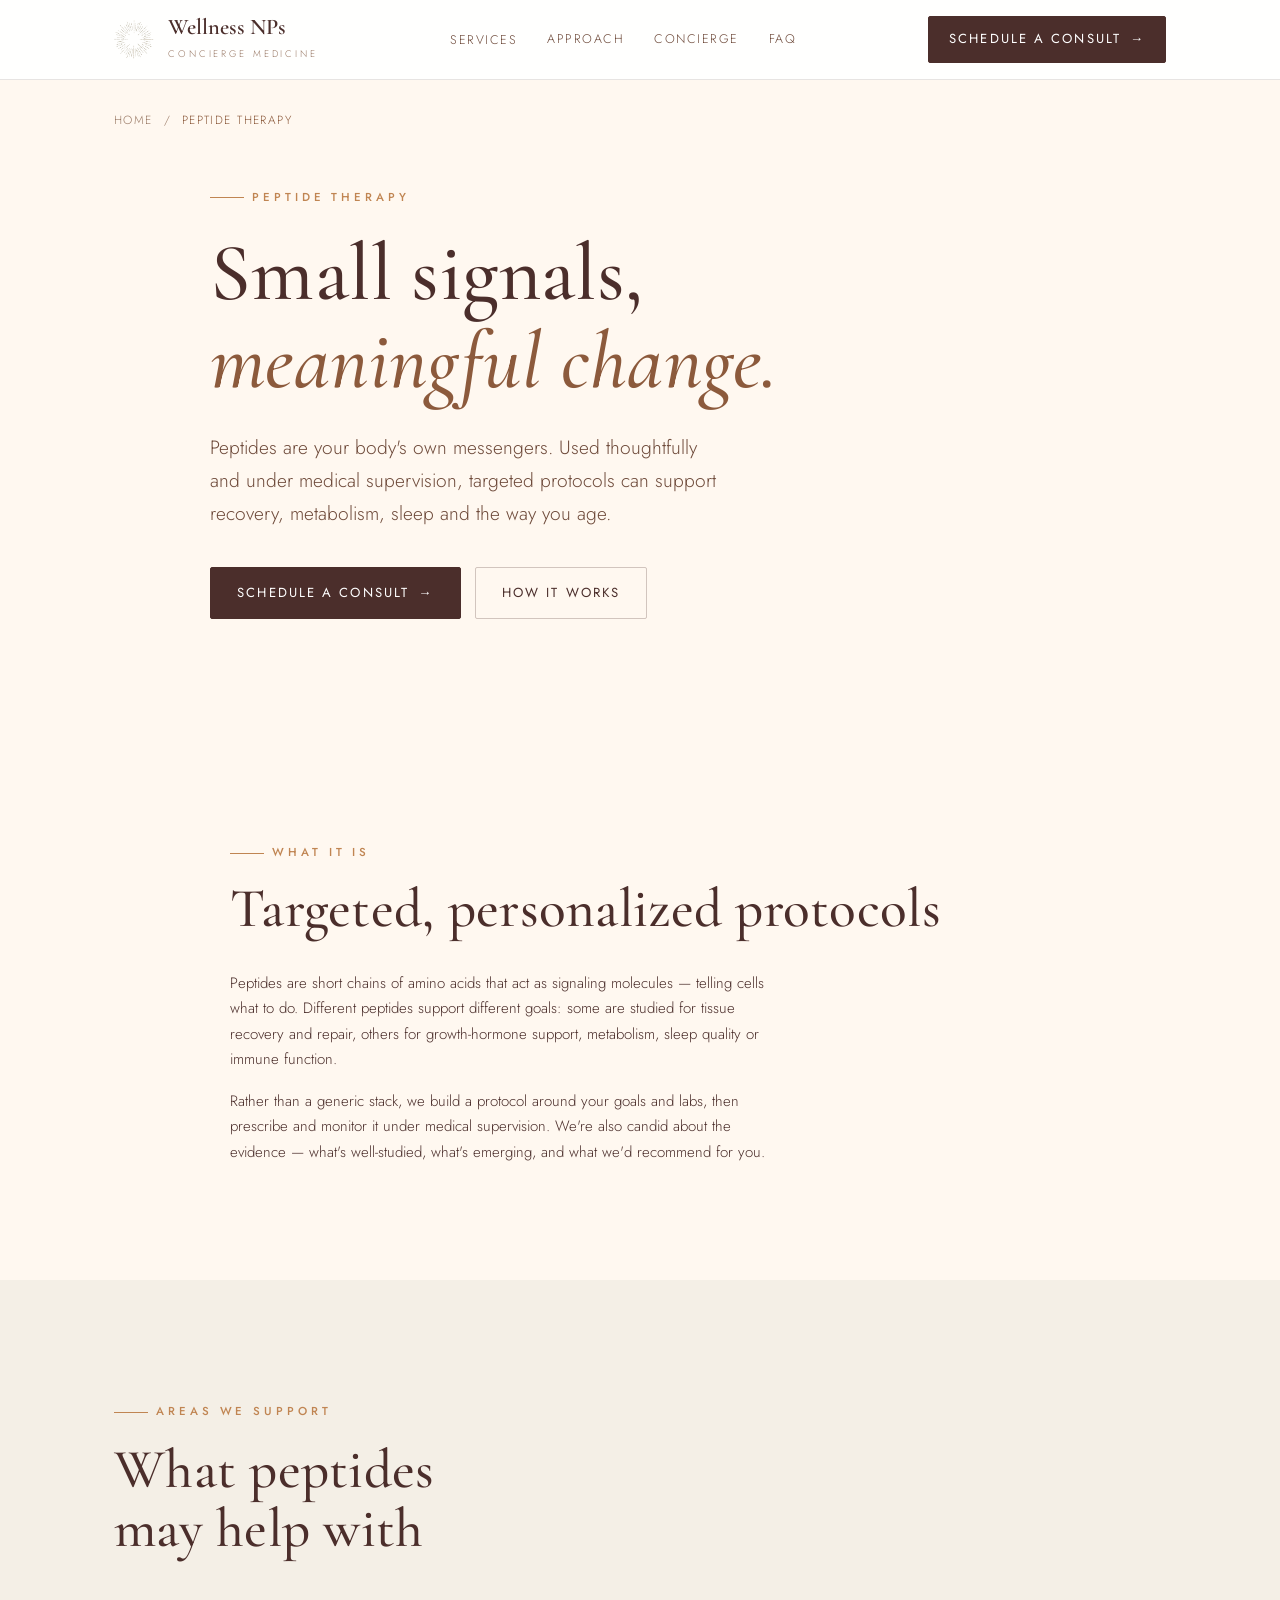
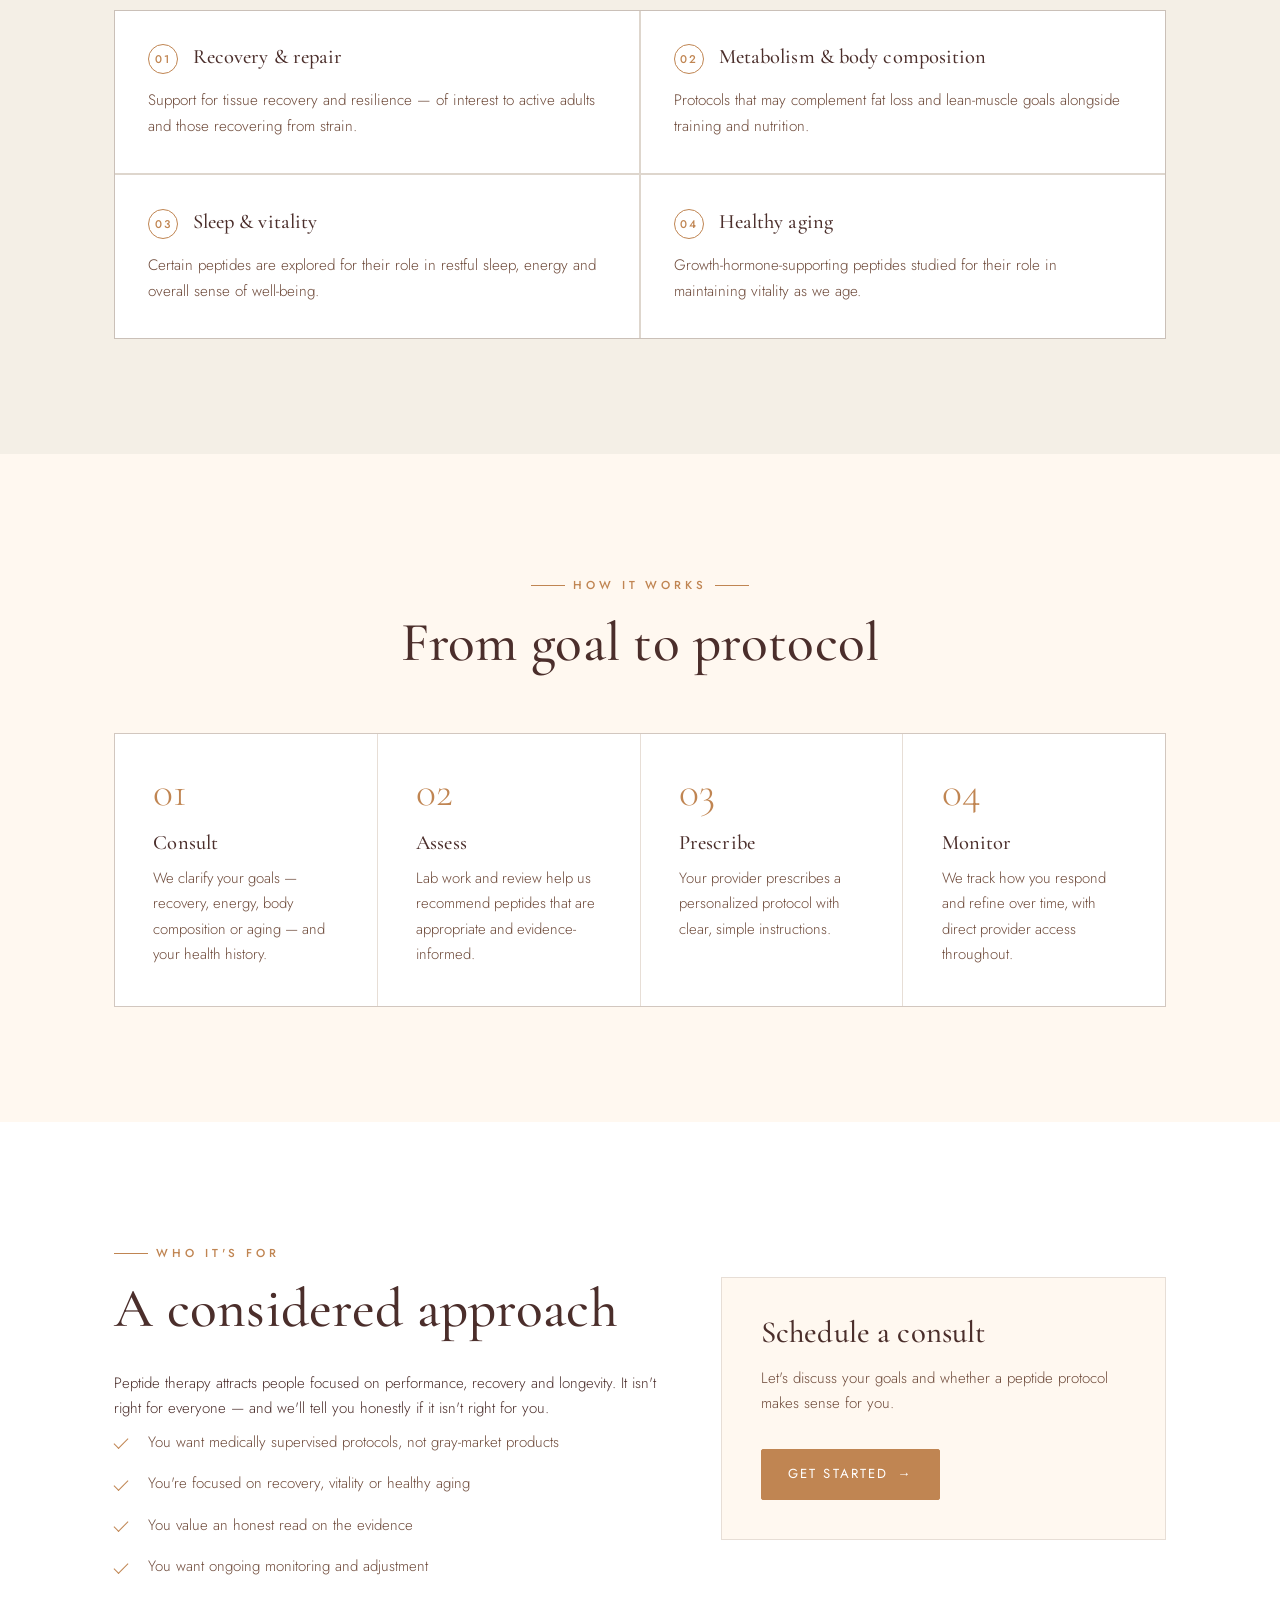
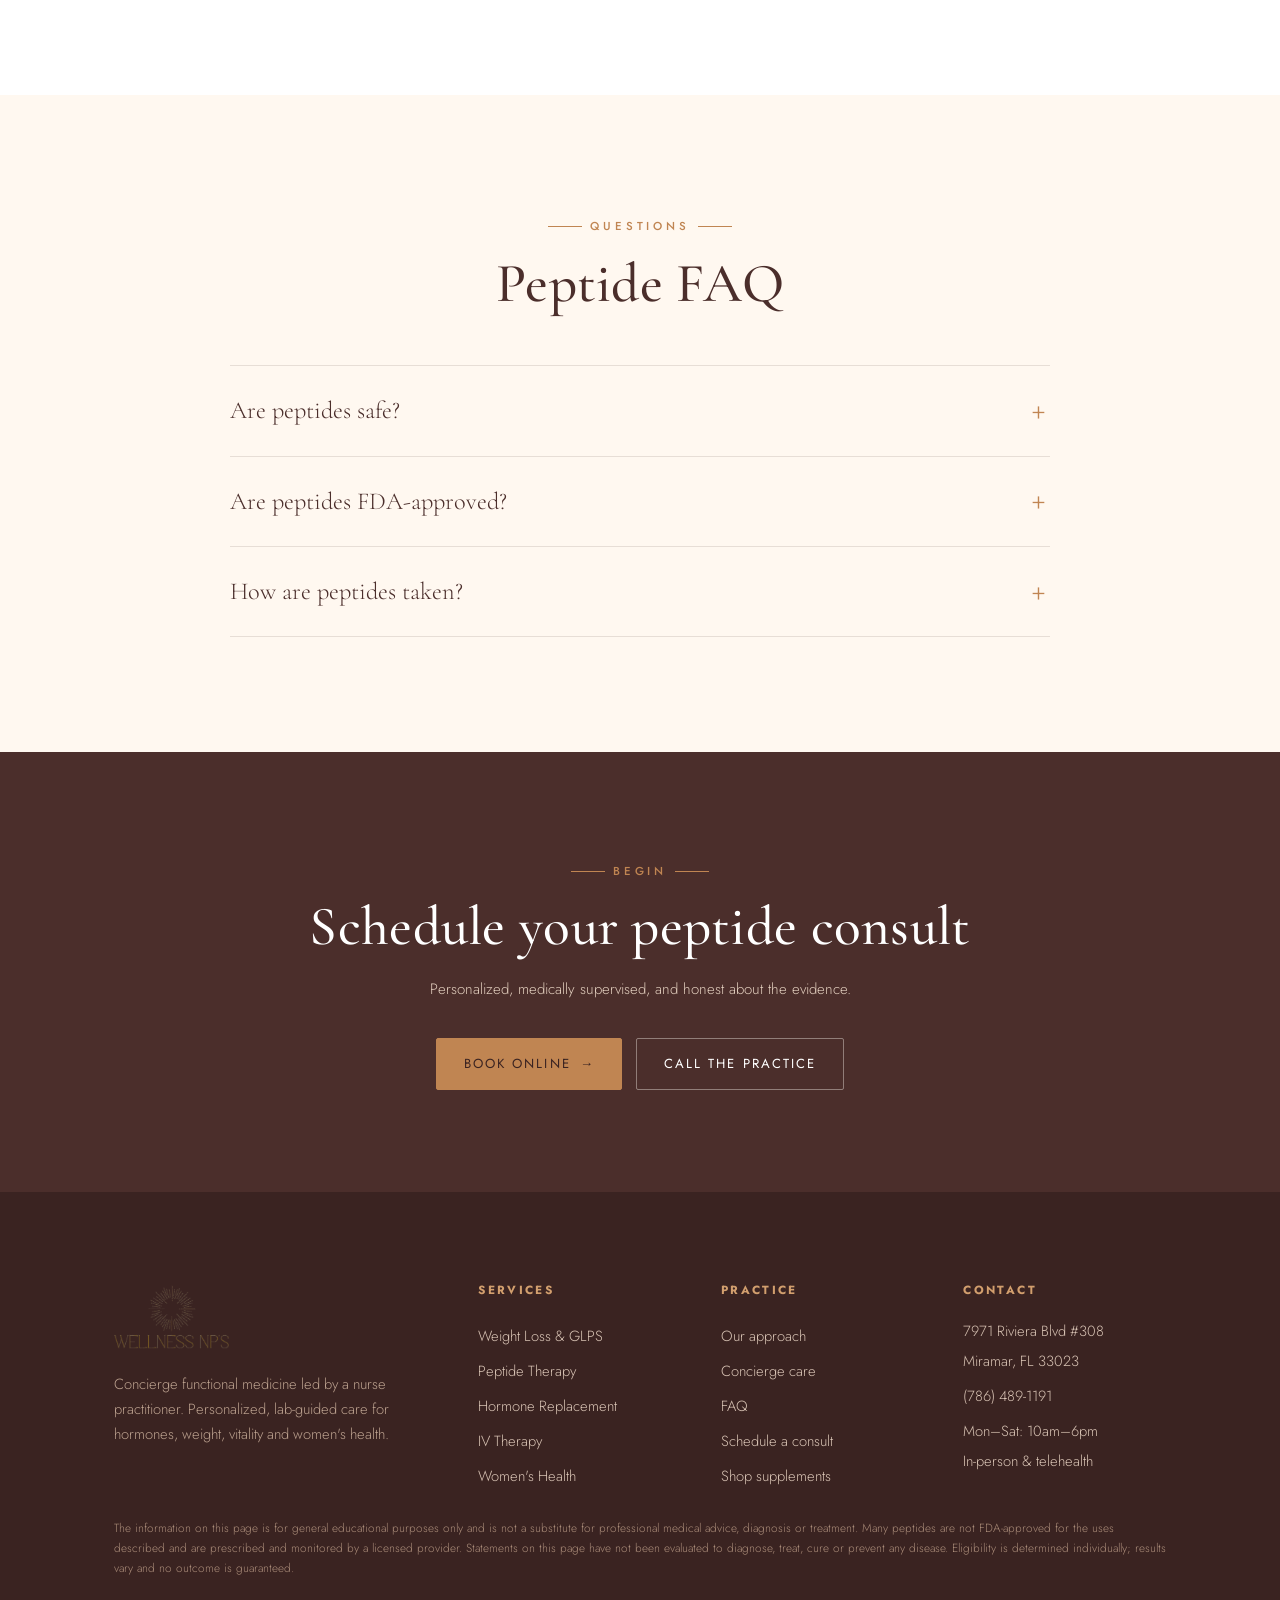
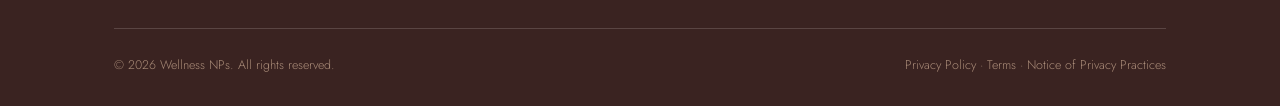
<file: peptides.html>
<!DOCTYPE html>
<html lang="en">
<head>
<meta charset="UTF-8" />
<meta name="viewport" content="width=device-width, initial-scale=1.0" />

<title>Peptide Therapy for Recovery, Metabolism &amp; Healthy Aging | Wellness NPs</title>
<meta name="description" content="Provider-guided peptide therapy to support recovery, metabolism, sleep, immune function and healthy aging. Personalized protocols prescribed and monitored by a licensed nurse practitioner. Schedule a consult." />
<meta name="keywords" content="peptide therapy, peptides, BPC-157, CJC-1295, ipamorelin, sermorelin, healthy aging, recovery, growth hormone peptides, concierge peptides" />
<link rel="canonical" href="https://www.wellnessnps.com/peptides.html" />
<meta property="og:type" content="article" />
<meta property="og:title" content="Peptide Therapy | Wellness NPs" />
<meta property="og:description" content="Provider-guided peptide protocols for recovery, metabolism, sleep and healthy aging." />
<meta property="og:url" content="https://www.wellnessnps.com/peptides.html" />

<link rel="preconnect" href="https://fonts.googleapis.com" />
<link rel="preconnect" href="https://fonts.gstatic.com" crossorigin />
<link href="https://fonts.googleapis.com/css2?family=Cormorant+Garamond:ital,wght@0,400;0,500;0,600;1,400;1,500&family=Jost:wght@300;400;500;600&display=swap" rel="stylesheet" />
<link rel="icon" type="image/png" href="logo-mark.png" />
<link rel="stylesheet" href="styles.css" />

<script type="application/ld+json">
{"@context":"https://schema.org","@type":"MedicalProcedure","name":"Peptide Therapy","procedureType":"https://schema.org/TherapeuticProcedure","howPerformed":"Personalized peptide protocols prescribed and monitored by a licensed provider to support recovery, metabolism, sleep and healthy aging.","provider":{"@type":"MedicalClinic","name":"Wellness NPs","url":"https://www.wellnessnps.com/"}}
</script>
<script type="application/ld+json">
{"@context":"https://schema.org","@type":"BreadcrumbList","itemListElement":[
{"@type":"ListItem","position":1,"name":"Home","item":"https://www.wellnessnps.com/"},
{"@type":"ListItem","position":2,"name":"Peptide Therapy","item":"https://www.wellnessnps.com/peptides.html"}]}
</script>
<script type="application/ld+json">
{"@context":"https://schema.org","@type":"FAQPage","mainEntity":[
{"@type":"Question","name":"What are peptides?","acceptedAnswer":{"@type":"Answer","text":"Peptides are short chains of amino acids that act as signaling molecules in the body. In therapy, specific peptides are used to support functions like recovery, metabolism and sleep."}},
{"@type":"Question","name":"Are peptides FDA-approved?","acceptedAnswer":{"@type":"Answer","text":"Many peptides used in wellness are not FDA-approved for the uses discussed and are prescribed and monitored by a licensed provider. We review what the evidence does and does not support during your consult."}}]}
</script>
</head>
<body>

<header class="site-header">
  <div class="container nav">
    <a class="brand" href="index.html" aria-label="Wellness NPs home"><img class="brand-logo-mark" src="logo-mark.png" alt="" /><span><span class="brand-name">Wellness NPs</span><span class="brand-sub">Concierge Medicine</span></span></a>
    <nav class="nav-links" aria-label="Primary">
      <div class="has-sub"><a href="index.html#services" aria-haspopup="true">Services</a>
        <div class="submenu" role="menu">
          <a href="weight-loss.html">Weight Loss &amp; GLPS</a>
          <a href="peptides.html" aria-current="page">Peptide Therapy</a>
          <a href="hormone-replacement.html">Hormone Replacement</a>
          <a href="iv-therapy.html">IV Therapy</a>
          <a href="concierge-womens-health.html">Concierge Women's Health</a>
        </div></div>
      <a href="index.html#approach">Approach</a><a href="index.html#concierge">Concierge</a><a href="index.html#faq">FAQ</a>
    </nav>
    <div class="nav-cta"><a class="btn" href="#consult">Schedule a consult <span class="arrow">&rarr;</span></a>
      <button class="nav-toggle" aria-label="Menu" aria-expanded="false"><span></span><span></span><span></span></button></div>
  </div>
</header>

<main>

<section class="hero">
  <div class="container"><nav class="crumb" aria-label="Breadcrumb"><a href="index.html">Home</a> &nbsp;/&nbsp; <span>Peptide Therapy</span></nav></div>
  <div class="container hero-inner solo" style="padding-top:clamp(28px,4vw,52px)">
    <div class="reveal">
      <span class="eyebrow">Peptide Therapy</span>
      <h1>Small signals,<br><span class="serif-accent">meaningful change.</span></h1>
      <p class="lede">Peptides are your body's own messengers. Used thoughtfully and under medical supervision, targeted protocols can support recovery, metabolism, sleep and the way you age.</p>
      <div class="btn-row"><a class="btn" href="#consult">Schedule a consult <span class="arrow">&rarr;</span></a><a class="btn btn--ghost" href="#how">How it works</a></div>
    </div>
  </div>
</section>

<section class="section">
  <div class="container split solo">
    <div class="reveal">
      <span class="eyebrow">What it is</span>
      <h2 class="mt-1">Targeted, personalized protocols</h2>
      <p class="mt-2">Peptides are short chains of amino acids that act as signaling molecules — telling cells what to do. Different peptides support different goals: some are studied for tissue recovery and repair, others for growth-hormone support, metabolism, sleep quality or immune function.</p>
      <p class="mt-1">Rather than a generic stack, we build a protocol around your goals and labs, then prescribe and monitor it under medical supervision. We're also candid about the evidence — what's well-studied, what's emerging, and what we'd recommend for you.</p>
    </div>
  </div>
</section>

<section class="section bg-cream2">
  <div class="container">
    <div class="sec-head reveal"><span class="eyebrow">Areas we support</span><h2>What peptides may help with</h2></div>
    <div class="benefits">
      <div class="benefit reveal"><h4><span class="b-no">01</span>Recovery &amp; repair</h4><p>Support for tissue recovery and resilience — of interest to active adults and those recovering from strain.</p></div>
      <div class="benefit reveal"><h4><span class="b-no">02</span>Metabolism &amp; body composition</h4><p>Protocols that may complement fat loss and lean-muscle goals alongside training and nutrition.</p></div>
      <div class="benefit reveal"><h4><span class="b-no">03</span>Sleep &amp; vitality</h4><p>Certain peptides are explored for their role in restful sleep, energy and overall sense of well-being.</p></div>
      <div class="benefit reveal"><h4><span class="b-no">04</span>Healthy aging</h4><p>Growth-hormone-supporting peptides studied for their role in maintaining vitality as we age.</p></div>
    </div>
  </div>
</section>

<section class="section" id="how">
  <div class="container">
    <div class="sec-head center reveal"><span class="eyebrow center">How it works</span><h2>From goal to protocol</h2></div>
    <div class="steps">
      <div class="step reveal"><div class="s-no">01</div><h4>Consult</h4><p>We clarify your goals — recovery, energy, body composition or aging — and your health history.</p></div>
      <div class="step reveal"><div class="s-no">02</div><h4>Assess</h4><p>Lab work and review help us recommend peptides that are appropriate and evidence-informed.</p></div>
      <div class="step reveal"><div class="s-no">03</div><h4>Prescribe</h4><p>Your provider prescribes a personalized protocol with clear, simple instructions.</p></div>
      <div class="step reveal"><div class="s-no">04</div><h4>Monitor</h4><p>We track how you respond and refine over time, with direct provider access throughout.</p></div>
    </div>
  </div>
</section>

<section class="section bg-ivory">
  <div class="container split split--narrow">
    <div class="reveal">
      <span class="eyebrow">Who it's for</span>
      <h2 class="mt-1">A considered approach</h2>
      <p class="mt-2">Peptide therapy attracts people focused on performance, recovery and longevity. It isn't right for everyone — and we'll tell you honestly if it isn't right for you.</p>
      <ul class="checks mt-2">
        <li>You want medically supervised protocols, not gray-market products</li>
        <li>You're focused on recovery, vitality or healthy aging</li>
        <li>You value an honest read on the evidence</li>
        <li>You want ongoing monitoring and adjustment</li>
      </ul>
    </div>
    <div class="reveal" style="border:1px solid var(--line);background:var(--cream);padding:clamp(28px,3vw,44px)">
      <h3>Schedule a consult</h3>
      <p class="mt-1" style="color:var(--text-soft)">Let's discuss your goals and whether a peptide protocol makes sense for you.</p>
      <div class="btn-row mt-2"><a class="btn btn--gold" href="#consult">Get started <span class="arrow">&rarr;</span></a></div>
    </div>
  </div>
</section>

<section class="section">
  <div class="container">
    <div class="sec-head center reveal"><span class="eyebrow center">Questions</span><h2>Peptide FAQ</h2></div>
    <div class="faq reveal">
      <details><summary>Are peptides safe?</summary><div class="ans">When prescribed and monitored by a licensed provider, peptides are used thoughtfully and individualized to you. We review benefits, limitations and any risks before you begin, and monitor you throughout.</div></details>
      <details><summary>Are peptides FDA-approved?</summary><div class="ans">Many peptides used in wellness are not FDA-approved for the purposes discussed. We're transparent about this, prescribe responsibly under medical supervision, and never make cure claims.</div></details>
      <details><summary>How are peptides taken?</summary><div class="ans">Depending on the peptide, they may be given as a small subcutaneous injection or other forms. Your provider explains exactly how to use your specific protocol.</div></details>
    </div>
  </div>
</section>

<section class="consult" id="consult">
  <div class="container"><div class="reveal">
    <span class="eyebrow center">Begin</span>
    <h2 class="mt-1">Schedule your peptide consult</h2>
    <p class="measure">Personalized, medically supervised, and honest about the evidence.</p>
    <div class="btn-row">
      <a class="btn btn--onDark" href="https://wellnessnps.janeapp.com/locations/the-wellness-nps/book" target="_blank" rel="noopener">Book online <span class="arrow">&rarr;</span></a>
      <a class="btn btn--ghost" style="--fg:var(--ivory);--bd:rgba(251,246,238,.4)" href="tel:+17864891191">Call the practice</a>
    </div>
  </div></div>
</section>

</main>

<footer class="site-footer">
  <div class="container">
    <div class="footer-grid">
      <div class="footer-about"><a class="brand" href="index.html" aria-label="Wellness NPs home"><img class="footer-logo" src="logo.png" alt="Wellness NPs" /></a>
        <p>Concierge functional medicine led by a nurse practitioner. Personalized, lab-guided care for hormones, weight, vitality and women's health.</p></div>
      <div><h5>Services</h5><a href="weight-loss.html">Weight Loss &amp; GLPS</a><a href="peptides.html">Peptide Therapy</a>
        <a href="hormone-replacement.html">Hormone Replacement</a><a href="iv-therapy.html">IV Therapy</a><a href="concierge-womens-health.html">Women's Health</a></div>
      <div><h5>Practice</h5><a href="index.html#approach">Our approach</a><a href="index.html#concierge">Concierge care</a>
        <a href="index.html#faq">FAQ</a><a href="#consult">Schedule a consult</a>
        <a href="https://us.fullscript.com/welcome/afaquir" target="_blank" rel="noopener">Shop supplements</a></div>
      <div class="footer-contact"><h5>Contact</h5><p>7971 Riviera Blvd #308</p><p>Miramar, FL 33023</p>
        <p><a href="tel:+17864891191">(786) 489-1191</a></p><p>Mon&ndash;Sat: 10am&ndash;6pm</p>
        <p>In-person &amp; telehealth</p></div>
    </div>
    <p class="disclaimer">The information on this page is for general educational purposes only and is not a substitute for professional medical advice, diagnosis or treatment. Many peptides are not FDA-approved for the uses described and are prescribed and monitored by a licensed provider. Statements on this page have not been evaluated to diagnose, treat, cure or prevent any disease. Eligibility is determined individually; results vary and no outcome is guaranteed.</p>
    <div class="footer-bottom"><span>&copy; <span id="yr">2026</span> Wellness NPs. All rights reserved.</span><span>Privacy Policy &middot; Terms &middot; Notice of Privacy Practices</span></div>
  </div>
</footer>

<script src="main.js"></script>
</body>
</html>
</file>
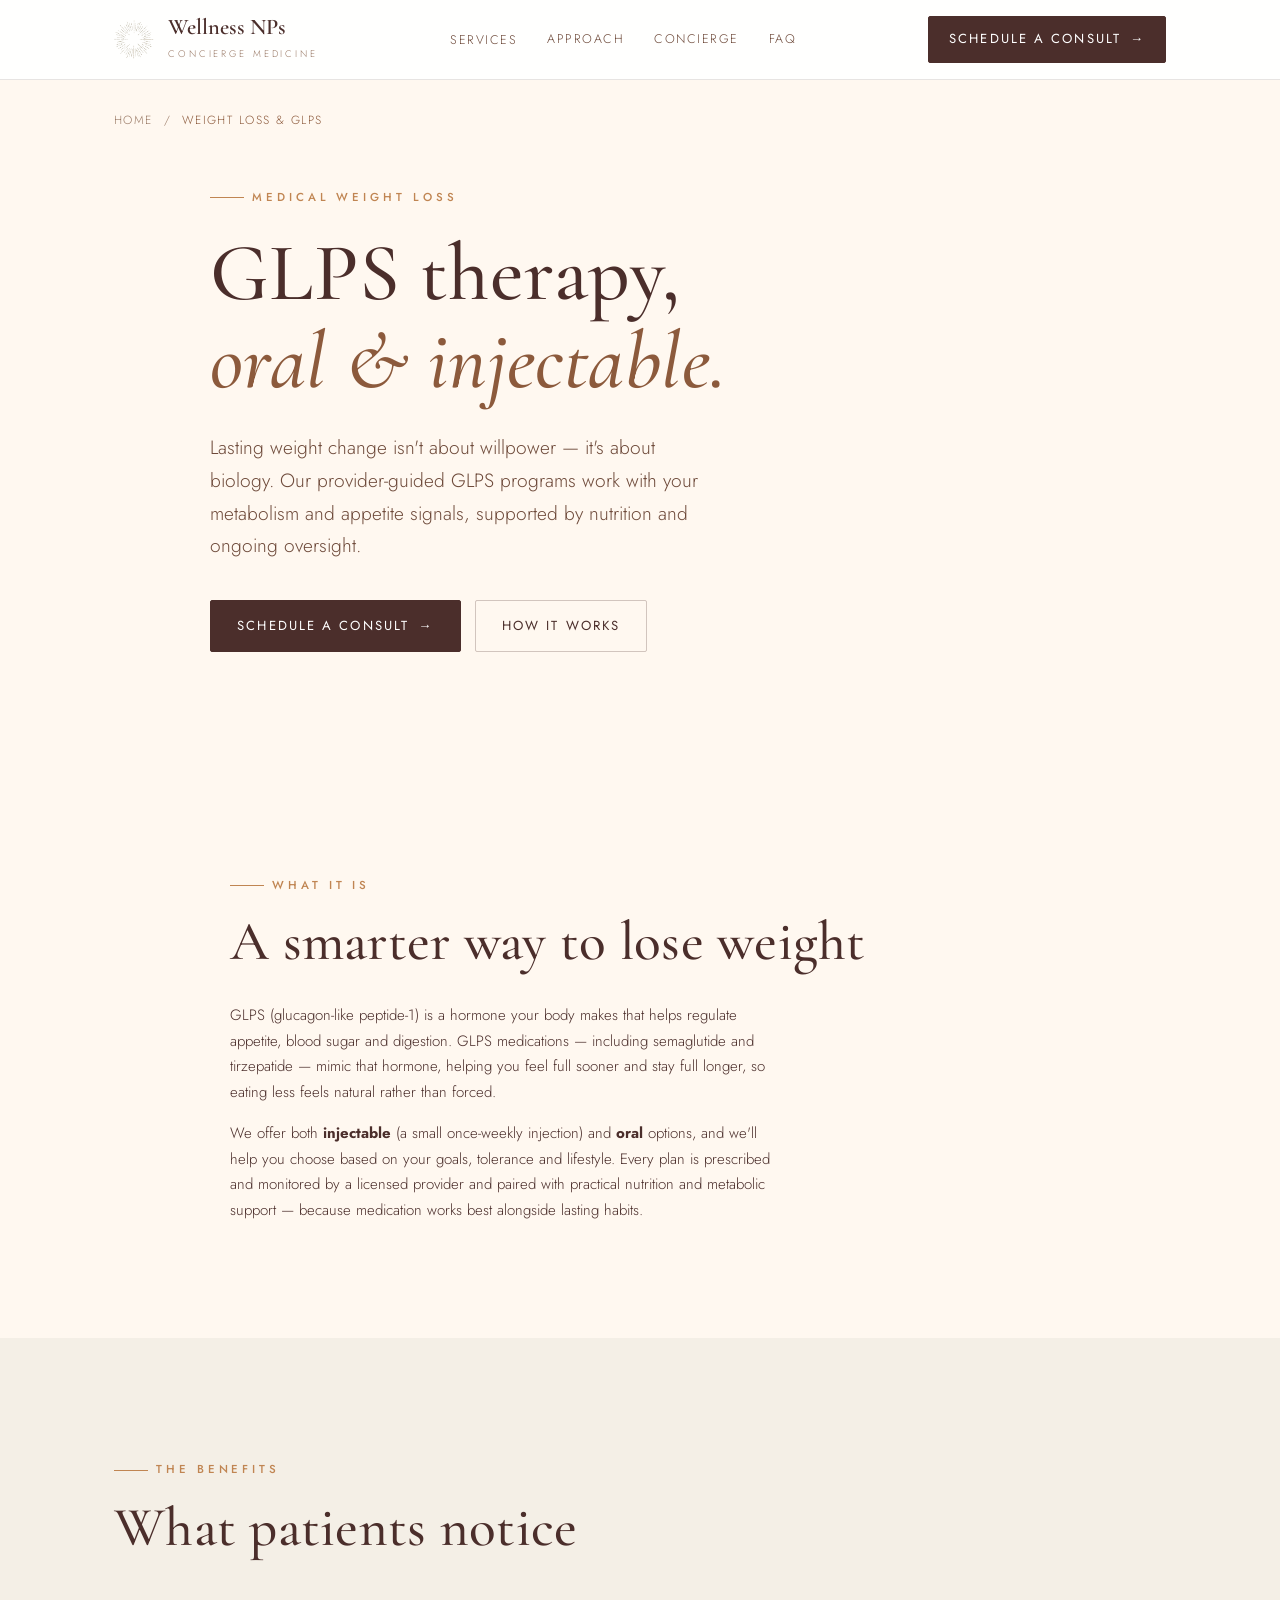
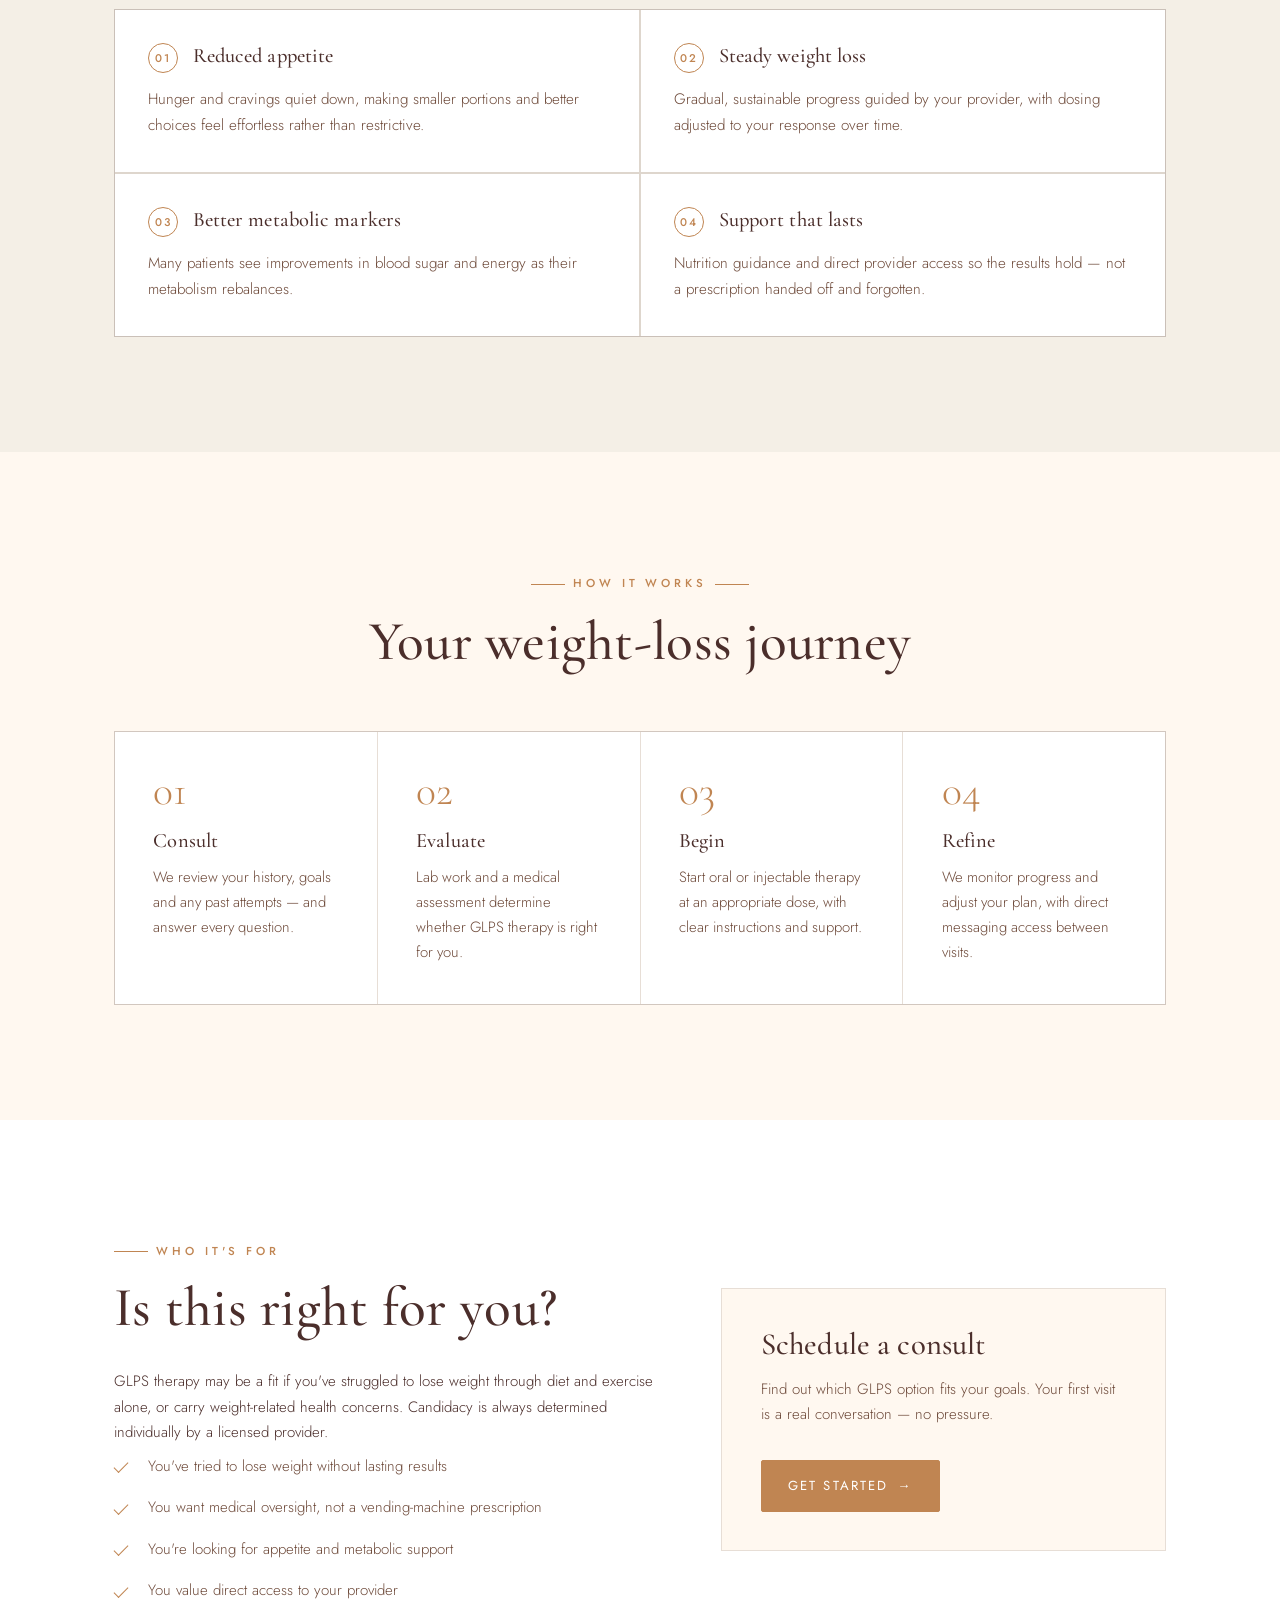
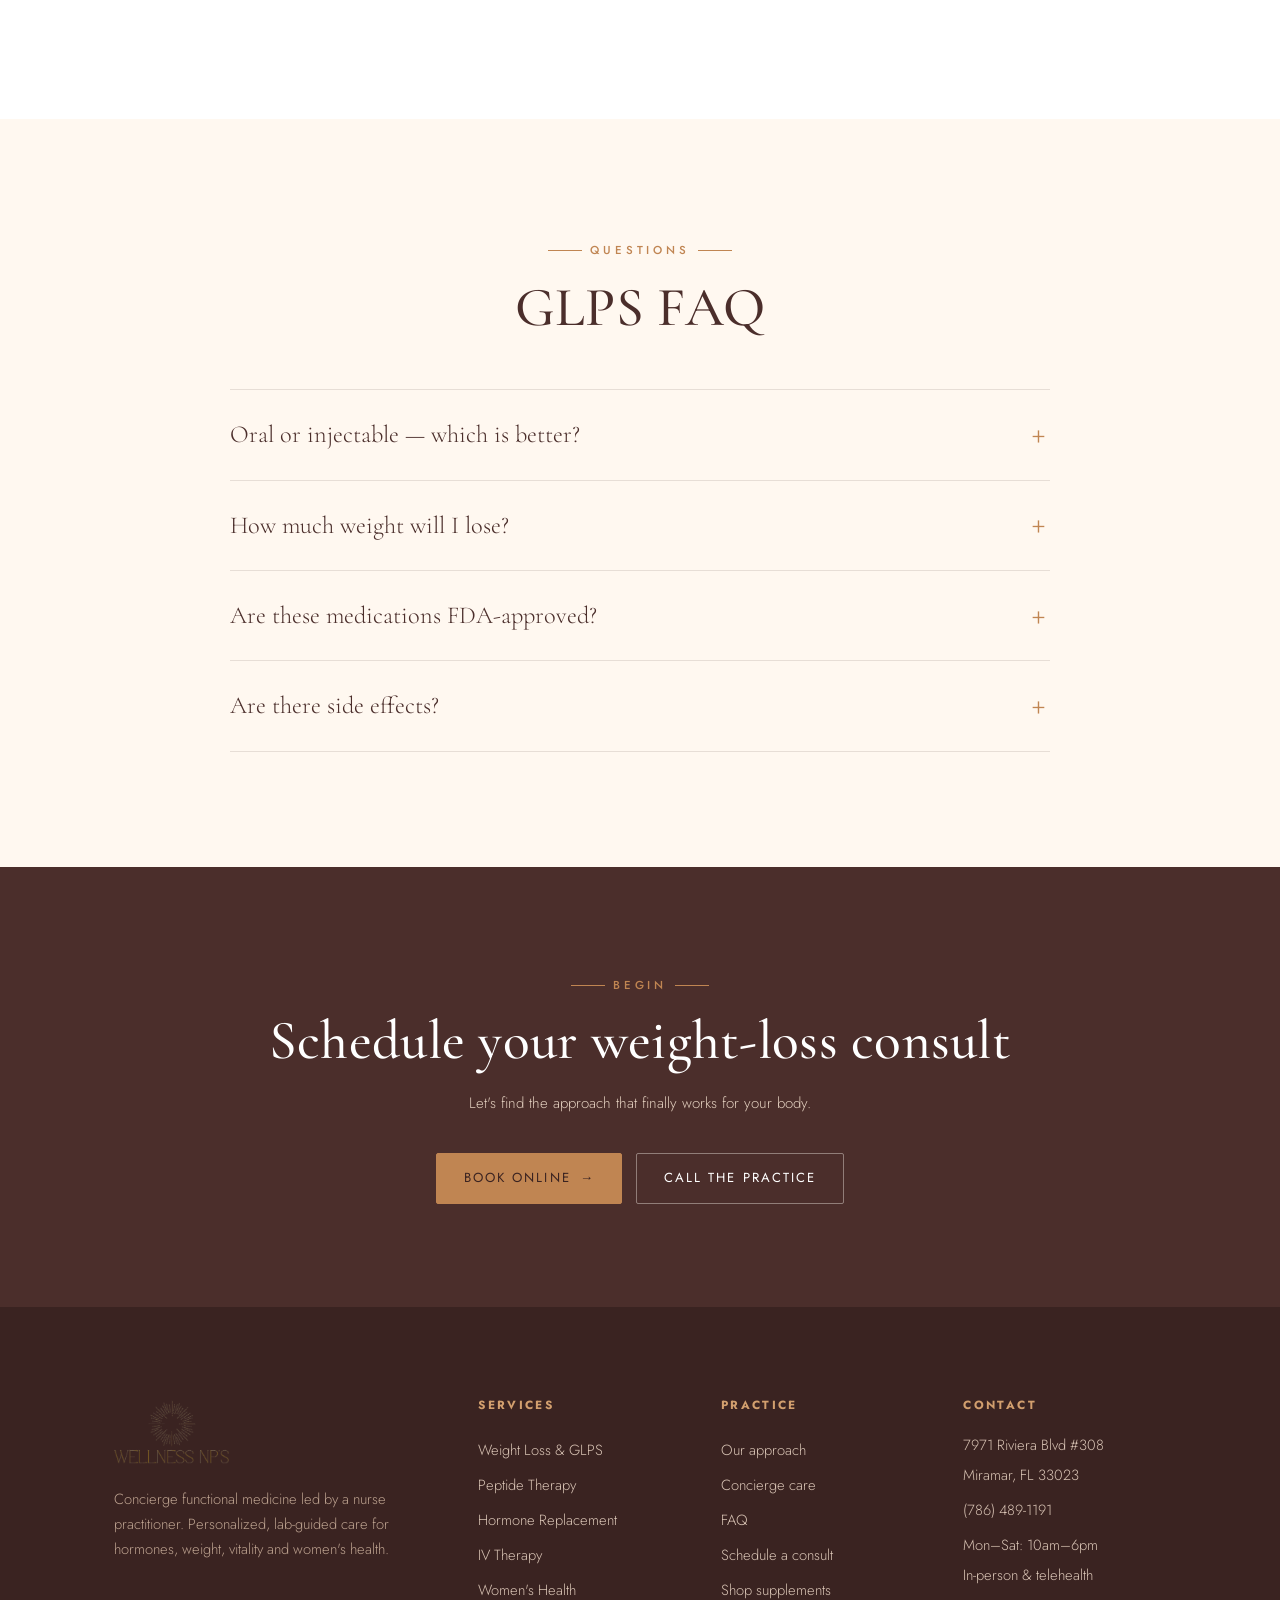
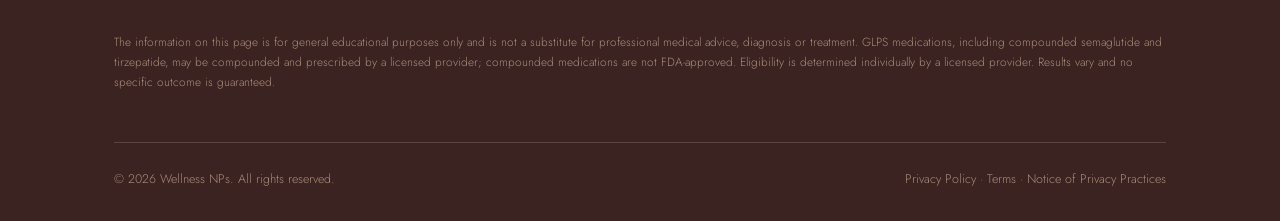
<file: weight-loss.html>
<!DOCTYPE html>
<html lang="en">
<head>
<meta charset="UTF-8" />
<meta name="viewport" content="width=device-width, initial-scale=1.0" />

<title>Medical Weight Loss &amp; GLPS (Oral &amp; Injectable) | Wellness NPs</title>
<meta name="description" content="Physician-guided medical weight loss with GLPS therapy — oral and injectable semaglutide and tirzepatide options, prescribed by a licensed provider and paired with metabolic and nutrition support. Schedule a consult." />
<meta name="keywords" content="medical weight loss, GLPS, semaglutide, tirzepatide, oral GLPS, injectable weight loss, compounded semaglutide, appetite, metabolic health, nurse practitioner weight loss" />
<link rel="canonical" href="https://www.wellnessnps.com/weight-loss.html" />
<meta property="og:type" content="article" />
<meta property="og:title" content="Medical Weight Loss & GLPS (Oral & Injectable) | Wellness NPs" />
<meta property="og:description" content="Physician-guided GLPS weight loss, oral and injectable options, with metabolic and nutrition support." />
<meta property="og:url" content="https://www.wellnessnps.com/weight-loss.html" />

<link rel="preconnect" href="https://fonts.googleapis.com" />
<link rel="preconnect" href="https://fonts.gstatic.com" crossorigin />
<link href="https://fonts.googleapis.com/css2?family=Cormorant+Garamond:ital,wght@0,400;0,500;0,600;1,400;1,500&family=Jost:wght@300;400;500;600&display=swap" rel="stylesheet" />
<link rel="icon" type="image/png" href="logo-mark.png" />
<link rel="stylesheet" href="styles.css" />

<script type="application/ld+json">
{"@context":"https://schema.org","@type":"MedicalProcedure","name":"Medical Weight Loss with GLPS Therapy","procedureType":"https://schema.org/TherapeuticProcedure","howPerformed":"GLPS receptor agonist medications (oral or injectable) prescribed and monitored by a licensed provider, combined with nutrition and metabolic support.","bodyLocation":"Metabolic system","provider":{"@type":"MedicalClinic","name":"Wellness NPs","url":"https://www.wellnessnps.com/"}}
</script>
<script type="application/ld+json">
{"@context":"https://schema.org","@type":"BreadcrumbList","itemListElement":[
{"@type":"ListItem","position":1,"name":"Home","item":"https://www.wellnessnps.com/"},
{"@type":"ListItem","position":2,"name":"Weight Loss & GLPS","item":"https://www.wellnessnps.com/weight-loss.html"}]}
</script>
<script type="application/ld+json">
{"@context":"https://schema.org","@type":"FAQPage","mainEntity":[
{"@type":"Question","name":"What is the difference between oral and injectable GLPS?","acceptedAnswer":{"@type":"Answer","text":"Injectable GLPS are typically a small once-weekly subcutaneous injection, while oral options are taken by mouth. Your provider helps choose the option that best fits your goals, tolerance and preferences."}},
{"@type":"Question","name":"Am I a candidate for GLPS weight loss?","acceptedAnswer":{"@type":"Answer","text":"Candidacy is determined individually by a licensed provider based on your BMI, medical history and goals. Your consultation and lab work guide the recommendation."}},
{"@type":"Question","name":"Are these medications FDA-approved?","acceptedAnswer":{"@type":"Answer","text":"Some GLPS medications are FDA-approved; compounded versions are not FDA-approved and are prepared and prescribed under the care of a licensed provider. We review all options with you."}}]}
</script>
</head>
<body>

<header class="site-header">
  <div class="container nav">
    <a class="brand" href="index.html" aria-label="Wellness NPs home">
      <img class="brand-logo-mark" src="logo-mark.png" alt="" />
      <span><span class="brand-name">Wellness NPs</span><span class="brand-sub">Concierge Medicine</span></span>
    </a>
    <nav class="nav-links" aria-label="Primary">
      <div class="has-sub">
        <a href="index.html#services" aria-haspopup="true">Services</a>
        <div class="submenu" role="menu">
          <a href="weight-loss.html" aria-current="page">Weight Loss &amp; GLPS</a>
          <a href="peptides.html">Peptide Therapy</a>
          <a href="hormone-replacement.html">Hormone Replacement</a>
          <a href="iv-therapy.html">IV Therapy</a>
          <a href="concierge-womens-health.html">Concierge Women's Health</a>
        </div>
      </div>
      <a href="index.html#approach">Approach</a>
      <a href="index.html#concierge">Concierge</a>
      <a href="index.html#faq">FAQ</a>
    </nav>
    <div class="nav-cta">
      <a class="btn" href="#consult">Schedule a consult <span class="arrow">&rarr;</span></a>
      <button class="nav-toggle" aria-label="Menu" aria-expanded="false"><span></span><span></span><span></span></button>
    </div>
  </div>
</header>

<main>

<section class="hero">
  <div class="container">
    <nav class="crumb" aria-label="Breadcrumb"><a href="index.html">Home</a> &nbsp;/&nbsp; <span>Weight Loss &amp; GLPS</span></nav>
  </div>
  <div class="container hero-inner solo" style="padding-top:clamp(28px,4vw,52px)">
    <div class="reveal">
      <span class="eyebrow">Medical Weight Loss</span>
      <h1>GLPS therapy,<br><span class="serif-accent">oral &amp; injectable.</span></h1>
      <p class="lede">Lasting weight change isn't about willpower — it's about biology. Our provider-guided GLPS programs work with your metabolism and appetite signals, supported by nutrition and ongoing oversight.</p>
      <div class="btn-row">
        <a class="btn" href="#consult">Schedule a consult <span class="arrow">&rarr;</span></a>
        <a class="btn btn--ghost" href="#how">How it works</a>
      </div>
    </div>
  </div>
</section>

<section class="section">
  <div class="container split solo">
    <div class="reveal">
      <span class="eyebrow">What it is</span>
      <h2 class="mt-1">A smarter way to lose weight</h2>
      <p class="mt-2">GLPS (glucagon-like peptide-1) is a hormone your body makes that helps regulate appetite, blood sugar and digestion. GLPS medications — including semaglutide and tirzepatide — mimic that hormone, helping you feel full sooner and stay full longer, so eating less feels natural rather than forced.</p>
      <p class="mt-1">We offer both <strong>injectable</strong> (a small once-weekly injection) and <strong>oral</strong> options, and we'll help you choose based on your goals, tolerance and lifestyle. Every plan is prescribed and monitored by a licensed provider and paired with practical nutrition and metabolic support — because medication works best alongside lasting habits.</p>
    </div>
  </div>
</section>

<section class="section bg-cream2">
  <div class="container">
    <div class="sec-head reveal"><span class="eyebrow">The benefits</span><h2>What patients notice</h2></div>
    <div class="benefits">
      <div class="benefit reveal"><h4><span class="b-no">01</span>Reduced appetite</h4><p>Hunger and cravings quiet down, making smaller portions and better choices feel effortless rather than restrictive.</p></div>
      <div class="benefit reveal"><h4><span class="b-no">02</span>Steady weight loss</h4><p>Gradual, sustainable progress guided by your provider, with dosing adjusted to your response over time.</p></div>
      <div class="benefit reveal"><h4><span class="b-no">03</span>Better metabolic markers</h4><p>Many patients see improvements in blood sugar and energy as their metabolism rebalances.</p></div>
      <div class="benefit reveal"><h4><span class="b-no">04</span>Support that lasts</h4><p>Nutrition guidance and direct provider access so the results hold — not a prescription handed off and forgotten.</p></div>
    </div>
  </div>
</section>

<section class="section" id="how">
  <div class="container">
    <div class="sec-head center reveal"><span class="eyebrow center">How it works</span><h2>Your weight-loss journey</h2></div>
    <div class="steps">
      <div class="step reveal"><div class="s-no">01</div><h4>Consult</h4><p>We review your history, goals and any past attempts — and answer every question.</p></div>
      <div class="step reveal"><div class="s-no">02</div><h4>Evaluate</h4><p>Lab work and a medical assessment determine whether GLPS therapy is right for you.</p></div>
      <div class="step reveal"><div class="s-no">03</div><h4>Begin</h4><p>Start oral or injectable therapy at an appropriate dose, with clear instructions and support.</p></div>
      <div class="step reveal"><div class="s-no">04</div><h4>Refine</h4><p>We monitor progress and adjust your plan, with direct messaging access between visits.</p></div>
    </div>
  </div>
</section>

<section class="section bg-ivory">
  <div class="container split split--narrow">
    <div class="reveal">
      <span class="eyebrow">Who it's for</span>
      <h2 class="mt-1">Is this right for you?</h2>
      <p class="mt-2">GLPS therapy may be a fit if you've struggled to lose weight through diet and exercise alone, or carry weight-related health concerns. Candidacy is always determined individually by a licensed provider.</p>
      <ul class="checks mt-2">
        <li>You've tried to lose weight without lasting results</li>
        <li>You want medical oversight, not a vending-machine prescription</li>
        <li>You're looking for appetite and metabolic support</li>
        <li>You value direct access to your provider</li>
      </ul>
    </div>
    <div class="reveal" style="border:1px solid var(--line);background:var(--cream);padding:clamp(28px,3vw,44px)">
      <h3>Schedule a consult</h3>
      <p class="mt-1" style="color:var(--text-soft)">Find out which GLPS option fits your goals. Your first visit is a real conversation — no pressure.</p>
      <div class="btn-row mt-2"><a class="btn btn--gold" href="#consult">Get started <span class="arrow">&rarr;</span></a></div>
    </div>
  </div>
</section>

<section class="section">
  <div class="container">
    <div class="sec-head center reveal"><span class="eyebrow center">Questions</span><h2>GLPS FAQ</h2></div>
    <div class="faq reveal">
      <details><summary>Oral or injectable — which is better?</summary><div class="ans">Neither is universally "better." Injectables are a once-weekly option many find simple; oral may suit those who prefer no injections. We help you choose based on your goals, tolerance and preferences.</div></details>
      <details><summary>How much weight will I lose?</summary><div class="ans">Results vary by individual, dose and adherence, and we never guarantee a specific number. Your provider sets realistic expectations based on your health profile.</div></details>
      <details><summary>Are these medications FDA-approved?</summary><div class="ans">Some GLPS medications are FDA-approved. Compounded versions are not FDA-approved and are prepared and prescribed under the care of a licensed provider. We'll review all options and their differences with you.</div></details>
      <details><summary>Are there side effects?</summary><div class="ans">Like any medication, GLPS can cause side effects, most commonly mild digestive symptoms that often ease over time. Your provider reviews these with you and monitors you throughout.</div></details>
    </div>
  </div>
</section>

<section class="consult" id="consult">
  <div class="container">
    <div class="reveal">
      <span class="eyebrow center">Begin</span>
      <h2 class="mt-1">Schedule your weight-loss consult</h2>
      <p class="measure">Let's find the approach that finally works for your body.</p>
      <div class="btn-row">
        <a class="btn btn--onDark" href="https://wellnessnps.janeapp.com/locations/the-wellness-nps/book" target="_blank" rel="noopener">Book online <span class="arrow">&rarr;</span></a>
        <a class="btn btn--ghost" style="--fg:var(--ivory);--bd:rgba(251,246,238,.4)" href="tel:+17864891191">Call the practice</a>
      </div>
    </div>
  </div>
</section>

</main>

<footer class="site-footer">
  <div class="container">
    <div class="footer-grid">
      <div class="footer-about">
        <a class="brand" href="index.html" aria-label="Wellness NPs home"><img class="footer-logo" src="logo.png" alt="Wellness NPs" /></a>
        <p>Concierge functional medicine led by a nurse practitioner. Personalized, lab-guided care for hormones, weight, vitality and women's health.</p>
      </div>
      <div><h5>Services</h5>
        <a href="weight-loss.html">Weight Loss &amp; GLPS</a><a href="peptides.html">Peptide Therapy</a>
        <a href="hormone-replacement.html">Hormone Replacement</a><a href="iv-therapy.html">IV Therapy</a>
        <a href="concierge-womens-health.html">Women's Health</a></div>
      <div><h5>Practice</h5>
        <a href="index.html#approach">Our approach</a><a href="index.html#concierge">Concierge care</a>
        <a href="index.html#faq">FAQ</a><a href="#consult">Schedule a consult</a>
        <a href="https://us.fullscript.com/welcome/afaquir" target="_blank" rel="noopener">Shop supplements</a></div>
      <div class="footer-contact"><h5>Contact</h5>
        <p>7971 Riviera Blvd #308</p><p>Miramar, FL 33023</p>
        <p><a href="tel:+17864891191">(786) 489-1191</a></p><p>Mon&ndash;Sat: 10am&ndash;6pm</p>
        <p>In-person &amp; telehealth</p></div>
    </div>
    <p class="disclaimer">The information on this page is for general educational purposes only and is not a substitute for professional medical advice, diagnosis or treatment. GLPS medications, including compounded semaglutide and tirzepatide, may be compounded and prescribed by a licensed provider; compounded medications are not FDA-approved. Eligibility is determined individually by a licensed provider. Results vary and no specific outcome is guaranteed.</p>
    <div class="footer-bottom"><span>&copy; <span id="yr">2026</span> Wellness NPs. All rights reserved.</span><span>Privacy Policy &middot; Terms &middot; Notice of Privacy Practices</span></div>
  </div>
</footer>

<script src="main.js"></script>
</body>
</html>
</file>
<file: styles.css>
/* =========================================================
   Wellness NPs — shared design system
   Direction: "Quiet Luxury" — cream + layered browns + brushed gold
   Display: Cormorant Garamond | Body: Jost
   ========================================================= */

:root{
  /* palette */
  --cream:#FFF8F0;
  --cream-2:#F4EFE6;
  --ivory:#FFFFFF;
  --white:#FFFFFF;
  --espresso:#4B2E2B;
  --coffee:#3A2321;
  --walnut:#8C5A3C;
  --mocha:#9B6A47;
  --camel:#C08552;
  --sand:#E7CDB0;
  --gold:#C08552;
  --gold-soft:#D29F6E;

  --text:#4B2E2B;
  --text-soft:#6E4A3A;
  --text-muted:#9A7A66;
  --line:rgba(75,46,43,0.13);
  --line-strong:rgba(75,46,43,0.25);

  /* type */
  --font-display:"Cormorant Garamond", Georgia, serif;
  --font-body:"Jost", "Helvetica Neue", Arial, sans-serif;

  /* layout */
  --container:1180px;
  --gutter:clamp(20px,5vw,64px);
  --radius:2px;            /* sharp, editorial luxury — almost no rounding */
  --radius-img:4px;

  --section-y:clamp(64px,9vw,140px);
}

/* ---------- reset / base ---------- */
*,*::before,*::after{box-sizing:border-box;margin:0;padding:0}
html{scroll-behavior:smooth;-webkit-text-size-adjust:100%}
@media (prefers-reduced-motion:reduce){html{scroll-behavior:auto}}

body{
  font-family:var(--font-body);
  background:var(--cream);
  color:var(--text);
  font-weight:300;
  font-size:clamp(15px,1.05vw,17px);
  line-height:1.7;
  -webkit-font-smoothing:antialiased;
  text-rendering:optimizeLegibility;
  overflow-x:hidden;
}

img{max-width:100%;display:block}
a{color:inherit;text-decoration:none}
ul{list-style:none}

::selection{background:var(--gold);color:var(--ivory)}

:focus-visible{
  outline:2px solid var(--gold);
  outline-offset:3px;
}

/* ---------- typography ---------- */
h1,h2,h3,h4{font-family:var(--font-display);font-weight:500;line-height:1.08;color:var(--espresso);letter-spacing:.005em;text-wrap:balance}
h1{font-size:clamp(2.6rem,6.4vw,5.1rem);font-weight:500}
h2{font-size:clamp(2rem,4.4vw,3.45rem)}
h3{font-size:clamp(1.45rem,2.4vw,1.95rem)}
h4{font-size:clamp(1.15rem,1.6vw,1.35rem)}
p{max-width:62ch}

.eyebrow{
  font-family:var(--font-body);
  font-weight:500;
  font-size:.72rem;
  letter-spacing:.34em;
  text-transform:uppercase;
  color:var(--gold);
  display:inline-flex;
  align-items:center;
  gap:.7em;
}
.eyebrow::before{
  content:"";
  width:34px;height:1px;background:var(--gold);
  display:inline-block;
}
.eyebrow.center{justify-content:center}
.eyebrow.center::after{content:"";width:34px;height:1px;background:var(--gold);display:inline-block}

.lede{font-size:clamp(1.1rem,1.5vw,1.3rem);color:var(--text-soft);font-weight:300}
.serif-accent{font-family:var(--font-display);font-style:italic;color:var(--walnut)}

/* ---------- layout helpers ---------- */
.container{width:100%;max-width:var(--container);margin:0 auto;padding-inline:var(--gutter)}
.section{padding-block:var(--section-y)}
.section--tight{padding-block:clamp(48px,6vw,86px)}
.bg-cream2{background:var(--cream-2)}
.bg-ivory{background:var(--ivory)}
.bg-dark{background:var(--espresso);color:var(--sand)}
.bg-dark h1,.bg-dark h2,.bg-dark h3,.bg-dark h4{color:var(--ivory)}
.bg-dark p{color:#E0CCBC}

.center{text-align:center}
.mx-auto{margin-inline:auto}
.measure{max-width:60ch}
.measure-wide{max-width:74ch}
.mt-1{margin-top:1rem}.mt-2{margin-top:2rem}.mt-3{margin-top:2.8rem}

/* hairline divider with center node — recurring signature */
.rule{display:flex;align-items:center;justify-content:center;gap:14px;margin:0 auto}
.rule::before,.rule::after{content:"";height:1px;width:64px;background:var(--line-strong)}
.rule .node{width:6px;height:6px;border:1px solid var(--gold);transform:rotate(45deg)}

/* monogram seal */
.seal{
  width:46px;height:46px;border:1px solid var(--gold);
  display:grid;place-items:center;border-radius:50%;
  font-family:var(--font-display);font-size:1.15rem;font-weight:600;
  color:var(--gold);letter-spacing:.02em;flex:none;
}

/* ---------- buttons ---------- */
.btn{
  --bg:var(--espresso);--fg:var(--ivory);--bd:var(--espresso);
  display:inline-flex;align-items:center;gap:.7em;
  font-family:var(--font-body);font-weight:400;
  font-size:.82rem;letter-spacing:.16em;text-transform:uppercase;
  padding:1.05em 2em;background:var(--bg);color:var(--fg);
  border:1px solid var(--bd);border-radius:var(--radius);
  cursor:pointer;transition:background .35s ease,color .35s ease,transform .35s ease,border-color .35s ease;
}
.btn:hover{background:var(--walnut);border-color:var(--walnut);transform:translateY(-2px)}
.btn .arrow{transition:transform .35s ease}
.btn:hover .arrow{transform:translateX(4px)}
.btn--ghost{--bg:transparent;--fg:var(--espresso);--bd:var(--line-strong)}
.btn--ghost:hover{--fg:var(--ivory);background:var(--walnut);border-color:var(--walnut)}
.btn--gold{--bg:var(--gold);--fg:var(--ivory);--bd:var(--gold)}
.btn--gold:hover{--bg:var(--gold-soft);border-color:var(--gold-soft)}
.btn--onDark{--bg:var(--gold);--fg:#3A2321;--bd:var(--gold)}
.btn--onDark:hover{--bg:var(--ivory);--fg:var(--espresso);border-color:var(--ivory)}
.btn-row{display:flex;flex-wrap:wrap;gap:14px}

/* text link */
.tlink{display:inline-flex;align-items:center;gap:.5em;color:var(--walnut);
  font-size:.82rem;letter-spacing:.14em;text-transform:uppercase;
  border-bottom:1px solid var(--line-strong);padding-bottom:3px;transition:color .3s,border-color .3s}
.tlink:hover{color:var(--gold);border-color:var(--gold)}

/* ---------- header / nav ---------- */
.site-header{
  position:sticky;top:0;z-index:60;
  background:rgba(255,255,255,.92);
  backdrop-filter:blur(10px);
  border-bottom:1px solid var(--line);
  transition:background .3s;
}
.nav{display:flex;align-items:center;justify-content:space-between;gap:24px;padding-block:16px}
.brand{display:flex;align-items:center;gap:14px}
.brand .seal{width:40px;height:40px;font-size:1rem}
.brand-name{font-family:var(--font-display);font-size:1.4rem;font-weight:600;color:var(--espresso);line-height:1}
.brand-sub{display:block;font-family:var(--font-body);font-size:.6rem;letter-spacing:.3em;
  text-transform:uppercase;color:var(--text-muted);margin-top:3px}
.nav-links{display:flex;align-items:center;gap:30px}
.nav-links a{font-size:.78rem;letter-spacing:.12em;text-transform:uppercase;color:var(--text-soft);
  position:relative;padding-block:6px;transition:color .3s}
.nav-links a:hover,.nav-links a[aria-current="page"]{color:var(--espresso)}
.nav-links a::after{content:"";position:absolute;left:0;bottom:0;height:1px;width:0;background:var(--gold);transition:width .35s}
.nav-links a:hover::after,.nav-links a[aria-current="page"]::after{width:100%}
.nav-cta{display:flex;align-items:center;gap:16px}
.nav-cta .btn{padding:.85em 1.5em}

/* dropdown */
.has-sub{position:relative}
.submenu{
  position:absolute;top:calc(100% + 12px);left:50%;transform:translateX(-50%) translateY(8px);
  background:var(--ivory);border:1px solid var(--line);min-width:248px;
  padding:10px;opacity:0;visibility:hidden;transition:opacity .28s,transform .28s;
  box-shadow:0 24px 50px -28px rgba(44,30,21,.5);
}
.has-sub:hover .submenu,.has-sub:focus-within .submenu{opacity:1;visibility:visible;transform:translateX(-50%) translateY(0)}
.submenu a{display:block;padding:11px 14px;text-transform:none;letter-spacing:.02em;font-size:.92rem;color:var(--text-soft)}
.submenu a:hover{background:var(--cream-2);color:var(--espresso)}
.submenu a::after{display:none}

.nav-toggle{display:none;background:none;border:1px solid var(--line-strong);width:46px;height:46px;
  cursor:pointer;flex-direction:column;gap:5px;align-items:center;justify-content:center;border-radius:var(--radius)}
.nav-toggle span{width:20px;height:1.5px;background:var(--espresso);transition:.3s}

/* ---------- hero ---------- */
.hero{position:relative;overflow:hidden;background:var(--cream)}
.hero-inner{display:grid;grid-template-columns:1.05fr .95fr;gap:clamp(32px,5vw,72px);align-items:center;
  padding-block:clamp(56px,8vw,118px)}
.hero h1{margin-top:22px}
.hero .lede{margin-top:26px;max-width:46ch}
.hero .btn-row{margin-top:38px}
.hero-trust{margin-top:34px;display:flex;flex-wrap:wrap;gap:10px 26px;align-items:center;
  font-size:.78rem;letter-spacing:.1em;text-transform:uppercase;color:var(--text-muted)}
.hero-trust span{display:inline-flex;align-items:center;gap:.6em}
.hero-trust .node{width:5px;height:5px;background:var(--gold);transform:rotate(45deg)}

/* hero visual: framed image placeholder + contour signature */
.hero-figure{position:relative;aspect-ratio:4/5;border:1px solid var(--line-strong);
  background:linear-gradient(150deg,var(--sand),var(--camel) 60%,var(--walnut));
  border-radius:var(--radius-img);overflow:hidden}
.hero-figure .contour{position:absolute;inset:0;opacity:.5;mix-blend-mode:soft-light}
.hero-figure .ph-label{position:absolute;left:18px;bottom:16px;color:rgba(251,246,238,.92);
  font-size:.7rem;letter-spacing:.18em;text-transform:uppercase}
.hero-figure .seal-badge{position:absolute;top:18px;right:18px;width:62px;height:62px;border:1px solid rgba(251,246,238,.7);
  border-radius:50%;display:grid;place-items:center;color:var(--ivory);font-family:var(--font-display);
  font-size:.62rem;letter-spacing:.16em;text-transform:uppercase;text-align:center;line-height:1.25;background:rgba(44,30,21,.16)}

/* ambient contour texture for full sections */
.contour-bg{position:absolute;inset:0;pointer-events:none;opacity:.06}

/* ---------- trust band ---------- */
.trust-band{border-block:1px solid var(--line);background:var(--ivory)}
.trust-band .container{display:flex;flex-wrap:wrap;justify-content:space-between;gap:28px;padding-block:34px}
.trust-item{flex:1 1 200px}
.trust-item .num{font-family:var(--font-display);font-size:clamp(2.2rem,3.6vw,3rem);color:var(--walnut);line-height:1}
.trust-item .lab{font-size:.76rem;letter-spacing:.16em;text-transform:uppercase;color:var(--text-muted);margin-top:8px}

/* ---------- section headers ---------- */
.sec-head{max-width:64ch}
.sec-head.center{margin-inline:auto;text-align:center}
.sec-head h2{margin-top:18px}
.sec-head p{margin-top:18px}
.sec-head.center p{margin-inline:auto}

/* ---------- service grid ---------- */
.svc-grid{display:grid;grid-template-columns:repeat(3,1fr);gap:1px;background:var(--line);
  border:1px solid var(--line);margin-top:clamp(40px,5vw,64px)}
.svc-card{background:var(--ivory);padding:clamp(28px,3vw,42px);display:flex;flex-direction:column;
  min-height:300px;transition:background .4s ease}
.svc-card:hover{background:var(--cream)}
.svc-card .idx{font-family:var(--font-display);font-size:1rem;color:var(--gold);letter-spacing:.1em}
.svc-card h3{margin-top:auto;padding-top:30px}
.svc-card p{font-size:.96rem;color:var(--text-soft);margin-top:14px;flex:0}
.svc-card .tlink{margin-top:24px;align-self:flex-start}

/* feature/benefit list */
.benefits{display:grid;grid-template-columns:repeat(2,1fr);gap:2px;background:var(--line);
  border:1px solid var(--line);margin-top:clamp(36px,4vw,56px)}
.benefit{background:var(--ivory);padding:clamp(24px,2.6vw,36px)}
.benefit h4{display:flex;align-items:baseline;gap:.7em}
.benefit h4 .b-no{font-family:var(--font-body);font-size:.7rem;letter-spacing:.2em;color:var(--gold);
  border:1px solid var(--gold);width:30px;height:30px;display:inline-grid;place-items:center;border-radius:50%;flex:none}
.benefit p{font-size:.95rem;color:var(--text-soft);margin-top:14px}

/* check list */
.checks{display:grid;gap:16px;margin-top:8px}
.checks li{position:relative;padding-left:34px;color:var(--text-soft)}
.checks li::before{content:"";position:absolute;left:0;top:.55em;width:14px;height:7px;
  border-left:1.5px solid var(--gold);border-bottom:1.5px solid var(--gold);transform:rotate(-45deg)}
.checks li strong{color:var(--espresso);font-weight:500}

/* split: text + visual */
.split{display:grid;grid-template-columns:1fr 1fr;gap:clamp(36px,5vw,80px);align-items:center}
.split--narrow{grid-template-columns:1.1fr .9fr}
.figure{aspect-ratio:1/1;border:1px solid var(--line-strong);border-radius:var(--radius-img);
  background:linear-gradient(150deg,var(--sand),var(--mocha));position:relative;overflow:hidden}
.figure .ph-label{position:absolute;left:18px;bottom:16px;color:rgba(251,246,238,.92);
  font-size:.7rem;letter-spacing:.18em;text-transform:uppercase}
.figure .contour{position:absolute;inset:0;opacity:.45;mix-blend-mode:soft-light}

/* ---------- process steps ---------- */
.steps{display:grid;grid-template-columns:repeat(4,1fr);gap:1px;background:var(--line);
  border:1px solid var(--line);margin-top:clamp(40px,5vw,60px)}
.step{background:var(--ivory);padding:clamp(26px,3vw,40px)}
.step .s-no{font-family:var(--font-display);font-size:2.6rem;color:var(--gold);line-height:1}
.step h4{margin-top:18px}
.step p{font-size:.93rem;color:var(--text-soft);margin-top:12px}

/* ---------- testimonial ---------- */
.quote{max-width:50ch;margin-inline:auto;text-align:center}
.quote blockquote{font-family:var(--font-display);font-size:clamp(1.5rem,3vw,2.3rem);
  font-style:italic;line-height:1.32;color:var(--ivory)}
.quote .who{margin-top:28px;font-size:.78rem;letter-spacing:.2em;text-transform:uppercase;color:var(--gold)}

/* ---------- FAQ ---------- */
.faq{max-width:820px;margin:clamp(36px,4vw,52px) auto 0;border-top:1px solid var(--line)}
.faq details{border-bottom:1px solid var(--line)}
.faq summary{cursor:pointer;list-style:none;padding:24px 44px 24px 0;position:relative;
  font-family:var(--font-display);font-size:clamp(1.2rem,1.9vw,1.55rem);color:var(--espresso)}
.faq summary::-webkit-details-marker{display:none}
.faq summary::after{content:"+";position:absolute;right:4px;top:50%;transform:translateY(-50%);
  font-family:var(--font-body);font-weight:300;font-size:1.6rem;color:var(--gold);transition:transform .3s}
.faq details[open] summary::after{transform:translateY(-50%) rotate(45deg)}
.faq .ans{padding:0 44px 26px 0;color:var(--text-soft);max-width:70ch}

/* ---------- consult CTA band ---------- */
.consult{position:relative;overflow:hidden;background:var(--espresso);color:var(--sand)}
.consult .container{position:relative;text-align:center;padding-block:clamp(60px,8vw,110px)}
.consult h2{color:var(--ivory)}
.consult p{color:#E0CCBC;margin:20px auto 0}
.consult .btn-row{justify-content:center;margin-top:36px}

/* ---------- footer ---------- */
.site-footer{background:#3A2321;color:#D8C3B4;padding-block:clamp(56px,7vw,88px) 30px}
.footer-grid{display:grid;grid-template-columns:1.6fr 1fr 1fr 1fr;gap:40px}
.site-footer .brand-name{color:var(--ivory)}
.site-footer h5{font-family:var(--font-body);font-size:.74rem;letter-spacing:.2em;text-transform:uppercase;
  color:var(--gold-soft);margin-bottom:18px}
.site-footer a{color:#D8C3B4;font-size:.92rem;display:block;padding:5px 0;transition:color .3s}
.site-footer a:hover{color:var(--ivory)}
.footer-about p{color:#BBA08E;font-size:.92rem;margin-top:18px;max-width:38ch}
.footer-contact p{color:#D8C3B4;font-size:.92rem;margin:5px 0}
.footer-bottom{border-top:1px solid rgba(255,248,240,.16);margin-top:50px;padding-top:26px;
  display:flex;flex-wrap:wrap;justify-content:space-between;gap:16px;font-size:.78rem;color:#A98B78}
.disclaimer{font-size:.74rem;line-height:1.7;color:#A98B78;margin-top:24px;max-width:none}

/* ---------- breadcrumb ---------- */
.crumb{font-size:.74rem;letter-spacing:.12em;text-transform:uppercase;color:var(--text-muted);
  padding-top:30px}
.crumb a:hover{color:var(--walnut)}
.crumb span{color:var(--walnut)}

/* ---------- reveal animation ---------- */
.reveal{opacity:0;transform:translateY(22px);transition:opacity .9s cubic-bezier(.2,.7,.2,1),transform .9s cubic-bezier(.2,.7,.2,1)}
.reveal.in{opacity:1;transform:none}
@media (prefers-reduced-motion:reduce){
  .reveal{opacity:1;transform:none;transition:none}
  .btn,.btn .arrow,.svc-card,.nav-links a::after{transition:none}
}

/* ---------- responsive ---------- */
@media (max-width:1024px){
  .svc-grid{grid-template-columns:repeat(2,1fr)}
  .steps{grid-template-columns:repeat(2,1fr)}
  .footer-grid{grid-template-columns:1fr 1fr}
}
@media (max-width:820px){
  .nav-links,.nav-cta .btn{display:none}
  .nav-toggle{display:flex}
  .nav-links.open{display:flex;position:absolute;top:100%;left:0;right:0;flex-direction:column;
    align-items:flex-start;gap:0;background:var(--ivory);border-bottom:1px solid var(--line);
    padding:10px var(--gutter) 24px}
  .nav-links.open a{padding:14px 0;width:100%;border-bottom:1px solid var(--line)}
  .nav-links.open .submenu{position:static;transform:none;opacity:1;visibility:visible;box-shadow:none;
    border:none;padding:0 0 0 16px;min-width:0}
  .nav-links.open .has-sub > a::after{display:none}
  .hero-inner{grid-template-columns:1fr;gap:40px}
  .hero-figure{aspect-ratio:5/4;order:-1}
  .split,.split--narrow{grid-template-columns:1fr;gap:36px}
  .benefits{grid-template-columns:1fr}
}
@media (max-width:560px){
  .svc-grid{grid-template-columns:1fr}
  .steps{grid-template-columns:1fr}
  .footer-grid{grid-template-columns:1fr}
  .trust-band .container{gap:22px}
  .trust-item{flex:1 1 40%}
}

/* =========================================================
   Additions — "boutique" inspiration layer
   (star ratings, trust marquee, photo cluster, statements,
    team cards, testimonial cards, awards band)
   ========================================================= */

/* star rating */
.stars{display:inline-flex;gap:3px;line-height:0}
.stars svg{width:17px;height:17px;display:block}
.stars svg path{fill:var(--gold)}
.rating{display:flex;align-items:center;gap:14px;margin-top:32px;flex-wrap:wrap}
.rating .rtext{font-size:.78rem;letter-spacing:.12em;text-transform:uppercase;color:var(--text-muted)}

/* trust marquee */
.marquee{overflow:hidden;border-block:1px solid var(--line);background:var(--ivory);padding-block:20px}
.marquee-track{display:flex;width:max-content;animation:scroll-x 42s linear infinite}
.marquee:hover .marquee-track{animation-play-state:paused}
.marquee-item{display:inline-flex;align-items:center;white-space:nowrap;padding-inline:30px;
  font-size:.78rem;letter-spacing:.22em;text-transform:uppercase;color:var(--walnut)}
.marquee-item::before{content:"";width:5px;height:5px;background:var(--gold);transform:rotate(45deg);margin-right:30px}
@keyframes scroll-x{to{transform:translateX(-50%)}}
@media (prefers-reduced-motion:reduce){.marquee-track{animation:none}}

/* editorial photo cluster */
.cluster{display:grid;grid-template-columns:1.12fr .88fr;grid-template-rows:auto auto;gap:16px}
.cluster .ph{border:1px solid var(--line-strong);border-radius:var(--radius-img);overflow:hidden;position:relative;
  background:linear-gradient(150deg,var(--sand),var(--mocha))}
.cluster .ph .ph-label{position:absolute;left:14px;bottom:11px;color:rgba(251,246,238,.92);
  font-size:.62rem;letter-spacing:.16em;text-transform:uppercase}
.cluster .ph1{grid-row:1/3;aspect-ratio:3/4}
.cluster .ph2{aspect-ratio:4/3;background:linear-gradient(150deg,var(--camel),var(--walnut))}
.cluster .ph3{aspect-ratio:4/3;background:linear-gradient(150deg,var(--sand),var(--camel))}

/* big statement */
.statement{text-align:center}
.statement .big{font-family:var(--font-display);font-size:clamp(2rem,5.2vw,4rem);line-height:1.1;
  max-width:20ch;margin-inline:auto;color:var(--espresso)}
.bg-dark .statement .big{color:var(--ivory)}
.statement p{margin:26px auto 0}

/* team */
.team-grid{display:grid;grid-template-columns:repeat(3,1fr);gap:clamp(22px,3vw,38px);margin-top:clamp(40px,5vw,62px)}
.team-card .portrait{aspect-ratio:4/5;border:1px solid var(--line-strong);border-radius:var(--radius-img);
  overflow:hidden;background:linear-gradient(150deg,var(--sand),var(--mocha));position:relative}
.team-card .portrait .ph-label{position:absolute;left:14px;bottom:12px;color:rgba(251,246,238,.92);
  font-size:.64rem;letter-spacing:.16em;text-transform:uppercase}
.team-card h4{margin-top:22px}
.team-card .role{font-size:.74rem;letter-spacing:.18em;text-transform:uppercase;color:var(--gold);margin-top:7px}
.team-card p{font-size:.92rem;color:var(--text-soft);margin-top:13px}

/* testimonial cards */
.tcards{display:grid;grid-template-columns:repeat(3,1fr);gap:1px;background:var(--line);
  border:1px solid var(--line);margin-top:clamp(40px,5vw,60px)}
.tcard{background:var(--ivory);padding:clamp(26px,3vw,40px);display:flex;flex-direction:column}
.tcard .stars{margin-bottom:20px}
.tcard blockquote{font-family:var(--font-display);font-style:italic;font-size:1.28rem;line-height:1.42;color:var(--espresso)}
.tcard .who{margin-top:auto;padding-top:24px;font-size:.74rem;letter-spacing:.18em;text-transform:uppercase;color:var(--text-muted)}

/* awards / credentials band */
.awards{display:flex;flex-wrap:wrap;justify-content:center;gap:16px;margin-top:clamp(34px,4vw,50px)}
.award{display:flex;align-items:center;gap:13px;border:1px solid var(--line);padding:15px 22px;background:var(--ivory)}
.award .seal{width:34px;height:34px;font-size:.85rem}
.award .a-t{font-size:.76rem;letter-spacing:.14em;text-transform:uppercase;color:var(--walnut)}

@media (max-width:820px){
  .cluster{grid-template-columns:1fr 1fr}
  .cluster .ph1{grid-row:auto;aspect-ratio:4/5}
  .team-grid{grid-template-columns:1fr 1fr}
  .tcards{grid-template-columns:1fr}
}
@media (max-width:560px){
  .cluster{grid-template-columns:1fr}
  .team-grid{grid-template-columns:1fr}
}

/* =========================================================
   Brand logo, real imagery, white surfaces
   ========================================================= */
.bg-white{background:var(--white)}
.brand-logo-mark{height:40px;width:auto;display:block;flex:none}
.footer-logo{height:64px;width:auto;display:block}
.ph-img{width:100%;height:100%;object-fit:cover;display:block}
.hero-figure .ph-img{object-position:50% 16%}
.provider-photo{aspect-ratio:4/5;border:1px solid var(--line-strong);border-radius:var(--radius-img);
  overflow:hidden;background:var(--cream-2)}
.provider-photo .ph-img{object-position:50% 12%}
/* dark sections get a faint warm separation now that surfaces are white */
.bg-cream2{background:var(--cream-2)}

/* =========================================================
   Polished placeholders — branded motif panels until real
   photos are added (hide "add photo" labels, add watermark)
   ========================================================= */
.ph-label{display:none}
.ph{position:relative}
.ph::after{content:"";position:absolute;inset:0;
  background:url("logo-mark.png") center/46% no-repeat;opacity:.2;mix-blend-mode:soft-light}
.figure .ph-label{display:none}

/* =========================================================
   Single-column treatment for sections with no image
   ========================================================= */
.hero-inner.solo{grid-template-columns:minmax(0,860px);justify-content:center}
.split.solo{grid-template-columns:minmax(0,820px);justify-content:center}

/* framed real photo (natural ratio, no crop) */
.photo-frame{border:1px solid var(--line-strong);border-radius:var(--radius-img);overflow:hidden;
  box-shadow:0 30px 60px -40px rgba(75,46,43,.45)}
.photo-frame img{display:block;width:100%;height:auto}
</file>
